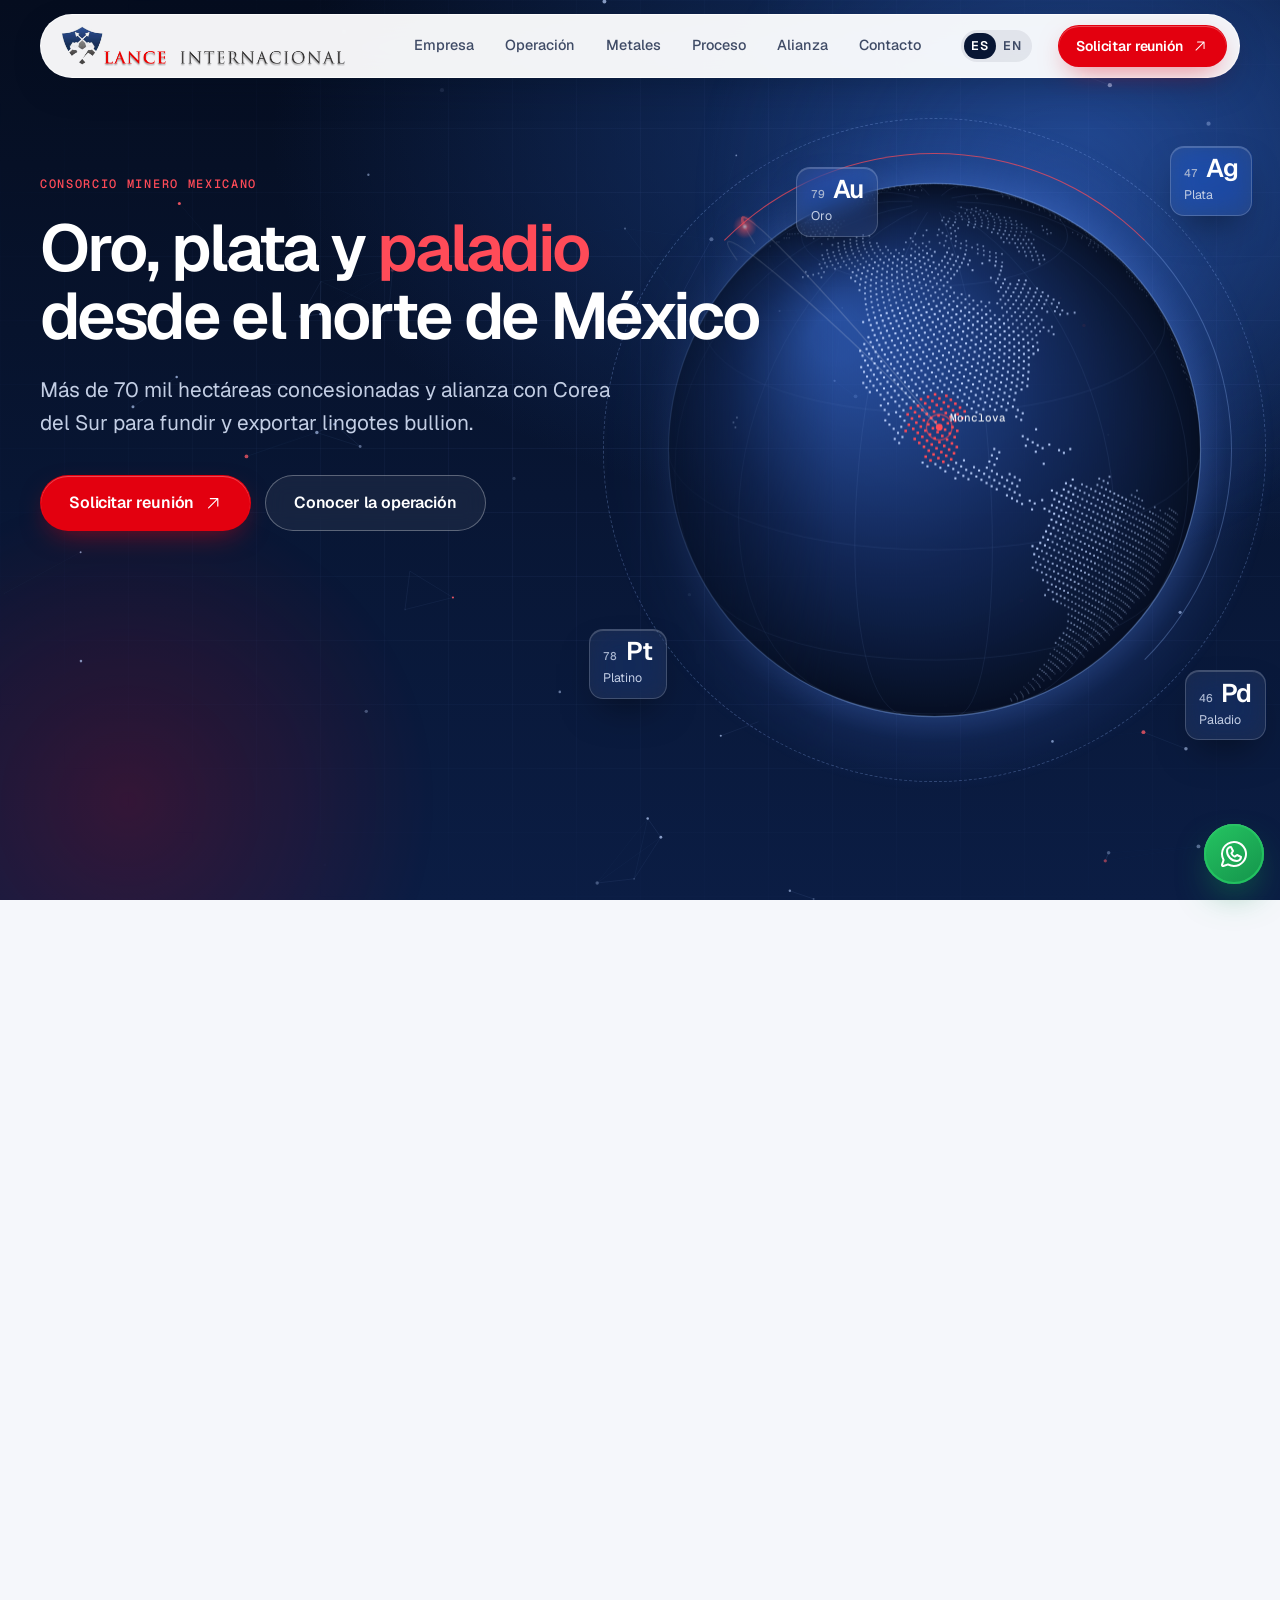
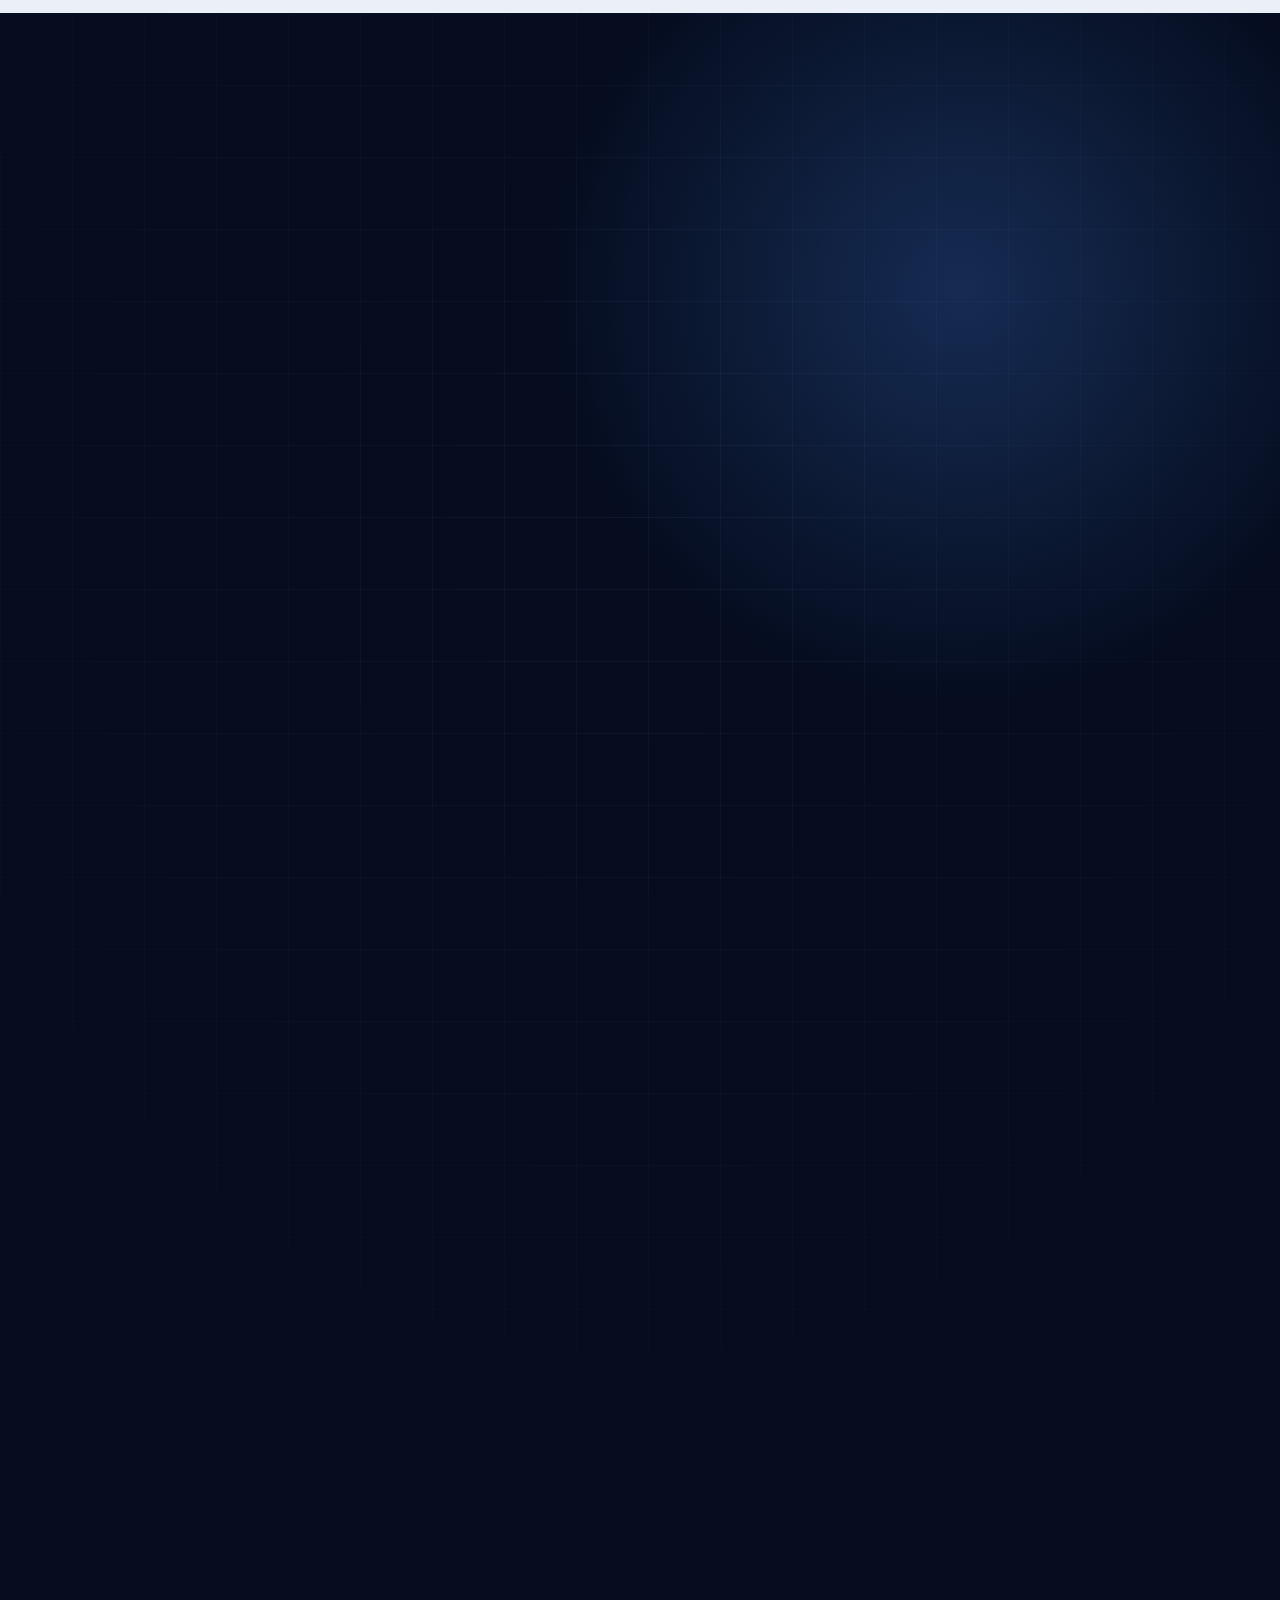
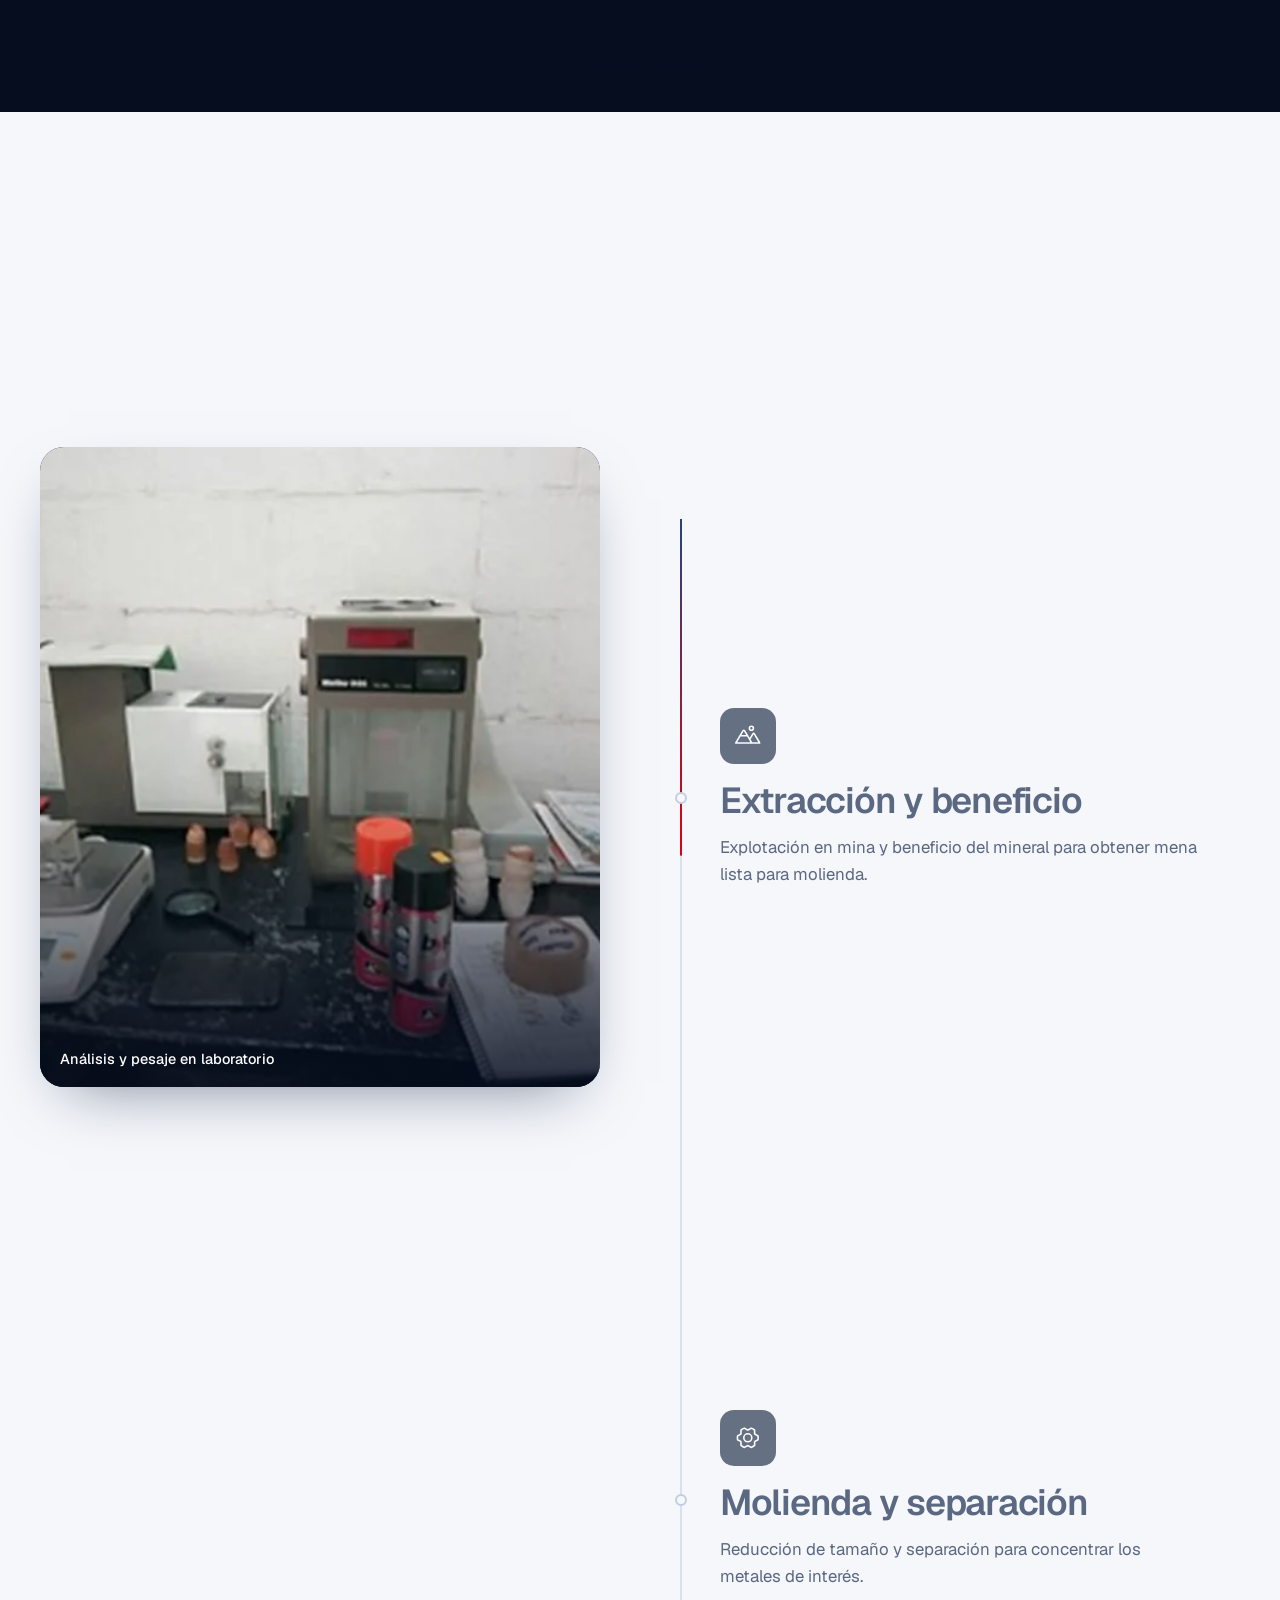
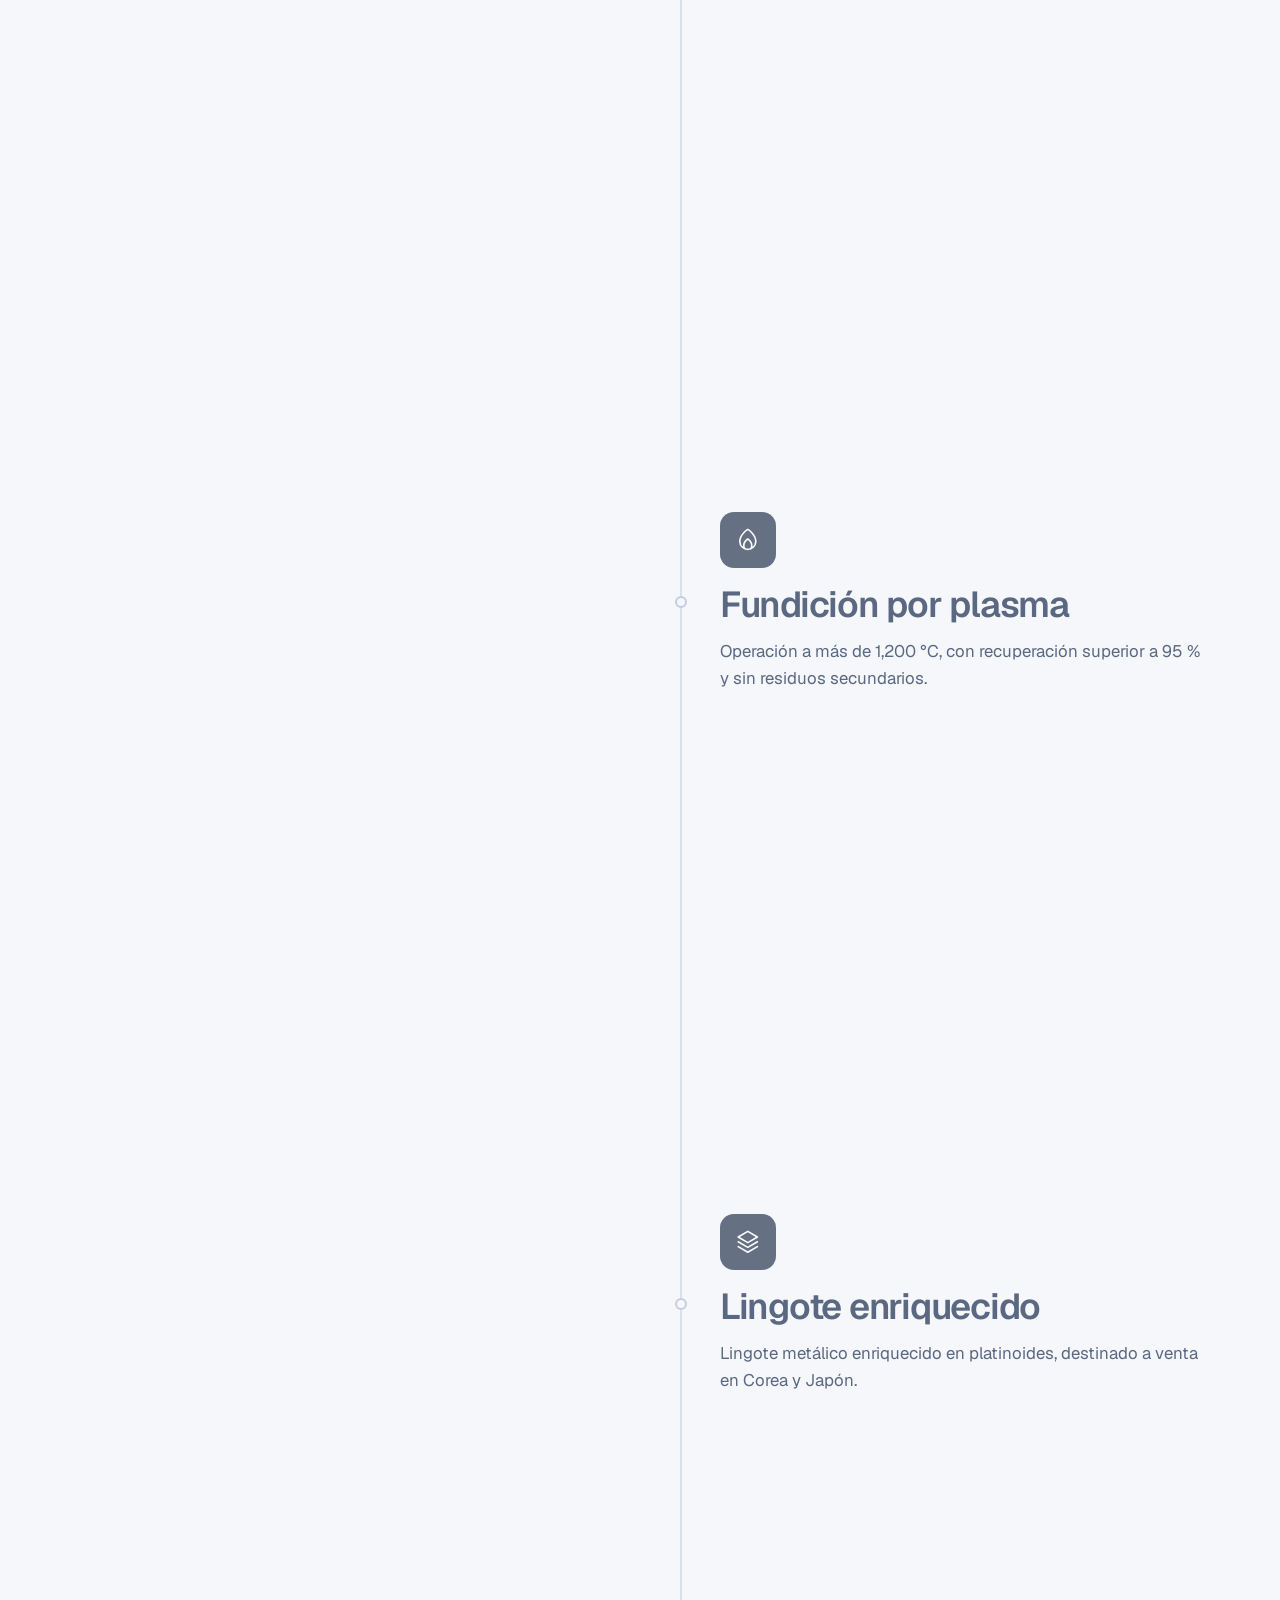
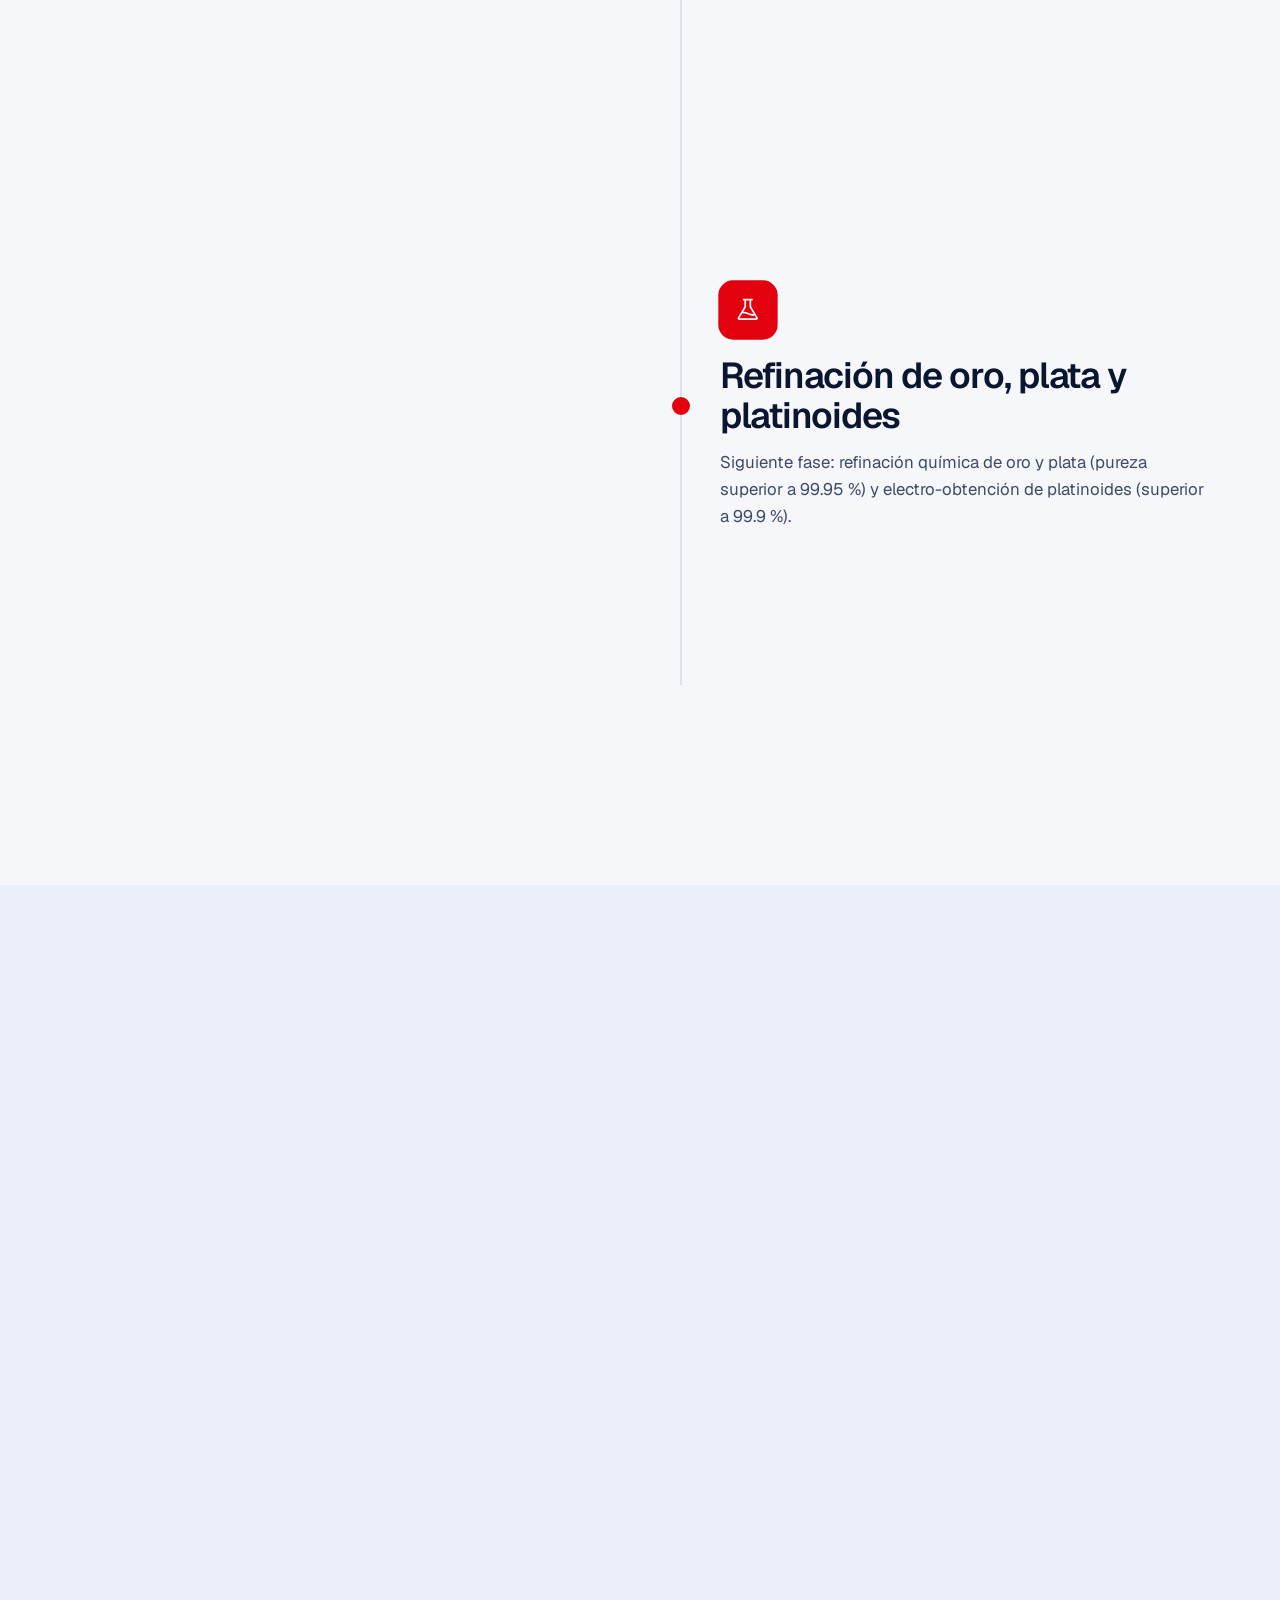
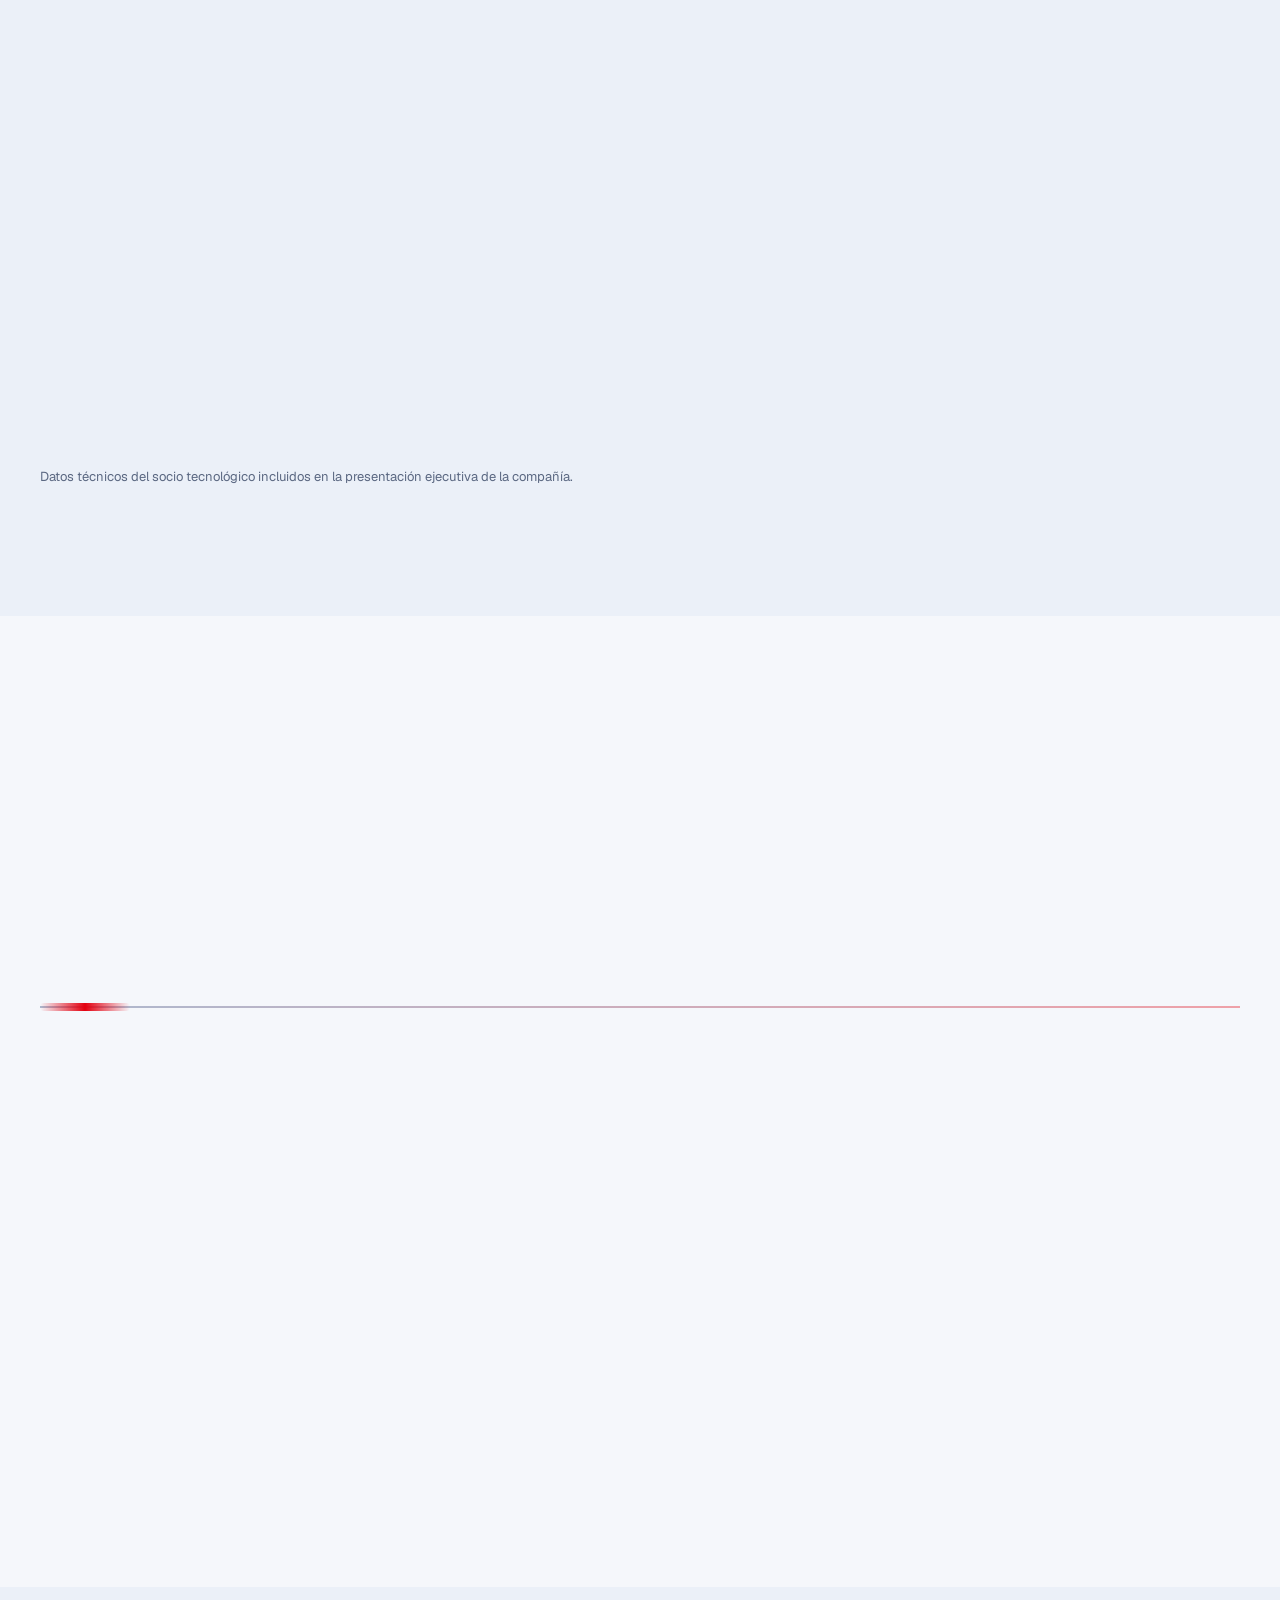
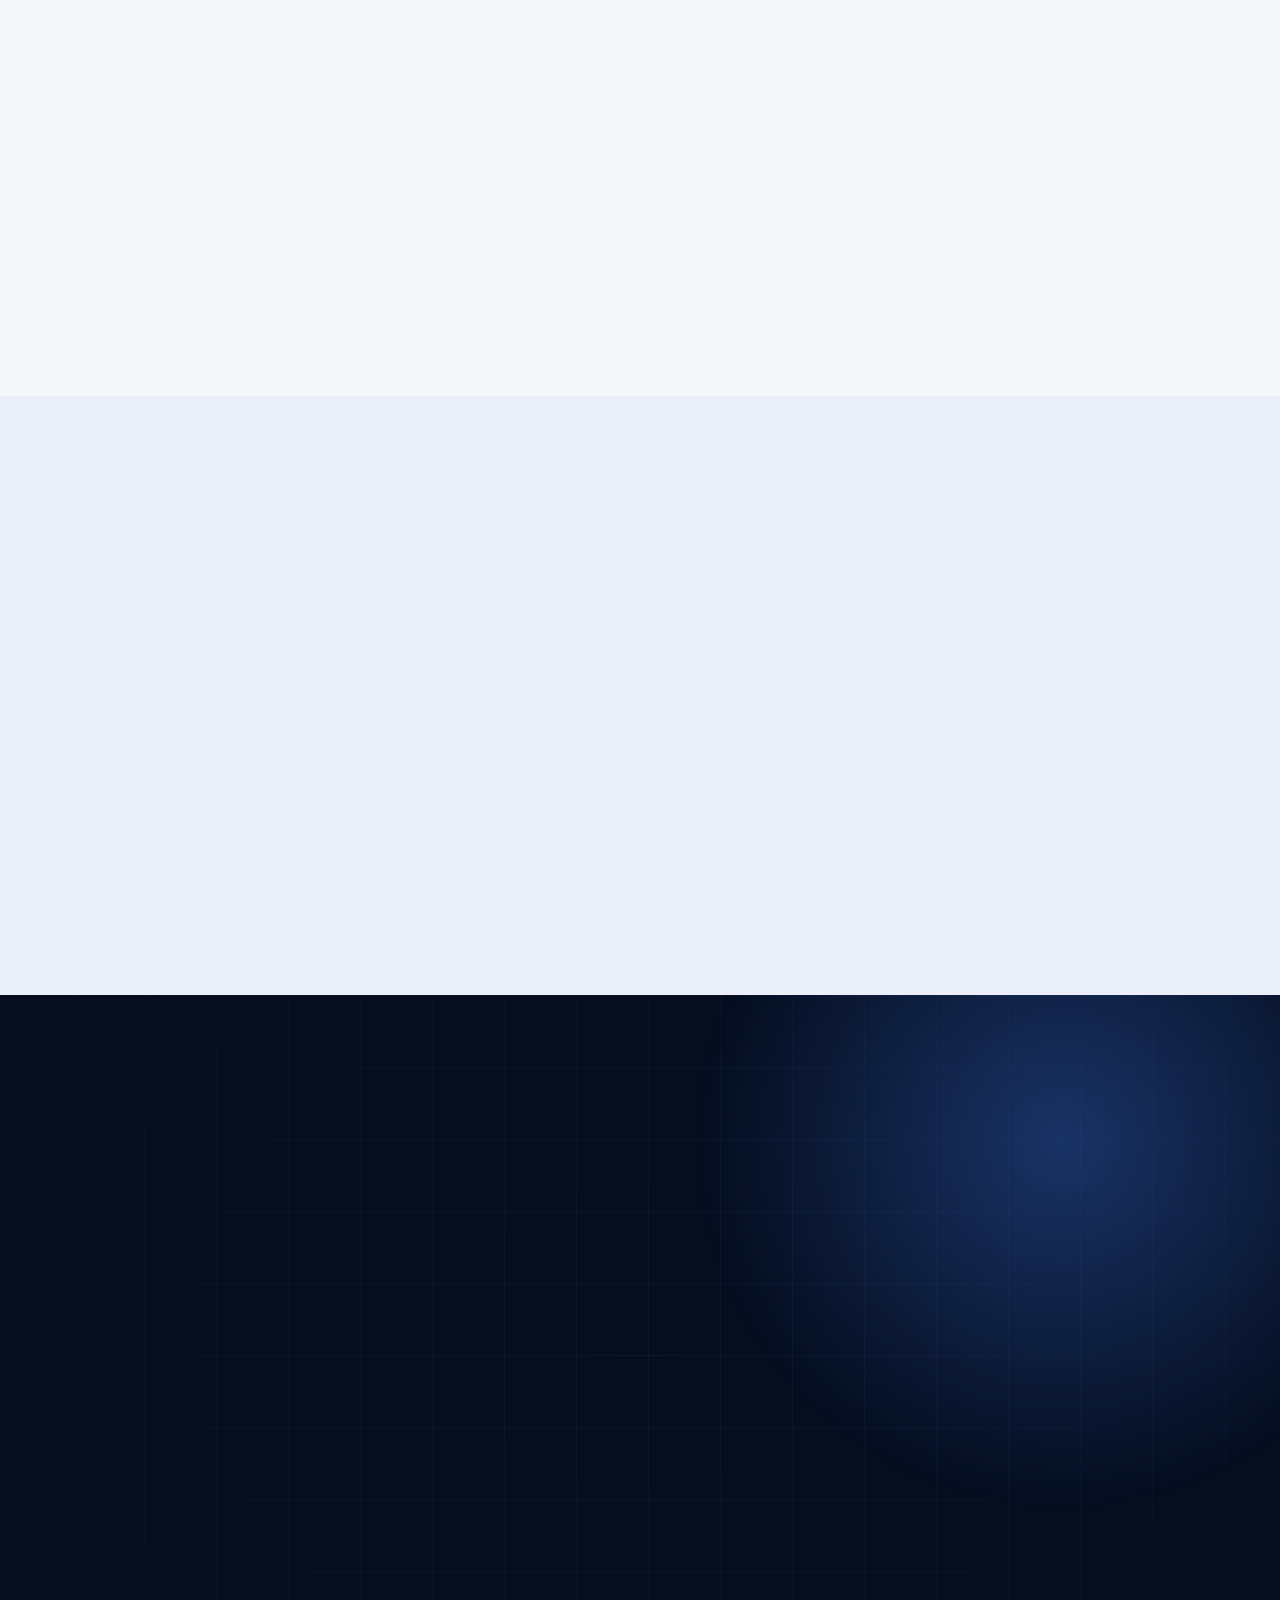
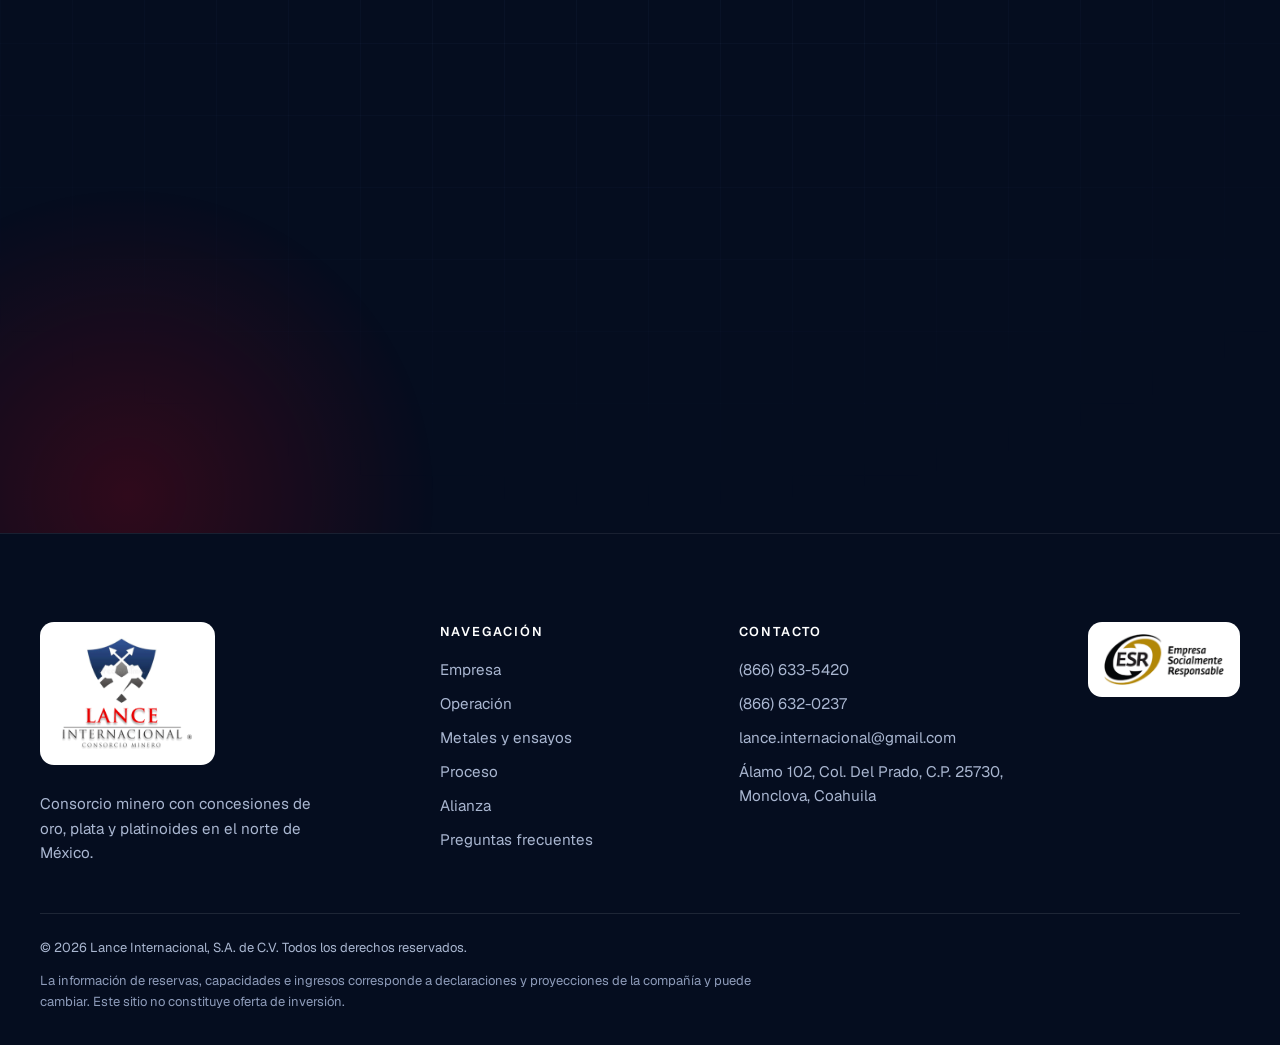
<file: index.html>
<!DOCTYPE html>
<html lang="es-MX" class="no-js">
<head>
  <meta charset="utf-8">
  <meta name="viewport" content="width=device-width, initial-scale=1, viewport-fit=cover">

  <!-- SEO base -->
  <title>Lance Internacional | Minería de oro, plata y platinoides en Coahuila, México</title>
  <meta name="description" content="Lance Internacional: consorcio minero en Monclova, Coahuila, con concesiones de oro, plata y platinoides y alianza con un socio tecnológico de Corea del Sur para exportar lingotes bullion.">
  <meta name="keywords" content="minería México, concesiones mineras Coahuila, oro plata platinoides, paladio platino iridio rodio, lingotes bullion, exportación de concentrados, consorcio minero Monclova">
  <meta name="author" content="Lance Internacional, S.A. de C.V.">
  <meta name="robots" content="index, follow, max-image-preview:large">
  <link rel="canonical" href="https://www.lanceint.com.mx/">
  <meta name="theme-color" content="#081634">
  <meta name="format-detection" content="telephone=yes">

  <!-- Open Graph / Twitter -->
  <meta property="og:type" content="website">
  <meta property="og:locale" content="es_MX">
  <meta property="og:site_name" content="Lance Internacional">
  <meta property="og:title" content="Lance Internacional | Oro, plata y platinoides desde el norte de México">
  <meta property="og:description" content="Más de 70 mil hectáreas concesionadas y alianza tecnológica con Corea del Sur para fundir y exportar lingotes bullion.">
  <meta property="og:url" content="https://www.lanceint.com.mx/">
  <meta property="og:image" content="https://www.lanceint.com.mx/assets/og-image.jpg">
  <meta property="og:image:width" content="1200">
  <meta property="og:image:height" content="630">
  <meta property="og:image:alt" content="Lance Internacional, consorcio minero de Monclova, Coahuila">
  <meta name="twitter:card" content="summary_large_image">
  <meta name="twitter:title" content="Lance Internacional | Minería de metales preciosos en México">
  <meta name="twitter:description" content="Concesiones de oro, plata y platinoides en el norte de México, con alianza de procesamiento en Corea del Sur.">
  <meta name="twitter:image" content="https://www.lanceint.com.mx/assets/og-image.jpg">

  <!-- Iconos -->
  <link rel="icon" type="image/png" sizes="32x32" href="assets/favicon-32.png">
  <link rel="apple-touch-icon" href="assets/apple-touch-icon.png">

  <!-- Tipografía autoalojada: Geist (títulos y texto) y Geist Mono (cifras y datos) -->
  <link rel="preload" as="font" type="font/woff2" href="assets/fonts/geist-latin.woff2" crossorigin>
  <link rel="preload" as="font" type="font/woff2" href="assets/fonts/geist-mono-latin.woff2" crossorigin>
  <link rel="preload" as="image" href="assets/shield.png">
  <link rel="stylesheet" href="styles.css">

  <script>document.documentElement.className = 'js is-loading';</script>

  <!-- Datos estructurados -->
  <script type="application/ld+json">
  {
    "@context": "https://schema.org",
    "@graph": [
      {
        "@type": "Organization",
        "@id": "https://www.lanceint.com.mx/#org",
        "name": "Lance Internacional, S.A. de C.V.",
        "alternateName": "Lance Internacional",
        "url": "https://www.lanceint.com.mx/",
        "logo": "https://www.lanceint.com.mx/assets/logo-stack.png",
        "description": "Consorcio minero con concesiones de oro, plata y platinoides en el norte de México.",
        "email": "lance.internacional@gmail.com",
        "telephone": "+52-866-633-5420",
        "address": {
          "@type": "PostalAddress",
          "streetAddress": "Álamo 102, Col. Del Prado",
          "addressLocality": "Monclova",
          "addressRegion": "Coahuila",
          "postalCode": "25730",
          "addressCountry": "MX"
        },
        "contactPoint": [{
          "@type": "ContactPoint",
          "contactType": "sales",
          "telephone": "+52-866-633-5420",
          "email": "lance.internacional@gmail.com",
          "areaServed": "MX",
          "availableLanguage": ["es", "en"]
        }]
      },
      {
        "@type": "WebSite",
        "@id": "https://www.lanceint.com.mx/#website",
        "url": "https://www.lanceint.com.mx/",
        "name": "Lance Internacional",
        "inLanguage": "es-MX",
        "publisher": { "@id": "https://www.lanceint.com.mx/#org" }
      },
      {
        "@type": "FAQPage",
        "mainEntity": [
          {
            "@type": "Question",
            "name": "¿Qué metales contienen las concesiones de Lance Internacional?",
            "acceptedAnswer": { "@type": "Answer", "text": "Según la presentación ejecutiva de la compañía, las concesiones contienen oro, plata y platinoides: paladio, platino, iridio, rodio, rutenio y osmio." }
          },
          {
            "@type": "Question",
            "name": "¿Qué superficie y reservas declara la compañía?",
            "acceptedAnswer": { "@type": "Answer", "text": "Lance Internacional declara concesiones mineras en el norte de México con superficies del orden de 70 mil hectáreas y más de 500 millones de toneladas de reservas de minerales." }
          },
          {
            "@type": "Question",
            "name": "¿Con quién se procesará el mineral?",
            "acceptedAnswer": { "@type": "Answer", "text": "Existe un contrato de asociación por 5 años, renovable, con una empresa de Corea del Sur con tecnología y equipos para procesar a lingotes tipo bullion y venderlos en Corea y Japón." }
          },
          {
            "@type": "Question",
            "name": "¿Dónde se encuentran las oficinas de Lance Internacional?",
            "acceptedAnswer": { "@type": "Answer", "text": "Álamo 102, Col. Del Prado, C.P. 25730, Monclova, Coahuila, México." }
          },
          {
            "@type": "Question",
            "name": "¿Cómo puedo solicitar una reunión o información?",
            "acceptedAnswer": { "@type": "Answer", "text": "Puede escribir por WhatsApp desde el formulario del sitio, llamar al (866) 633-5420 o 632-0237, o enviar un correo a lance.internacional@gmail.com." }
          }
        ]
      }
    ]
  }
  </script>
</head>

<body>
<a class="skip" href="#main">Saltar al contenido</a>

<svg xmlns="http://www.w3.org/2000/svg" style="position:absolute;width:0;height:0;overflow:hidden" aria-hidden="true" focusable="false"><symbol id="i-arrow-right" viewBox="0 0 256 256"><path d="M221.66,133.66l-72,72a8,8,0,0,1-11.32-11.32L196.69,136H40a8,8,0,0,1,0-16H196.69L138.34,61.66a8,8,0,0,1,11.32-11.32l72,72A8,8,0,0,1,221.66,133.66Z"/></symbol><symbol id="i-arrow-up-right" viewBox="0 0 256 256"><path d="M200,64V168a8,8,0,0,1-16,0V83.31L69.66,197.66a8,8,0,0,1-11.32-11.32L172.69,72H88a8,8,0,0,1,0-16H192A8,8,0,0,1,200,64Z"/></symbol><symbol id="i-phone" viewBox="0 0 256 256"><path d="M222.37,158.46l-47.11-21.11-.13-.06a16,16,0,0,0-15.17,1.4,8.12,8.12,0,0,0-.75.56L134.87,160c-15.42-7.49-31.34-23.29-38.83-38.51l20.78-24.71c.2-.25.39-.5.57-.77a16,16,0,0,0,1.32-15.06l0-.12L97.54,33.64a16,16,0,0,0-16.62-9.52A56.26,56.26,0,0,0,32,80c0,79.4,64.6,144,144,144a56.26,56.26,0,0,0,55.88-48.92A16,16,0,0,0,222.37,158.46ZM176,208A128.14,128.14,0,0,1,48,80,40.2,40.2,0,0,1,82.87,40a.61.61,0,0,0,0,.12l21,47L83.2,111.86a6.13,6.13,0,0,0-.57.77,16,16,0,0,0-1,15.7c9.06,18.53,27.73,37.06,46.46,46.11a16,16,0,0,0,15.75-1.14,8.44,8.44,0,0,0,.74-.56L168.89,152l47,21.05h0s.08,0,.11,0A40.21,40.21,0,0,1,176,208Z"/></symbol><symbol id="i-envelope-simple" viewBox="0 0 256 256"><path d="M224,48H32a8,8,0,0,0-8,8V192a16,16,0,0,0,16,16H216a16,16,0,0,0,16-16V56A8,8,0,0,0,224,48ZM203.43,64,128,133.15,52.57,64ZM216,192H40V74.19l82.59,75.71a8,8,0,0,0,10.82,0L216,74.19V192Z"/></symbol><symbol id="i-map-pin" viewBox="0 0 256 256"><path d="M128,64a40,40,0,1,0,40,40A40,40,0,0,0,128,64Zm0,64a24,24,0,1,1,24-24A24,24,0,0,1,128,128Zm0-112a88.1,88.1,0,0,0-88,88c0,31.4,14.51,64.68,42,96.25a254.19,254.19,0,0,0,41.45,38.3,8,8,0,0,0,9.18,0A254.19,254.19,0,0,0,174,200.25c27.45-31.57,42-64.85,42-96.25A88.1,88.1,0,0,0,128,16Zm0,206c-16.53-13-72-60.75-72-118a72,72,0,0,1,144,0C200,161.23,144.53,209,128,222Z"/></symbol><symbol id="i-check-circle" viewBox="0 0 256 256"><path d="M173.66,98.34a8,8,0,0,1,0,11.32l-56,56a8,8,0,0,1-11.32,0l-24-24a8,8,0,0,1,11.32-11.32L112,148.69l50.34-50.35A8,8,0,0,1,173.66,98.34ZM232,128A104,104,0,1,1,128,24,104.11,104.11,0,0,1,232,128Zm-16,0a88,88,0,1,0-88,88A88.1,88.1,0,0,0,216,128Z"/></symbol><symbol id="i-list" viewBox="0 0 256 256"><path d="M224,128a8,8,0,0,1-8,8H40a8,8,0,0,1,0-16H216A8,8,0,0,1,224,128ZM40,72H216a8,8,0,0,0,0-16H40a8,8,0,0,0,0,16ZM216,184H40a8,8,0,0,0,0,16H216a8,8,0,0,0,0-16Z"/></symbol><symbol id="i-x" viewBox="0 0 256 256"><path d="M205.66,194.34a8,8,0,0,1-11.32,11.32L128,139.31,61.66,205.66a8,8,0,0,1-11.32-11.32L116.69,128,50.34,61.66A8,8,0,0,1,61.66,50.34L128,116.69l66.34-66.35a8,8,0,0,1,11.32,11.32L139.31,128Z"/></symbol><symbol id="i-whatsapp-logo" viewBox="0 0 256 256"><path d="M187.58,144.84l-32-16a8,8,0,0,0-8,.5l-14.69,9.8a40.55,40.55,0,0,1-16-16l9.8-14.69a8,8,0,0,0,.5-8l-16-32A8,8,0,0,0,104,64a40,40,0,0,0-40,40,88.1,88.1,0,0,0,88,88,40,40,0,0,0,40-40A8,8,0,0,0,187.58,144.84ZM152,176a72.08,72.08,0,0,1-72-72A24,24,0,0,1,99.29,80.46l11.48,23L101,118a8,8,0,0,0-.73,7.51,56.47,56.47,0,0,0,30.15,30.15A8,8,0,0,0,138,155l14.61-9.74,23,11.48A24,24,0,0,1,152,176ZM128,24A104,104,0,0,0,36.18,176.88L24.83,210.93a16,16,0,0,0,20.24,20.24l34.05-11.35A104,104,0,1,0,128,24Zm0,192a87.87,87.87,0,0,1-44.06-11.81,8,8,0,0,0-6.54-.67L40,216,52.47,178.6a8,8,0,0,0-.66-6.54A88,88,0,1,1,128,216Z"/></symbol><symbol id="i-caret-down" viewBox="0 0 256 256"><path d="M213.66,101.66l-80,80a8,8,0,0,1-11.32,0l-80-80A8,8,0,0,1,53.66,90.34L128,164.69l74.34-74.35a8,8,0,0,1,11.32,11.32Z"/></symbol><symbol id="i-plus" viewBox="0 0 256 256"><path d="M224,128a8,8,0,0,1-8,8H136v80a8,8,0,0,1-16,0V136H40a8,8,0,0,1,0-16h80V40a8,8,0,0,1,16,0v80h80A8,8,0,0,1,224,128Z"/></symbol><symbol id="i-globe-hemisphere-west" viewBox="0 0 256 256"><path d="M128,24A104,104,0,1,0,232,128,104.11,104.11,0,0,0,128,24Zm88,104a87.62,87.62,0,0,1-6.4,32.94l-44.7-27.49a15.92,15.92,0,0,0-6.24-2.23l-22.82-3.08a16.11,16.11,0,0,0-16,7.86h-8.72l-3.8-7.86a15.91,15.91,0,0,0-11-8.67l-8-1.73L96.14,104h16.71a16.06,16.06,0,0,0,7.73-2l12.25-6.76a16.62,16.62,0,0,0,3-2.14l26.91-24.34A15.93,15.93,0,0,0,166,49.1l-.36-.65A88.11,88.11,0,0,1,216,128ZM143.31,41.34,152,56.9,125.09,81.24,112.85,88H96.14a16,16,0,0,0-13.88,8l-8.73,15.23L63.38,84.19,74.32,58.32a87.87,87.87,0,0,1,69-17ZM40,128a87.53,87.53,0,0,1,8.54-37.8l11.34,30.27a16,16,0,0,0,11.62,10l21.43,4.61L96.74,143a16.09,16.09,0,0,0,14.4,9h1.48l-7.23,16.23a16,16,0,0,0,2.86,17.37l.14.14L128,205.94l-1.94,10A88.11,88.11,0,0,1,40,128Zm102.58,86.78,1.13-5.81a16.09,16.09,0,0,0-4-13.9,1.85,1.85,0,0,1-.14-.14L120,174.74,133.7,144l22.82,3.08,45.72,28.12A88.18,88.18,0,0,1,142.58,214.78Z"/></symbol><symbol id="i-factory" viewBox="0 0 256 256"><path d="M116,176a8,8,0,0,1-8,8H80a8,8,0,0,1,0-16h28A8,8,0,0,1,116,176Zm60-8H148a8,8,0,0,0,0,16h28a8,8,0,0,0,0-16Zm64,48a8,8,0,0,1-8,8H24a8,8,0,0,1,0-16h8V88a8,8,0,0,1,12.8-6.4L96,120V88a8,8,0,0,1,12.8-6.4l38.74,29.05L159.1,29.74A16.08,16.08,0,0,1,174.94,16h18.12A16.08,16.08,0,0,1,208.9,29.74l15,105.13s.08.78.08,1.13v72h8A8,8,0,0,1,240,216Zm-77.86-94.4,8.53,6.4h36.11L193.06,32H174.94ZM48,208H208V144H168a8,8,0,0,1-4.8-1.6l-14.4-10.8,0,0L112,104v32a8,8,0,0,1-12.8,6.4L48,104Z"/></symbol><symbol id="i-flask" viewBox="0 0 256 256"><path d="M221.69,199.77,160,96.92V40h8a8,8,0,0,0,0-16H88a8,8,0,0,0,0,16h8V96.92L34.31,199.77A16,16,0,0,0,48,224H208a16,16,0,0,0,13.72-24.23ZM110.86,103.25A7.93,7.93,0,0,0,112,99.14V40h32V99.14a7.93,7.93,0,0,0,1.14,4.11L183.36,167c-12,2.37-29.07,1.37-51.75-10.11-15.91-8.05-31.05-12.32-45.22-12.81ZM48,208l28.54-47.58c14.25-1.74,30.31,1.85,47.82,10.72,19,9.61,35,12.88,48,12.88a69.89,69.89,0,0,0,19.55-2.7L208,208Z"/></symbol><symbol id="i-mountains" viewBox="0 0 256 256"><path d="M164,80a28,28,0,1,0-28-28A28,28,0,0,0,164,80Zm0-40a12,12,0,1,1-12,12A12,12,0,0,1,164,40Zm90.88,155.92-54.56-92.08A15.87,15.87,0,0,0,186.55,96h0a15.85,15.85,0,0,0-13.76,7.84L146.63,148l-44.84-76.1a16,16,0,0,0-27.58,0L1.11,195.94A8,8,0,0,0,8,208H248a8,8,0,0,0,6.88-12.08ZM88,80l23.57,40H64.43ZM22,192l33-56h66l18.74,31.8,0,0L154,192Zm150.57,0-16.66-28.28L186.55,112,234,192Z"/></symbol><symbol id="i-shield-check" viewBox="0 0 256 256"><path d="M208,40H48A16,16,0,0,0,32,56v56c0,52.72,25.52,84.67,46.93,102.19,23.06,18.86,46,25.26,47,25.53a8,8,0,0,0,4.2,0c1-.27,23.91-6.67,47-25.53C198.48,196.67,224,164.72,224,112V56A16,16,0,0,0,208,40Zm0,72c0,37.07-13.66,67.16-40.6,89.42A129.3,129.3,0,0,1,128,223.62a128.25,128.25,0,0,1-38.92-21.81C61.82,179.51,48,149.3,48,112l0-56,160,0ZM82.34,141.66a8,8,0,0,1,11.32-11.32L112,148.69l50.34-50.35a8,8,0,0,1,11.32,11.32l-56,56a8,8,0,0,1-11.32,0Z"/></symbol><symbol id="i-certificate" viewBox="0 0 256 256"><path d="M128,136a8,8,0,0,1-8,8H72a8,8,0,0,1,0-16h48A8,8,0,0,1,128,136Zm-8-40H72a8,8,0,0,0,0,16h48a8,8,0,0,0,0-16Zm112,65.47V224A8,8,0,0,1,220,231l-24-13.74L172,231A8,8,0,0,1,160,224V200H40a16,16,0,0,1-16-16V56A16,16,0,0,1,40,40H216a16,16,0,0,1,16,16V86.53a51.88,51.88,0,0,1,0,74.94ZM160,184V161.47A52,52,0,0,1,216,76V56H40V184Zm56-12a51.88,51.88,0,0,1-40,0v38.22l16-9.16a8,8,0,0,1,7.94,0l16,9.16Zm16-48a36,36,0,1,0-36,36A36,36,0,0,0,232,124Z"/></symbol><symbol id="i-gear-six" viewBox="0 0 256 256"><path d="M128,80a48,48,0,1,0,48,48A48.05,48.05,0,0,0,128,80Zm0,80a32,32,0,1,1,32-32A32,32,0,0,1,128,160Zm109.94-52.79a8,8,0,0,0-3.89-5.4l-29.83-17-.12-33.62a8,8,0,0,0-2.83-6.08,111.91,111.91,0,0,0-36.72-20.67,8,8,0,0,0-6.46.59L128,41.85,97.88,25a8,8,0,0,0-6.47-.6A112.1,112.1,0,0,0,54.73,45.15a8,8,0,0,0-2.83,6.07l-.15,33.65-29.83,17a8,8,0,0,0-3.89,5.4,106.47,106.47,0,0,0,0,41.56,8,8,0,0,0,3.89,5.4l29.83,17,.12,33.62a8,8,0,0,0,2.83,6.08,111.91,111.91,0,0,0,36.72,20.67,8,8,0,0,0,6.46-.59L128,214.15,158.12,231a7.91,7.91,0,0,0,3.9,1,8.09,8.09,0,0,0,2.57-.42,112.1,112.1,0,0,0,36.68-20.73,8,8,0,0,0,2.83-6.07l.15-33.65,29.83-17a8,8,0,0,0,3.89-5.4A106.47,106.47,0,0,0,237.94,107.21Zm-15,34.91-28.57,16.25a8,8,0,0,0-3,3c-.58,1-1.19,2.06-1.81,3.06a7.94,7.94,0,0,0-1.22,4.21l-.15,32.25a95.89,95.89,0,0,1-25.37,14.3L134,199.13a8,8,0,0,0-3.91-1h-.19c-1.21,0-2.43,0-3.64,0a8.08,8.08,0,0,0-4.1,1l-28.84,16.1A96,96,0,0,1,67.88,201l-.11-32.2a8,8,0,0,0-1.22-4.22c-.62-1-1.23-2-1.8-3.06a8.09,8.09,0,0,0-3-3.06l-28.6-16.29a90.49,90.49,0,0,1,0-28.26L61.67,97.63a8,8,0,0,0,3-3c.58-1,1.19-2.06,1.81-3.06a7.94,7.94,0,0,0,1.22-4.21l.15-32.25a95.89,95.89,0,0,1,25.37-14.3L122,56.87a8,8,0,0,0,4.1,1c1.21,0,2.43,0,3.64,0a8.08,8.08,0,0,0,4.1-1l28.84-16.1A96,96,0,0,1,188.12,55l.11,32.2a8,8,0,0,0,1.22,4.22c.62,1,1.23,2,1.8,3.06a8.09,8.09,0,0,0,3,3.06l28.6,16.29A90.49,90.49,0,0,1,222.9,142.12Z"/></symbol><symbol id="i-buildings" viewBox="0 0 256 256"><path d="M240,208H224V96a16,16,0,0,0-16-16H144V32a16,16,0,0,0-24.88-13.32L39.12,72A16,16,0,0,0,32,85.34V208H16a8,8,0,0,0,0,16H240a8,8,0,0,0,0-16ZM208,96V208H144V96ZM48,85.34,128,32V208H48ZM112,112v16a8,8,0,0,1-16,0V112a8,8,0,1,1,16,0Zm-32,0v16a8,8,0,0,1-16,0V112a8,8,0,1,1,16,0Zm0,56v16a8,8,0,0,1-16,0V168a8,8,0,0,1,16,0Zm32,0v16a8,8,0,0,1-16,0V168a8,8,0,0,1,16,0Z"/></symbol><symbol id="i-trend-up" viewBox="0 0 256 256"><path d="M240,56v64a8,8,0,0,1-16,0V75.31l-82.34,82.35a8,8,0,0,1-11.32,0L96,123.31,29.66,189.66a8,8,0,0,1-11.32-11.32l72-72a8,8,0,0,1,11.32,0L136,140.69,212.69,64H168a8,8,0,0,1,0-16h64A8,8,0,0,1,240,56Z"/></symbol><symbol id="i-handshake" viewBox="0 0 256 256"><path d="M254.3,107.91,228.78,56.85a16,16,0,0,0-21.47-7.15L182.44,62.13,130.05,48.27a8.14,8.14,0,0,0-4.1,0L73.56,62.13,48.69,49.7a16,16,0,0,0-21.47,7.15L1.7,107.9a16,16,0,0,0,7.15,21.47l27,13.51,55.49,39.63a8.06,8.06,0,0,0,2.71,1.25l64,16a8,8,0,0,0,7.6-2.1l55.07-55.08,26.42-13.21a16,16,0,0,0,7.15-21.46Zm-54.89,33.37L165,113.72a8,8,0,0,0-10.68.61C136.51,132.27,116.66,130,104,122L147.24,80h31.81l27.21,54.41ZM41.53,64,62,74.22,36.43,125.27,16,115.06Zm116,119.13L99.42,168.61l-49.2-35.14,28-56L128,64.28l9.8,2.59-45,43.68-.08.09a16,16,0,0,0,2.72,24.81c20.56,13.13,45.37,11,64.91-5L188,152.66Zm62-57.87-25.52-51L214.47,64,240,115.06Zm-87.75,92.67a8,8,0,0,1-7.75,6.06,8.13,8.13,0,0,1-1.95-.24L80.41,213.33a7.89,7.89,0,0,1-2.71-1.25L51.35,193.26a8,8,0,0,1,9.3-13l25.11,17.94L126,208.24A8,8,0,0,1,131.82,217.94Z"/></symbol><symbol id="i-flame" viewBox="0 0 256 256"><path d="M173.79,51.48a221.25,221.25,0,0,0-41.67-34.34,8,8,0,0,0-8.24,0A221.25,221.25,0,0,0,82.21,51.48C54.59,80.48,40,112.47,40,144a88,88,0,0,0,176,0C216,112.47,201.41,80.48,173.79,51.48ZM96,184c0-27.67,22.53-47.28,32-54.3,9.48,7,32,26.63,32,54.3a32,32,0,0,1-64,0Zm77.27,15.93A47.8,47.8,0,0,0,176,184c0-44-42.09-69.79-43.88-70.86a8,8,0,0,0-8.24,0C122.09,114.21,80,140,80,184a47.8,47.8,0,0,0,2.73,15.93A71.88,71.88,0,0,1,56,144c0-34.41,20.4-63.15,37.52-81.19A216.21,216.21,0,0,1,128,33.54a215.77,215.77,0,0,1,34.48,29.27C193.49,95.5,200,125,200,144A71.88,71.88,0,0,1,173.27,199.93Z"/></symbol><symbol id="i-truck" viewBox="0 0 256 256"><path d="M255.42,117l-14-35A15.93,15.93,0,0,0,226.58,72H192V64a8,8,0,0,0-8-8H32A16,16,0,0,0,16,72V184a16,16,0,0,0,16,16H49a32,32,0,0,0,62,0h50a32,32,0,0,0,62,0h17a16,16,0,0,0,16-16V120A7.94,7.94,0,0,0,255.42,117ZM192,88h34.58l9.6,24H192ZM32,72H176v64H32ZM80,208a16,16,0,1,1,16-16A16,16,0,0,1,80,208Zm81-24H111a32,32,0,0,0-62,0H32V152H176v12.31A32.11,32.11,0,0,0,161,184Zm31,24a16,16,0,1,1,16-16A16,16,0,0,1,192,208Zm48-24H223a32.06,32.06,0,0,0-31-24V128h48Z"/></symbol><symbol id="i-leaf" viewBox="0 0 256 256"><path d="M223.45,40.07a8,8,0,0,0-7.52-7.52C139.8,28.08,78.82,51,52.82,94a87.09,87.09,0,0,0-12.76,49c.57,15.92,5.21,32,13.79,47.85l-19.51,19.5a8,8,0,0,0,11.32,11.32l19.5-19.51C81,210.73,97.09,215.37,113,215.94q1.67.06,3.33.06A86.93,86.93,0,0,0,162,203.18C205,177.18,227.93,116.21,223.45,40.07ZM153.75,189.5c-22.75,13.78-49.68,14-76.71.77l88.63-88.62a8,8,0,0,0-11.32-11.32L65.73,179c-13.19-27-13-54,.77-76.71,22.09-36.47,74.6-56.44,141.31-54.06C210.2,114.89,190.22,167.41,153.75,189.5Z"/></symbol><symbol id="i-scales" viewBox="0 0 256 256"><path d="M239.43,133l-32-80h0a8,8,0,0,0-9.16-4.84L136,62V40a8,8,0,0,0-16,0V65.58L54.26,80.19A8,8,0,0,0,48.57,85h0v.06L16.57,165a7.92,7.92,0,0,0-.57,3c0,23.31,24.54,32,40,32s40-8.69,40-32a7.92,7.92,0,0,0-.57-3L66.92,93.77,120,82V208H104a8,8,0,0,0,0,16h48a8,8,0,0,0,0-16H136V78.42L187,67.1,160.57,133a7.92,7.92,0,0,0-.57,3c0,23.31,24.54,32,40,32s40-8.69,40-32A7.92,7.92,0,0,0,239.43,133ZM56,184c-7.53,0-22.76-3.61-23.93-14.64L56,109.54l23.93,59.82C78.76,180.39,63.53,184,56,184Zm144-32c-7.53,0-22.76-3.61-23.93-14.64L200,77.54l23.93,59.82C222.76,148.39,207.53,152,200,152Z"/></symbol><symbol id="i-atom" viewBox="0 0 256 256"><path d="M196.12,128c24.65-34.61,37.22-70.38,19.74-87.86S162.61,35.23,128,59.88C93.39,35.23,57.62,22.66,40.14,40.14S35.23,93.39,59.88,128c-24.65,34.61-37.22,70.38-19.74,87.86h0c5.63,5.63,13.15,8.14,21.91,8.14,18.48,0,42.48-11.17,66-27.88C151.47,212.83,175.47,224,194,224c8.76,0,16.29-2.52,21.91-8.14h0C233.34,198.38,220.77,162.61,196.12,128Zm8.43-76.55c7.64,7.64,2.48,32.4-18.52,63.28a300.33,300.33,0,0,0-21.19-23.57A300.33,300.33,0,0,0,141.27,70C172.15,49,196.91,43.8,204.55,51.45ZM176.29,128a289.14,289.14,0,0,1-22.76,25.53A289.14,289.14,0,0,1,128,176.29a289.14,289.14,0,0,1-25.53-22.76A289.14,289.14,0,0,1,79.71,128,298.62,298.62,0,0,1,128,79.71a289.14,289.14,0,0,1,25.53,22.76A289.14,289.14,0,0,1,176.29,128ZM51.45,51.45c2.2-2.21,5.83-3.35,10.62-3.35C73.89,48.1,92.76,55,114.72,70A304,304,0,0,0,91.16,91.16,300.33,300.33,0,0,0,70,114.73C49,83.85,43.81,59.09,51.45,51.45Zm0,153.1C43.81,196.91,49,172.15,70,141.27a300.33,300.33,0,0,0,21.19,23.57A304.18,304.18,0,0,0,114.73,186C83.85,207,59.09,212.2,51.45,204.55Zm153.1,0c-7.64,7.65-32.4,2.48-63.28-18.52a304.18,304.18,0,0,0,23.57-21.19A300.33,300.33,0,0,0,186,141.27C207,172.15,212.19,196.91,204.55,204.55ZM140,128a12,12,0,1,1-12-12A12,12,0,0,1,140,128Z"/></symbol><symbol id="i-cube" viewBox="0 0 256 256"><path d="M223.68,66.15,135.68,18h0a15.88,15.88,0,0,0-15.36,0l-88,48.17a16,16,0,0,0-8.32,14v95.64a16,16,0,0,0,8.32,14l88,48.17a15.88,15.88,0,0,0,15.36,0l88-48.17a16,16,0,0,0,8.32-14V80.18A16,16,0,0,0,223.68,66.15ZM128,32h0l80.34,44L128,120,47.66,76ZM40,90l80,43.78v85.79L40,175.82Zm96,129.57V133.82L216,90v85.78Z"/></symbol><symbol id="i-hard-hat" viewBox="0 0 256 256"><path d="M224,152V136a96.37,96.37,0,0,0-64-90.51V40a16,16,0,0,0-16-16H112A16,16,0,0,0,96,40v5.49A96.37,96.37,0,0,0,32,136v16a16,16,0,0,0-16,16v24a16,16,0,0,0,16,16H224a16,16,0,0,0,16-16V168A16,16,0,0,0,224,152Zm-16-16v16H160V62.67A80.36,80.36,0,0,1,208,136ZM144,40V152H112V40ZM48,136A80.36,80.36,0,0,1,96,62.67V152H48Zm176,56H32V168H224v24Z"/></symbol><symbol id="i-airplane-takeoff" viewBox="0 0 256 256"><path d="M176,216a8,8,0,0,1-8,8H24a8,8,0,0,1,0-16H168A8,8,0,0,1,176,216ZM247.86,93.15a8,8,0,0,1-3.76,5.39l-147.41,88a40.18,40.18,0,0,1-20.26,5.52,39.78,39.78,0,0,1-27.28-10.87l-.12-.12L13,145.8a16,16,0,0,1,4.49-26.21l3-1.47a8,8,0,0,1,6.08-.4l28.26,9.54L75,115.06,53.17,93.87A16,16,0,0,1,57.7,67.4l.32-.13,7.15-2.71a8,8,0,0,1,5.59,0L124.7,84.38,176.27,53.6a39.82,39.82,0,0,1,51.28,9.12l.12.15,18.64,23.89A8,8,0,0,1,247.86,93.15Zm-19.74-3.7-13-16.67a23.88,23.88,0,0,0-30.68-5.42l-54.8,32.72a8.06,8.06,0,0,1-6.87.64L68,80.58l-4,1.53.21.2L93.57,110.8a8,8,0,0,1-1.43,12.58L59.93,142.87a8,8,0,0,1-6.7.73l-28.67-9.67-.19.1-.37.17a.71.71,0,0,1,.13.12l36,35.26a23.85,23.85,0,0,0,28.42,3.18Z"/></symbol><symbol id="i-clock" viewBox="0 0 256 256"><path d="M128,24A104,104,0,1,0,232,128,104.11,104.11,0,0,0,128,24Zm0,192a88,88,0,1,1,88-88A88.1,88.1,0,0,1,128,216Zm64-88a8,8,0,0,1-8,8H128a8,8,0,0,1-8-8V72a8,8,0,0,1,16,0v48h48A8,8,0,0,1,192,128Z"/></symbol><symbol id="i-warning" viewBox="0 0 256 256"><path d="M236.8,188.09,149.35,36.22h0a24.76,24.76,0,0,0-42.7,0L19.2,188.09a23.51,23.51,0,0,0,0,23.72A24.35,24.35,0,0,0,40.55,224h174.9a24.35,24.35,0,0,0,21.33-12.19A23.51,23.51,0,0,0,236.8,188.09ZM222.93,203.8a8.5,8.5,0,0,1-7.48,4.2H40.55a8.5,8.5,0,0,1-7.48-4.2,7.59,7.59,0,0,1,0-7.72L120.52,44.21a8.75,8.75,0,0,1,15,0l87.45,151.87A7.59,7.59,0,0,1,222.93,203.8ZM120,144V104a8,8,0,0,1,16,0v40a8,8,0,0,1-16,0Zm20,36a12,12,0,1,1-12-12A12,12,0,0,1,140,180Z"/></symbol><symbol id="i-file-text" viewBox="0 0 256 256"><path d="M213.66,82.34l-56-56A8,8,0,0,0,152,24H56A16,16,0,0,0,40,40V216a16,16,0,0,0,16,16H200a16,16,0,0,0,16-16V88A8,8,0,0,0,213.66,82.34ZM160,51.31,188.69,80H160ZM200,216H56V40h88V88a8,8,0,0,0,8,8h48V216Zm-32-80a8,8,0,0,1-8,8H96a8,8,0,0,1,0-16h64A8,8,0,0,1,168,136Zm0,32a8,8,0,0,1-8,8H96a8,8,0,0,1,0-16h64A8,8,0,0,1,168,168Z"/></symbol><symbol id="i-users-three" viewBox="0 0 256 256"><path d="M244.8,150.4a8,8,0,0,1-11.2-1.6A51.6,51.6,0,0,0,192,128a8,8,0,0,1-7.37-4.89,8,8,0,0,1,0-6.22A8,8,0,0,1,192,112a24,24,0,1,0-23.24-30,8,8,0,1,1-15.5-4A40,40,0,1,1,219,117.51a67.94,67.94,0,0,1,27.43,21.68A8,8,0,0,1,244.8,150.4ZM190.92,212a8,8,0,1,1-13.84,8,57,57,0,0,0-98.16,0,8,8,0,1,1-13.84-8,72.06,72.06,0,0,1,33.74-29.92,48,48,0,1,1,58.36,0A72.06,72.06,0,0,1,190.92,212ZM128,176a32,32,0,1,0-32-32A32,32,0,0,0,128,176ZM72,120a8,8,0,0,0-8-8A24,24,0,1,1,87.24,82a8,8,0,1,0,15.5-4A40,40,0,1,0,37,117.51,67.94,67.94,0,0,0,9.6,139.19a8,8,0,1,0,12.8,9.61A51.6,51.6,0,0,1,64,128,8,8,0,0,0,72,120Z"/></symbol><symbol id="i-compass" viewBox="0 0 256 256"><path d="M128,24A104,104,0,1,0,232,128,104.11,104.11,0,0,0,128,24Zm0,192a88,88,0,1,1,88-88A88.1,88.1,0,0,1,128,216ZM172.42,72.84l-64,32a8.05,8.05,0,0,0-3.58,3.58l-32,64A8,8,0,0,0,80,184a8.1,8.1,0,0,0,3.58-.84l64-32a8.05,8.05,0,0,0,3.58-3.58l32-64a8,8,0,0,0-10.74-10.74ZM138,138,97.89,158.11,118,118l40.15-20.07Z"/></symbol><symbol id="i-lightning" viewBox="0 0 256 256"><path d="M215.79,118.17a8,8,0,0,0-5-5.66L153.18,90.9l14.66-73.33a8,8,0,0,0-13.69-7l-112,120a8,8,0,0,0,3,13l57.63,21.61L88.16,238.43a8,8,0,0,0,13.69,7l112-120A8,8,0,0,0,215.79,118.17ZM109.37,214l10.47-52.38a8,8,0,0,0-5-9.06L62,132.71l84.62-90.66L136.16,94.43a8,8,0,0,0,5,9.06l52.8,19.8Z"/></symbol><symbol id="i-target" viewBox="0 0 256 256"><path d="M221.87,83.16A104.1,104.1,0,1,1,195.67,49l22.67-22.68a8,8,0,0,1,11.32,11.32l-96,96a8,8,0,0,1-11.32-11.32l27.72-27.72a40,40,0,1,0,17.87,31.09,8,8,0,1,1,16-.9,56,56,0,1,1-22.38-41.65L184.3,60.39a87.88,87.88,0,1,0,23.13,29.67,8,8,0,0,1,14.44-6.9Z"/></symbol><symbol id="i-seal-check" viewBox="0 0 256 256"><path d="M225.86,102.82c-3.77-3.94-7.67-8-9.14-11.57-1.36-3.27-1.44-8.69-1.52-13.94-.15-9.76-.31-20.82-8-28.51s-18.75-7.85-28.51-8c-5.25-.08-10.67-.16-13.94-1.52-3.56-1.47-7.63-5.37-11.57-9.14C146.28,23.51,138.44,16,128,16s-18.27,7.51-25.18,14.14c-3.94,3.77-8,7.67-11.57,9.14C88,40.64,82.56,40.72,77.31,40.8c-9.76.15-20.82.31-28.51,8S41,67.55,40.8,77.31c-.08,5.25-.16,10.67-1.52,13.94-1.47,3.56-5.37,7.63-9.14,11.57C23.51,109.72,16,117.56,16,128s7.51,18.27,14.14,25.18c3.77,3.94,7.67,8,9.14,11.57,1.36,3.27,1.44,8.69,1.52,13.94.15,9.76.31,20.82,8,28.51s18.75,7.85,28.51,8c5.25.08,10.67.16,13.94,1.52,3.56,1.47,7.63,5.37,11.57,9.14C109.72,232.49,117.56,240,128,240s18.27-7.51,25.18-14.14c3.94-3.77,8-7.67,11.57-9.14,3.27-1.36,8.69-1.44,13.94-1.52,9.76-.15,20.82-.31,28.51-8s7.85-18.75,8-28.51c.08-5.25.16-10.67,1.52-13.94,1.47-3.56,5.37-7.63,9.14-11.57C232.49,146.28,240,138.44,240,128S232.49,109.73,225.86,102.82Zm-11.55,39.29c-4.79,5-9.75,10.17-12.38,16.52-2.52,6.1-2.63,13.07-2.73,19.82-.1,7-.21,14.33-3.32,17.43s-10.39,3.22-17.43,3.32c-6.75.1-13.72.21-19.82,2.73-6.35,2.63-11.52,7.59-16.52,12.38S132,224,128,224s-9.15-4.92-14.11-9.69-10.17-9.75-16.52-12.38c-6.1-2.52-13.07-2.63-19.82-2.73-7-.1-14.33-.21-17.43-3.32s-3.22-10.39-3.32-17.43c-.1-6.75-.21-13.72-2.73-19.82-2.63-6.35-7.59-11.52-12.38-16.52S32,132,32,128s4.92-9.15,9.69-14.11,9.75-10.17,12.38-16.52c2.52-6.1,2.63-13.07,2.73-19.82.1-7,.21-14.33,3.32-17.43S70.51,56.9,77.55,56.8c6.75-.1,13.72-.21,19.82-2.73,6.35-2.63,11.52-7.59,16.52-12.38S124,32,128,32s9.15,4.92,14.11,9.69,10.17,9.75,16.52,12.38c6.1,2.52,13.07,2.63,19.82,2.73,7,.1,14.33.21,17.43,3.32s3.22,10.39,3.32,17.43c.1,6.75.21,13.72,2.73,19.82,2.63,6.35,7.59,11.52,12.38,16.52S224,124,224,128,219.08,137.15,214.31,142.11ZM173.66,98.34a8,8,0,0,1,0,11.32l-56,56a8,8,0,0,1-11.32,0l-24-24a8,8,0,0,1,11.32-11.32L112,148.69l50.34-50.35A8,8,0,0,1,173.66,98.34Z"/></symbol><symbol id="i-broadcast" viewBox="0 0 256 256"><path d="M128,88a40,40,0,1,0,40,40A40,40,0,0,0,128,88Zm0,64a24,24,0,1,1,24-24A24,24,0,0,1,128,152Zm73.71,7.14a80,80,0,0,1-14.08,22.2,8,8,0,0,1-11.92-10.67,63.95,63.95,0,0,0,0-85.33,8,8,0,1,1,11.92-10.67,80.08,80.08,0,0,1,14.08,84.47ZM69,103.09a64,64,0,0,0,11.26,67.58,8,8,0,0,1-11.92,10.67,79.93,79.93,0,0,1,0-106.67A8,8,0,1,1,80.29,85.34,63.77,63.77,0,0,0,69,103.09ZM248,128a119.58,119.58,0,0,1-34.29,84,8,8,0,1,1-11.42-11.2,103.9,103.9,0,0,0,0-145.56A8,8,0,1,1,213.71,44,119.58,119.58,0,0,1,248,128ZM53.71,200.78A8,8,0,1,1,42.29,212a119.87,119.87,0,0,1,0-168,8,8,0,1,1,11.42,11.2,103.9,103.9,0,0,0,0,145.56Z"/></symbol><symbol id="i-arrows-in-line-horizontal" viewBox="0 0 256 256"><path d="M136,40V216a8,8,0,0,1-16,0V40a8,8,0,0,1,16,0ZM69.66,90.34a8,8,0,0,0-11.32,11.32L76.69,120H16a8,8,0,0,0,0,16H76.69L58.34,154.34a8,8,0,0,0,11.32,11.32l32-32a8,8,0,0,0,0-11.32ZM240,120H179.31l18.35-18.34a8,8,0,0,0-11.32-11.32l-32,32a8,8,0,0,0,0,11.32l32,32a8,8,0,0,0,11.32-11.32L179.31,136H240a8,8,0,0,0,0-16Z"/></symbol><symbol id="i-coins" viewBox="0 0 256 256"><path d="M184,89.57V84c0-25.08-37.83-44-88-44S8,58.92,8,84v40c0,20.89,26.25,37.49,64,42.46V172c0,25.08,37.83,44,88,44s88-18.92,88-44V132C248,111.3,222.58,94.68,184,89.57ZM232,132c0,13.22-30.79,28-72,28-3.73,0-7.43-.13-11.08-.37C170.49,151.77,184,139,184,124V105.74C213.87,110.19,232,122.27,232,132ZM72,150.25V126.46A183.74,183.74,0,0,0,96,128a183.74,183.74,0,0,0,24-1.54v23.79A163,163,0,0,1,96,152,163,163,0,0,1,72,150.25Zm96-40.32V124c0,8.39-12.41,17.4-32,22.87V123.5C148.91,120.37,159.84,115.71,168,109.93ZM96,56c41.21,0,72,14.78,72,28s-30.79,28-72,28S24,97.22,24,84,54.79,56,96,56ZM24,124V109.93c8.16,5.78,19.09,10.44,32,13.57v23.37C36.41,141.4,24,132.39,24,124Zm64,48v-4.17c2.63.1,5.29.17,8,.17,3.88,0,7.67-.13,11.39-.35A121.92,121.92,0,0,0,120,171.41v23.46C100.41,189.4,88,180.39,88,172Zm48,26.25V174.4a179.48,179.48,0,0,0,24,1.6,183.74,183.74,0,0,0,24-1.54v23.79a165.45,165.45,0,0,1-48,0Zm64-3.38V171.5c12.91-3.13,23.84-7.79,32-13.57V172C232,180.39,219.59,189.4,200,194.87Z"/></symbol><symbol id="i-stack" viewBox="0 0 256 256"><path d="M230.91,172A8,8,0,0,1,228,182.91l-96,56a8,8,0,0,1-8.06,0l-96-56A8,8,0,0,1,36,169.09l92,53.65,92-53.65A8,8,0,0,1,230.91,172ZM220,121.09l-92,53.65L36,121.09A8,8,0,0,0,28,134.91l96,56a8,8,0,0,0,8.06,0l96-56A8,8,0,1,0,220,121.09ZM24,80a8,8,0,0,1,4-6.91l96-56a8,8,0,0,1,8.06,0l96,56a8,8,0,0,1,0,13.82l-96,56a8,8,0,0,1-8.06,0l-96-56A8,8,0,0,1,24,80Zm23.88,0L128,126.74,208.12,80,128,33.26Z"/></symbol><symbol id="i-link-simple" viewBox="0 0 256 256"><path d="M165.66,90.34a8,8,0,0,1,0,11.32l-64,64a8,8,0,0,1-11.32-11.32l64-64A8,8,0,0,1,165.66,90.34ZM215.6,40.4a56,56,0,0,0-79.2,0L106.34,70.45a8,8,0,0,0,11.32,11.32l30.06-30a40,40,0,0,1,56.57,56.56l-30.07,30.06a8,8,0,0,0,11.31,11.32L215.6,119.6a56,56,0,0,0,0-79.2ZM138.34,174.22l-30.06,30.06a40,40,0,1,1-56.56-56.57l30.05-30.05a8,8,0,0,0-11.32-11.32L40.4,136.4a56,56,0,0,0,79.2,79.2l30.06-30.07a8,8,0,0,0-11.32-11.31Z"/></symbol><symbol id="i-paper-plane-tilt" viewBox="0 0 256 256"><path d="M227.32,28.68a16,16,0,0,0-15.66-4.08l-.15,0L19.57,82.84a16,16,0,0,0-2.49,29.8L102,154l41.3,84.87A15.86,15.86,0,0,0,157.74,248q.69,0,1.38-.06a15.88,15.88,0,0,0,14-11.51l58.2-191.94c0-.05,0-.1,0-.15A16,16,0,0,0,227.32,28.68ZM157.83,231.85l-.05.14,0-.07-40.06-82.3,48-48a8,8,0,0,0-11.31-11.31l-48,48L24.08,98.25l-.07,0,.14,0L216,40Z"/></symbol><symbol id="i-spinner-gap" viewBox="0 0 256 256"><path d="M136,32V64a8,8,0,0,1-16,0V32a8,8,0,0,1,16,0Zm88,88H192a8,8,0,0,0,0,16h32a8,8,0,0,0,0-16Zm-45.09,47.6a8,8,0,0,0-11.31,11.31l22.62,22.63a8,8,0,0,0,11.32-11.32ZM128,184a8,8,0,0,0-8,8v32a8,8,0,0,0,16,0V192A8,8,0,0,0,128,184ZM77.09,167.6,54.46,190.22a8,8,0,0,0,11.32,11.32L88.4,178.91A8,8,0,0,0,77.09,167.6ZM72,128a8,8,0,0,0-8-8H32a8,8,0,0,0,0,16H64A8,8,0,0,0,72,128ZM65.78,54.46A8,8,0,0,0,54.46,65.78L77.09,88.4A8,8,0,0,0,88.4,77.09Z"/></symbol><symbol id="i-sparkle" viewBox="0 0 256 256"><path d="M197.58,129.06,146,110l-19-51.62a15.92,15.92,0,0,0-29.88,0L78,110l-51.62,19a15.92,15.92,0,0,0,0,29.88L78,178l19,51.62a15.92,15.92,0,0,0,29.88,0L146,178l51.62-19a15.92,15.92,0,0,0,0-29.88ZM137,164.22a8,8,0,0,0-4.74,4.74L112,223.85,91.78,169A8,8,0,0,0,87,164.22L32.15,144,87,123.78A8,8,0,0,0,91.78,119L112,64.15,132.22,119a8,8,0,0,0,4.74,4.74L191.85,144ZM144,40a8,8,0,0,1,8-8h16V16a8,8,0,0,1,16,0V32h16a8,8,0,0,1,0,16H184V64a8,8,0,0,1-16,0V48H152A8,8,0,0,1,144,40ZM248,88a8,8,0,0,1-8,8h-8v8a8,8,0,0,1-16,0V96h-8a8,8,0,0,1,0-16h8V72a8,8,0,0,1,16,0v8h8A8,8,0,0,1,248,88Z"/></symbol><symbol id="i-eye" viewBox="0 0 256 256"><path d="M247.31,124.76c-.35-.79-8.82-19.58-27.65-38.41C194.57,61.26,162.88,48,128,48S61.43,61.26,36.34,86.35C17.51,105.18,9,124,8.69,124.76a8,8,0,0,0,0,6.5c.35.79,8.82,19.57,27.65,38.4C61.43,194.74,93.12,208,128,208s66.57-13.26,91.66-38.34c18.83-18.83,27.3-37.61,27.65-38.4A8,8,0,0,0,247.31,124.76ZM128,192c-30.78,0-57.67-11.19-79.93-33.25A133.47,133.47,0,0,1,25,128,133.33,133.33,0,0,1,48.07,97.25C70.33,75.19,97.22,64,128,64s57.67,11.19,79.93,33.25A133.46,133.46,0,0,1,231.05,128C223.84,141.46,192.43,192,128,192Zm0-112a48,48,0,1,0,48,48A48.05,48.05,0,0,0,128,80Zm0,80a32,32,0,1,1,32-32A32,32,0,0,1,128,160Z"/></symbol><symbol id="i-cpu" viewBox="0 0 256 256"><path d="M152,96H104a8,8,0,0,0-8,8v48a8,8,0,0,0,8,8h48a8,8,0,0,0,8-8V104A8,8,0,0,0,152,96Zm-8,48H112V112h32Zm88,0H216V112h16a8,8,0,0,0,0-16H216V56a16,16,0,0,0-16-16H160V24a8,8,0,0,0-16,0V40H112V24a8,8,0,0,0-16,0V40H56A16,16,0,0,0,40,56V96H24a8,8,0,0,0,0,16H40v32H24a8,8,0,0,0,0,16H40v40a16,16,0,0,0,16,16H96v16a8,8,0,0,0,16,0V216h32v16a8,8,0,0,0,16,0V216h40a16,16,0,0,0,16-16V160h16a8,8,0,0,0,0-16Zm-32,56H56V56H200v95.87s0,.09,0,.13,0,.09,0,.13V200Z"/></symbol></svg>

<!-- ============================================================
     PANTALLA DE CARGA
     ============================================================ -->
<div id="loader" class="loader" role="status" aria-live="polite" aria-label="Cargando Lance Internacional">
  <div class="loader__half loader__half--top" aria-hidden="true"></div>
  <div class="loader__half loader__half--bottom" aria-hidden="true"></div>
  <div class="loader__bar" aria-hidden="true"><span></span></div>

  <div class="loader__content">
    <div class="loader__ring" aria-hidden="true">
      <span class="loader__ticks"></span>
      <span class="loader__arc"></span>
      <span class="loader__arc loader__arc--b"></span>
      <img class="loader__shield" src="assets/shield.png" alt="" width="360" height="332">
    </div>
    <p class="loader__brand"><b>Lance</b> Internacional</p>
    <p class="loader__sub">Consorcio minero</p>
  </div>

  <div class="loader__foot" aria-hidden="true">
    <p class="loader__status" data-status>Inicializando</p>
    <p class="loader__pct"><span data-pct>0</span><i>%</i></p>
  </div>
</div>

<div class="progress" aria-hidden="true"><span></span></div>

<!-- ============================================================
     NAVEGACIÓN
     ============================================================ -->
<header class="nav" id="nav">
  <div class="nav__bar">
    <a class="nav__brand" href="#inicio" aria-label="Lance Internacional, ir al inicio">
      <img src="assets/logo-horizontal.png" alt="Lance Internacional" width="1100" height="155">
    </a>

    <nav class="nav__links" aria-label="Principal">
      <a href="#empresa">Empresa</a>
      <a href="#operacion">Operación</a>
      <a href="#metales">Metales</a>
      <a href="#proceso">Proceso</a>
      <a href="#alianza">Alianza</a>
      <a href="#contacto">Contacto</a>
    </nav>

    <div class="lang nav__lang" role="group" aria-label="Idioma">
      <button class="lang__btn" type="button" data-set-lang="es" lang="es" aria-label="Español" aria-pressed="true">ES</button>
      <button class="lang__btn" type="button" data-set-lang="en" lang="en" aria-label="English" aria-pressed="false">EN</button>
    </div>

    <a class="btn btn--primary btn--sm nav__cta" href="#contacto" data-magnetic>
      <span>Solicitar reunión</span>
      <svg class="ico" aria-hidden="true"><use href="#i-arrow-up-right"/></svg>
    </a>

    <button class="nav__toggle" id="menuBtn" type="button" aria-label="Abrir menú" aria-expanded="false" aria-controls="menu">
      <span></span><span></span>
    </button>
  </div>
</header>

<div class="menu" id="menu" aria-hidden="true">
  <nav class="menu__inner" aria-label="Menú móvil">
    <a href="#empresa">Empresa</a>
    <a href="#operacion">Operación</a>
    <a href="#metales">Metales</a>
    <a href="#proceso">Proceso</a>
    <a href="#alianza">Alianza</a>
    <a href="#contacto">Contacto</a>
    <a class="btn btn--primary btn--block" href="#contacto">
      <span>Solicitar reunión</span>
      <svg class="ico" aria-hidden="true"><use href="#i-arrow-up-right"/></svg>
    </a>
    <div class="lang lang--menu" role="group" aria-label="Idioma">
      <button class="lang__btn" type="button" data-set-lang="es" lang="es" aria-label="Español" aria-pressed="true">ES</button>
      <button class="lang__btn" type="button" data-set-lang="en" lang="en" aria-label="English" aria-pressed="false">EN</button>
    </div>
  </nav>
</div>

<main id="main">

<!-- ============================================================
     HERO
     ============================================================ -->
<section id="inicio" class="hero is-dark" aria-labelledby="hero-title">
  <div class="hero__bg" aria-hidden="true">
    <span class="hero__aurora hero__aurora--a"></span>
    <span class="hero__aurora hero__aurora--b"></span>
    <span class="hero__grid"></span>
    <canvas class="hero__particles" id="particles"></canvas>
  </div>

  <div class="container hero__inner">
    <div class="hero__copy">
      <p class="eyebrow eyebrow--dark" data-intro style="--d:.05s">Consorcio minero mexicano</p>

      <h1 class="hero__title" id="hero-title">
        <span class="sr-only">Oro, plata y platinoides desde el norte de México</span>
        <span class="line" aria-hidden="true"><span class="line__in" data-intro-line style="--d:.15s">Oro, plata y
          <span class="cycle" data-cycle>
            <span class="cycle__w is-active">platinoides</span>
            <span class="cycle__w">paladio</span>
            <span class="cycle__w">platino</span>
            <span class="cycle__w">iridio</span>
            <span class="cycle__w">rodio</span>
            <span class="cycle__w">rutenio</span>
            <span class="cycle__w">osmio</span>
          </span>
        </span></span>
        <span class="line" aria-hidden="true"><span class="line__in" data-intro-line style="--d:.28s">desde el norte de México</span></span>
      </h1>

      <p class="hero__lead" data-intro style="--d:.45s">
        Más de 70 mil hectáreas concesionadas y alianza con Corea del Sur para fundir y exportar lingotes bullion.
      </p>

      <div class="hero__cta" data-intro style="--d:.6s">
        <a class="btn btn--primary btn--lg" href="#contacto" data-magnetic>
          <span>Solicitar reunión</span>
          <svg class="ico" aria-hidden="true"><use href="#i-arrow-up-right"/></svg>
        </a>
        <a class="btn btn--ghost btn--lg" href="#operacion">
          <span>Conocer la operación</span>
        </a>
      </div>
    </div>

    <div class="hero__visual" data-intro-visual role="img" aria-label="Globo terráqueo animado con rutas de exportación desde Monclova, México, hacia Busan, Corea del Sur, y Tokio, Japón">
      <div class="globe">
        <canvas id="globe"></canvas>
      </div>
      <ul class="orbit" aria-hidden="true">
        <li class="orbit__chip orbit__chip--1"><b>79</b><span>Au</span><em>Oro</em></li>
        <li class="orbit__chip orbit__chip--2"><b>47</b><span>Ag</span><em>Plata</em></li>
        <li class="orbit__chip orbit__chip--3"><b>78</b><span>Pt</span><em>Platino</em></li>
        <li class="orbit__chip orbit__chip--4"><b>46</b><span>Pd</span><em>Paladio</em></li>
      </ul>
    </div>
  </div>
</section>

<!-- ============================================================
     CIFRAS CLAVE
     ============================================================ -->
<section id="cifras" class="kpis" aria-label="Cifras clave de la compañía">
  <div class="container">
    <div class="kpis__panel" data-reveal>
      <dl class="kpis__list">
        <div class="kpi">
          <dt>Hectáreas en concesiones mineras</dt>
          <dd><span class="kpi__n" data-count="70">70</span><span class="kpi__u">mil+</span></dd>
        </div>
        <div class="kpi">
          <dt>Toneladas de reservas minerales declaradas</dt>
          <dd><span class="kpi__n" data-count="500">500</span><span class="kpi__u">M+</span></dd>
        </div>
        <div class="kpi">
          <dt>Toneladas al mes de explotación y exportación proyectadas</dt>
          <dd><span class="kpi__n" data-count="250">250</span><span class="kpi__u">t</span></dd>
        </div>
        <div class="kpi">
          <dt>Contrato de asociación renovable con empresa de Corea del Sur</dt>
          <dd><span class="kpi__n" data-count="5">5</span><span class="kpi__u">años</span></dd>
        </div>
      </dl>
      <p class="kpis__note">Cifras declaradas por la compañía en su presentación ejecutiva de abril de 2026.</p>
    </div>
  </div>
</section>

<!-- ============================================================
     EMPRESA
     ============================================================ -->
<section id="empresa" class="section about" aria-labelledby="about-title">
  <div class="container about__grid">
    <div class="about__copy">
      <h2 class="h2" id="about-title" data-split>Un consorcio minero con base en Monclova.</h2>
      <p class="lead" data-reveal>
        Lance Internacional explota, concentra y comercializa minerales con contenido de metales preciosos, con equipo de campo y laboratorio de ensayos.
      </p>

      <ul class="pillars">
        <li class="pillar" data-reveal>
          <span class="pillar__ico"><svg class="ico ico--lg" aria-hidden="true"><use href="#i-mountains"/></svg></span>
          <div>
            <h3>Minería</h3>
            <p>Exploración, explotación y concentración de minerales con oro, plata y platinoides.</p>
          </div>
        </li>
        <li class="pillar" data-reveal style="--d:.08s">
          <span class="pillar__ico"><svg class="ico ico--lg" aria-hidden="true"><use href="#i-hard-hat"/></svg></span>
          <div>
            <h3>Construcción</h3>
            <p>Caminos de acceso y aperturas de tiro para abrir frentes de trabajo en campo.</p>
          </div>
        </li>
        <li class="pillar" data-reveal style="--d:.16s">
          <span class="pillar__ico"><svg class="ico ico--lg" aria-hidden="true"><use href="#i-airplane-takeoff"/></svg></span>
          <div>
            <h3>Comercialización</h3>
            <p>Exportación de concentrados y lingotes bullion hacia mercados de Corea y Japón.</p>
          </div>
        </li>
      </ul>
    </div>

    <div class="about__media">
      <figure class="about__fig about__fig--a" data-reveal="scale">
        <div class="frame" data-parallax="-0.08">
          <img src="assets/oficina-monclova.webp" alt="Oficinas corporativas de Lance Internacional en Monclova, Coahuila, con jardín y acceso empedrado" width="1600" height="1200" loading="lazy" decoding="async">
        </div>
        <figcaption>Oficinas corporativas.</figcaption>
      </figure>
      <figure class="about__fig about__fig--b" data-reveal="scale" style="--d:.12s">
        <div class="frame" data-parallax="0.1">
          <img src="assets/letrero-sede.webp" alt="Letrero de la sede: Grupo ILT y Grupo Metals-Mex, con Lance Internacional, minería, construcción y comercialización" width="1280" height="992" loading="lazy" decoding="async">
        </div>
        <figcaption>Grupo ILT y Grupo Metals-Mex.</figcaption>
      </figure>
    </div>
  </div>
</section>

<!-- ============================================================
     OPERACIÓN EN CAMPO (galería acordeón)
     ============================================================ -->
<section id="operacion" class="section ops section--tint" aria-labelledby="ops-title">
  <div class="container">
    <header class="section__head">
      <p class="eyebrow" data-reveal>Operación en campo</p>
      <h2 class="h2" id="ops-title" data-split>Obra y maquinaria donde empieza el mineral.</h2>
      <p class="lead" data-reveal>Frentes de trabajo en Coahuila, plantas de beneficio y equipo de trituración.</p>
    </header>

    <ul class="acc" data-reveal>
      <li class="acc__item is-active" tabindex="0" aria-label="Proyectos Coahuila, sierra con concesiones">
        <img src="assets/campo-sierra.webp" alt="Sierra de Coahuila con vegetación y caminos de acceso a las concesiones" width="770" height="537" loading="lazy" decoding="async">
        <div class="acc__cap"><h3>Proyectos Coahuila</h3><p>Sierra y caminos de acceso a las concesiones.</p></div>
      </li>
      <li class="acc__item" tabindex="0" aria-label="Apertura de tiros con excavadora">
        <img src="assets/campo-excavadora.webp" alt="Excavadora y personal en la apertura de un tiro sobre la ladera" width="563" height="559" loading="lazy" decoding="async">
        <div class="acc__cap"><h3>Apertura de tiros</h3><p>Excavación y obra sobre la ladera.</p></div>
      </li>
      <li class="acc__item" tabindex="0" aria-label="Obra en caminos con cargador frontal">
        <img src="assets/campo-camino.webp" alt="Cargador frontal sobre camino de roca triturada en zona minera" width="565" height="557" loading="lazy" decoding="async">
        <div class="acc__cap"><h3>Obra en caminos</h3><p>Cargador frontal en zona de roca.</p></div>
      </li>
      <li class="acc__item" tabindex="0" aria-label="Planta clasificadora de mineral">
        <img src="assets/equipo-planta.webp" alt="Planta clasificadora de mineral con bandas transportadoras y tolvas" width="818" height="541" loading="lazy" decoding="async">
        <div class="acc__cap"><h3>Planta clasificadora</h3><p>Tolvas y bandas para preparar el mineral.</p></div>
      </li>
      <li class="acc__item" tabindex="0" aria-label="Trommel de lavado y clasificación">
        <img src="assets/equipo-lavado.webp" alt="Trommel de lavado y clasificación junto a una pila de material" width="737" height="548" loading="lazy" decoding="async">
        <div class="acc__cap"><h3>Trommel de lavado</h3><p>Lavado y clasificación en sitio.</p></div>
      </li>
    </ul>
  </div>
</section>

<!-- ============================================================
     METALES Y ENSAYOS (sección oscura)
     ============================================================ -->
<section id="metales" class="section metals is-dark" aria-labelledby="metals-title">
  <div class="metals__bg" aria-hidden="true"><span class="metals__glow"></span><span class="metals__grid"></span></div>

  <div class="container">
    <div class="metals__top">
      <div class="metals__copy">
        <h2 class="h2" id="metals-title" data-split>Ocho metales preciosos bajo concesión.</h2>
        <p class="lead" data-reveal>
          Oro y plata, más seis platinoides de alto valor industrial: paladio, platino, iridio, rodio, rutenio y osmio.
        </p>
        <figure class="metals__fig" data-reveal="scale">
          <div class="frame frame--dark">
            <img src="assets/metal-pgm.webp" alt="Fragmentos de metal fundido con contenido de platinoides, muestra del concentrado Mulatos" width="1232" height="842" loading="lazy" decoding="async">
          </div>
          <figcaption>Muestra de metal fundido, concentrado Mulatos.</figcaption>
        </figure>
      </div>

      <ul class="elements" aria-label="Metales presentes en las concesiones">
        <li class="element" data-tilt data-spot data-reveal><span class="element__num">79</span><span class="element__sym">Au</span><span class="element__name">Oro</span><span class="element__kind">Metal precioso</span></li>
        <li class="element" data-tilt data-spot data-reveal style="--d:.05s"><span class="element__num">47</span><span class="element__sym">Ag</span><span class="element__name">Plata</span><span class="element__kind">Metal precioso</span></li>
        <li class="element" data-tilt data-spot data-reveal style="--d:.1s"><span class="element__num">46</span><span class="element__sym">Pd</span><span class="element__name">Paladio</span><span class="element__kind">Platinoide</span></li>
        <li class="element" data-tilt data-spot data-reveal style="--d:.15s"><span class="element__num">78</span><span class="element__sym">Pt</span><span class="element__name">Platino</span><span class="element__kind">Platinoide</span></li>
        <li class="element" data-tilt data-spot data-reveal style="--d:.2s"><span class="element__num">77</span><span class="element__sym">Ir</span><span class="element__name">Iridio</span><span class="element__kind">Platinoide</span></li>
        <li class="element" data-tilt data-spot data-reveal style="--d:.25s"><span class="element__num">45</span><span class="element__sym">Rh</span><span class="element__name">Rodio</span><span class="element__kind">Platinoide</span></li>
        <li class="element" data-tilt data-spot data-reveal style="--d:.3s"><span class="element__num">44</span><span class="element__sym">Ru</span><span class="element__name">Rutenio</span><span class="element__kind">Platinoide</span></li>
        <li class="element" data-tilt data-spot data-reveal style="--d:.35s"><span class="element__num">76</span><span class="element__sym">Os</span><span class="element__name">Osmio</span><span class="element__kind">Platinoide</span></li>
      </ul>
    </div>

    <!-- Explorador de ensayos -->
    <div class="assays" id="ensayos" aria-labelledby="assays-title">
      <header class="assays__head" data-reveal>
        <h3 class="h3" id="assays-title">Resultados de laboratorio</h3>
        <p class="assays__sub">Ensayos de mena directa y de metal fundido, realizados por laboratorio certificado de Estados Unidos.</p>
      </header>

      <div class="assays__body" data-reveal>
        <div class="assays__side">
          <div class="assay-tabs" role="tablist" aria-label="Muestras analizadas" id="assayTabs">
            <button class="assay-tab is-active" role="tab" id="tab-mulatos" aria-selected="true" aria-controls="assayPanel" data-assay="mulatos" type="button">
              <span class="assay-tab__t">Mena Mulatos</span>
              <span class="assay-tab__m">Mena directa, informe del 19/10/2023</span>
            </button>
            <button class="assay-tab" role="tab" id="tab-busan" aria-selected="false" aria-controls="assayPanel" data-assay="busan" type="button" tabindex="-1">
              <span class="assay-tab__t">Lingote Busan</span>
              <span class="assay-tab__m">Metal fundido en Corea del Sur</span>
            </button>
            <button class="assay-tab" role="tab" id="tab-gavilan" aria-selected="false" aria-controls="assayPanel" data-assay="gavilan" type="button" tabindex="-1">
              <span class="assay-tab__t">Concentrado El Gavilán</span>
              <span class="assay-tab__m">Absorción atómica, ASTM E1024-84</span>
            </button>
          </div>
          <figure class="assays__sample">
            <img src="assets/concentrado.webp" alt="Muestra de concentrado mineral en polvo con partículas metálicas brillantes" width="972" height="964" loading="lazy" decoding="async">
            <figcaption>Concentrado mineral analizado.</figcaption>
          </figure>
        </div>

        <div class="assays__panel" id="assayPanel" role="tabpanel" aria-labelledby="tab-mulatos" tabindex="0">
          <div class="assays__meta">
            <p class="assays__title" data-assay-title>Mena directa, mina Mulatos</p>
            <p class="assays__unit">Unidad: <span data-assay-unit>oz/ton</span></p>
          </div>
          <ul class="assay-grid" id="assayGrid"></ul>
          <p class="assays__note">Valores tomados de informes de laboratorio de muestras puntuales. No representan la ley de la totalidad de las reservas.</p>
        </div>
      </div>
    </div>
  </div>
</section>

<!-- ============================================================
     PROCESO (pasos con escenario fijo)
     ============================================================ -->
<section id="proceso" class="section process" aria-labelledby="process-title">
  <div class="container">
    <header class="section__head">
      <h2 class="h2" id="process-title" data-split>De la mina al lingote bullion.</h2>
      <p class="lead" data-reveal>Un proceso integrado que concentra el metal y lo funde con tecnología de plasma.</p>
    </header>

    <div class="process__grid">
      <div class="process__stage" aria-hidden="true">
        <div class="stage">
          <figure class="stage__fig is-active" data-step="0">
            <img src="assets/campo-excavadora.webp" alt="" width="563" height="559" loading="lazy" decoding="async">
            <figcaption>Frente de obra en Coahuila</figcaption>
          </figure>
          <figure class="stage__fig" data-step="1">
            <img src="assets/equipo-trituradora.webp" alt="" width="484" height="359" loading="lazy" decoding="async">
            <figcaption>Trituradora de quijadas</figcaption>
          </figure>
          <figure class="stage__fig stage__fig--plasma" data-step="2">
            <div class="plasma">
              <span class="plasma__ring plasma__ring--a"></span>
              <span class="plasma__ring plasma__ring--b"></span>
              <span class="plasma__arc"></span>
              <span class="plasma__core"></span>
              <p class="plasma__temp"><b>+1,200</b> °C</p>
            </div>
            <figcaption>Antorcha de plasma transferido</figcaption>
          </figure>
          <figure class="stage__fig" data-step="3">
            <img src="assets/metal-pgm.webp" alt="" width="1232" height="842" loading="lazy" decoding="async">
            <figcaption>Metal fundido enriquecido en platinoides</figcaption>
          </figure>
          <figure class="stage__fig" data-step="4">
            <img src="assets/lab-balanza.webp" alt="" width="706" height="532" loading="lazy" decoding="async">
            <figcaption>Análisis y pesaje en laboratorio</figcaption>
          </figure>
        </div>
      </div>

      <div class="process__track">
        <span class="process__rail" aria-hidden="true"><span></span></span>
        <ol class="process__steps">
          <li class="step is-active" data-step="0">
            <span class="step__ico"><svg class="ico ico--lg" aria-hidden="true"><use href="#i-mountains"/></svg></span>
            <h3>Extracción y beneficio</h3>
            <p>Explotación en mina y beneficio del mineral para obtener mena lista para molienda.</p>
          </li>
          <li class="step" data-step="1">
            <span class="step__ico"><svg class="ico ico--lg" aria-hidden="true"><use href="#i-gear-six"/></svg></span>
            <h3>Molienda y separación</h3>
            <p>Reducción de tamaño y separación para concentrar los metales de interés.</p>
          </li>
          <li class="step" data-step="2">
            <span class="step__ico"><svg class="ico ico--lg" aria-hidden="true"><use href="#i-flame"/></svg></span>
            <h3>Fundición por plasma</h3>
            <p>Operación a más de 1,200 °C, con recuperación superior a 95 % y sin residuos secundarios.</p>
          </li>
          <li class="step" data-step="3">
            <span class="step__ico"><svg class="ico ico--lg" aria-hidden="true"><use href="#i-stack"/></svg></span>
            <h3>Lingote enriquecido</h3>
            <p>Lingote metálico enriquecido en platinoides, destinado a venta en Corea y Japón.</p>
          </li>
          <li class="step" data-step="4">
            <span class="step__ico"><svg class="ico ico--lg" aria-hidden="true"><use href="#i-flask"/></svg></span>
            <h3>Refinación de oro, plata y platinoides</h3>
            <p>Siguiente fase: refinación química de oro y plata (pureza superior a 99.95 %) y electro-obtención de platinoides (superior a 99.9 %).</p>
          </li>
        </ol>
      </div>
    </div>
  </div>
</section>

<!-- ============================================================
     ALIANZA CON SOCIO TECNOLÓGICO
     ============================================================ -->
<section id="alianza" class="section alliance section--tint" aria-labelledby="alliance-title">
  <div class="container">
    <header class="section__head">
      <p class="eyebrow" data-reveal>Alianza estratégica</p>
      <h2 class="h2" id="alliance-title" data-split>Tecnología de plasma desde Corea del Sur.</h2>
      <p class="lead" data-reveal>Contrato de asociación por 5 años, renovable, con una empresa surcoreana. Cada socio aporta lo que mejor sabe hacer.</p>
    </header>

    <div class="roles" data-reveal>
      <article class="role role--lance">
        <p class="role__where">México</p>
        <h3>Lance Internacional</h3>
        <ul>
          <li><svg class="ico" aria-hidden="true"><use href="#i-check-circle"/></svg>Explotación de minas</li>
          <li><svg class="ico" aria-hidden="true"><use href="#i-check-circle"/></svg>Concentración del mineral</li>
          <li><svg class="ico" aria-hidden="true"><use href="#i-check-circle"/></svg>Exportación de 250 t al mes</li>
        </ul>
      </article>

      <div class="roles__link" aria-hidden="true">
        <span class="roles__line"><i></i></span>
        <span class="roles__badge"><svg class="ico ico--lg"><use href="#i-handshake"/></svg></span>
        <span class="roles__line"><i></i></span>
      </div>

      <article class="role role--plasma">
        <p class="role__where">Corea del Sur</p>
        <h3>Socio tecnológico</h3>
        <ul>
          <li><svg class="ico" aria-hidden="true"><use href="#i-check-circle"/></svg>Tecnología y equipos especializados</li>
          <li><svg class="ico" aria-hidden="true"><use href="#i-check-circle"/></svg>Fundición a lingotes tipo bullion</li>
          <li><svg class="ico" aria-hidden="true"><use href="#i-check-circle"/></svg>Venta en Corea y Japón</li>
        </ul>
      </article>
    </div>

    <div class="compare" aria-labelledby="compare-title">
      <header class="compare__head" data-reveal>
        <h3 class="h3" id="compare-title">Plasma transferido frente a fundición convencional</h3>
        <ul class="legend" aria-hidden="true">
          <li class="legend__a">Antorcha de plasma</li>
          <li class="legend__b">Arco eléctrico convencional</li>
        </ul>
      </header>

      <div class="compare__row" data-reveal>
        <p class="compare__label">Vida útil del electrodo</p>
        <div class="compare__bars">
          <div class="bar bar--a"><i data-bar="100"></i><span>Más de 1,000 h</span></div>
          <div class="bar bar--b"><i data-bar="6"></i><span>24 h</span></div>
        </div>
      </div>
      <div class="compare__row" data-reveal>
        <p class="compare__label">Recuperación de metal</p>
        <div class="compare__bars">
          <div class="bar bar--a"><i data-bar="95"></i><span>95 % o más</span></div>
          <div class="bar bar--b"><i data-bar="90"></i><span>90 % o menos</span></div>
        </div>
      </div>
      <div class="compare__row" data-reveal>
        <p class="compare__label">Eficiencia energética</p>
        <div class="compare__bars">
          <div class="bar bar--a"><i data-bar="80"></i><span>80 % o más</span></div>
          <div class="bar bar--b"><i data-bar="70"></i><span>Alrededor de 70 %</span></div>
        </div>
      </div>
      <p class="compare__src">Datos técnicos del socio tecnológico incluidos en la presentación ejecutiva de la compañía.</p>
    </div>
  </div>
</section>

<!-- ============================================================
     CAPACIDAD PROYECTADA
     ============================================================ -->
<section id="capacidad" class="section flow" aria-labelledby="flow-title">
  <div class="container">
    <header class="section__head">
      <h2 class="h2" id="flow-title" data-split>Capacidad proyectada de la cadena completa.</h2>
      <p class="lead" data-reveal>Del mineral concentrado en México al lingote exportado desde Corea del Sur.</p>
    </header>

    <ol class="flow__line">
      <li class="node" data-reveal>
        <span class="node__ico"><svg class="ico ico--lg" aria-hidden="true"><use href="#i-mountains"/></svg></span>
        <p class="node__n"><span data-count="250">250</span><small>t/mes</small></p>
        <h3>Explotación y exportación</h3>
        <p>Lance explota, concentra y exporta el mineral.</p>
      </li>
      <li class="node" data-reveal style="--d:.1s">
        <span class="node__ico"><svg class="ico ico--lg" aria-hidden="true"><use href="#i-factory"/></svg></span>
        <p class="node__n"><span data-count="10">10</span><small>t/día</small></p>
        <h3>Capacidad de fundición</h3>
        <p>Proceso y fundición en la planta del socio en Corea del Sur.</p>
      </li>
      <li class="node" data-reveal style="--d:.2s">
        <span class="node__ico"><svg class="ico ico--lg" aria-hidden="true"><use href="#i-stack"/></svg></span>
        <p class="node__n"><span data-count="50">50</span><small>t/mes</small></p>
        <h3>Lingotes esperados</h3>
        <p>Producción prevista de lingotes tipo bullion.</p>
      </li>
      <li class="node node--hi" data-reveal style="--d:.3s">
        <span class="node__ico"><svg class="ico ico--lg" aria-hidden="true"><use href="#i-trend-up"/></svg></span>
        <p class="node__n"><span data-count="2">2</span><small>a</small><span data-count="20">20</span><small>M USD/mes</small></p>
        <h3>Ingreso proyectado</h3>
        <p>Según las concentraciones logradas en México.</p>
      </li>
    </ol>

    <div class="flow__foot" data-reveal>
      <p class="flow__plant"><svg class="ico" aria-hidden="true"><use href="#i-factory"/></svg>La nueva planta de procesamiento iniciará producción en 6 meses.</p>
      <a class="link-arrow" href="#contacto">Solicitar reunión <svg class="ico" aria-hidden="true"><use href="#i-arrow-right"/></svg></a>
    </div>
    <p class="fine" data-reveal>Proyecciones de la compañía, sujetas a las concentraciones obtenidas. No constituyen garantía de resultados ni oferta de inversión.</p>
  </div>
</section>

<!-- ============================================================
     EQUIPO Y LABORATORIO (bento)
     ============================================================ -->
<section id="equipo" class="section kit section--tint" aria-labelledby="kit-title">
  <div class="container">
    <header class="section__head">
      <h2 class="h2" id="kit-title" data-split>Equipo y laboratorio para respaldar cada decisión.</h2>
    </header>

    <div class="bento">
      <figure class="bento__cell bento__photo bento__a" data-reveal="scale">
        <img src="assets/equipo-planta.webp" alt="Planta de beneficio con tolvas, banda transportadora y cabina de control" width="818" height="541" loading="lazy" decoding="async">
      </figure>

      <article class="bento__cell bento__navy bento__b" data-reveal data-spot style="--d:.08s">
        <svg class="ico ico--xl" aria-hidden="true"><use href="#i-gear-six"/></svg>
        <h3>Maquinaria de beneficio</h3>
        <p>Trituradoras de quijadas, tolvas, plantas clasificadoras y trommel para preparar el mineral antes de la fundición.</p>
      </article>

      <article class="bento__cell bento__red bento__c" data-reveal data-spot style="--d:.12s">
        <svg class="ico ico--xl" aria-hidden="true"><use href="#i-flask"/></svg>
        <h3>Laboratorio de ensayos</h3>
        <p>Espectrómetro de absorción atómica, balanzas analíticas y material de vidrio para verificar el contenido de metales.</p>
      </article>

      <figure class="bento__cell bento__photo bento__d" data-reveal="scale" style="--d:.16s">
        <img src="assets/lab-espectrometro.webp" alt="Espectrómetro de absorción atómica del laboratorio de ensayos" width="836" height="530" loading="lazy" decoding="async">
      </figure>

      <figure class="bento__cell bento__photo bento__e" data-reveal="scale" style="--d:.2s">
        <img src="assets/equipo-trituradora.webp" alt="Trituradora de quijadas pintada de gris en nave industrial" width="484" height="359" loading="lazy" decoding="async">
      </figure>
    </div>
  </div>
</section>

<!-- ============================================================
     ORGANIZACIÓN
     ============================================================ -->
<section id="organizacion" class="section org-sec" aria-labelledby="org-title">
  <div class="container">
    <header class="section__head">
      <p class="eyebrow" data-reveal>Gobierno corporativo</p>
      <h2 class="h2" id="org-title" data-split>Estructura organizacional planeada.</h2>
      <p class="lead" data-reveal>Cuatro direcciones bajo la Dirección General, con áreas legales, técnicas y ambientales desde el inicio.</p>
    </header>

    <div class="org" data-reveal>
      <div class="org__top">
        <span class="node-box node-box--root"><svg class="ico" aria-hidden="true"><use href="#i-buildings"/></svg>Dirección General</span>
        <div class="org__staff">
          <span class="node-box node-box--staff">Asesores</span>
          <span class="node-box node-box--staff">Contraloría</span>
        </div>
      </div>

      <ul class="org__branches">
        <li class="branch">
          <span class="node-box node-box--dir">Dirección de Finanzas y Administración</span>
          <ul class="org__leaves"><li>Laboral</li><li>Fiscal</li><li>Legal</li></ul>
        </li>
        <li class="branch">
          <span class="node-box node-box--dir">Dirección de Exploraciones</span>
        </li>
        <li class="branch">
          <span class="node-box node-box--dir">Dirección Técnica</span>
          <ul class="org__leaves"><li>Tecnologías</li><li>Laboratorios</li><li>Ecología y medio ambiente</li></ul>
        </li>
        <li class="branch">
          <span class="node-box node-box--dir">Dirección de Operaciones</span>
          <ul class="org__leaves"><li>Procesos</li><li>Plantas</li><li>Equipos</li><li>Mantenimientos</li></ul>
        </li>
      </ul>
    </div>
  </div>
</section>

<!-- ============================================================
     PREGUNTAS FRECUENTES
     ============================================================ -->
<section id="faq" class="section faq section--tint" aria-labelledby="faq-title">
  <div class="container">
    <header class="section__head">
      <h2 class="h2" id="faq-title" data-split>Preguntas frecuentes.</h2>
    </header>

    <div class="faq__grid">
      <div class="faq__item" data-reveal>
        <h3><button class="faq__q" type="button" aria-expanded="false" aria-controls="faq-a1" id="faq-q1"><span>¿Qué metales contienen las concesiones?</span><svg class="ico" aria-hidden="true"><use href="#i-plus"/></svg></button></h3>
        <div class="faq__a" id="faq-a1" role="region" aria-labelledby="faq-q1"><div><p>Según la presentación ejecutiva de la compañía, oro, plata y platinoides: paladio, platino, iridio, rodio, rutenio y osmio.</p></div></div>
      </div>
      <div class="faq__item" data-reveal style="--d:.05s">
        <h3><button class="faq__q" type="button" aria-expanded="false" aria-controls="faq-a2" id="faq-q2"><span>¿Qué superficie y reservas declara Lance?</span><svg class="ico" aria-hidden="true"><use href="#i-plus"/></svg></button></h3>
        <div class="faq__a" id="faq-a2" role="region" aria-labelledby="faq-q2"><div><p>Concesiones en el norte de México con superficies del orden de 70 mil hectáreas y más de 500 millones de toneladas de reservas de minerales.</p></div></div>
      </div>
      <div class="faq__item" data-reveal style="--d:.1s">
        <h3><button class="faq__q" type="button" aria-expanded="false" aria-controls="faq-a3" id="faq-q3"><span>¿Con quién se procesará el mineral?</span><svg class="ico" aria-hidden="true"><use href="#i-plus"/></svg></button></h3>
        <div class="faq__a" id="faq-a3" role="region" aria-labelledby="faq-q3"><div><p>Con una empresa de Corea del Sur, bajo un contrato de asociación por 5 años, renovable. Aporta tecnología y equipos para fundir a lingotes bullion y venderlos en Corea y Japón.</p></div></div>
      </div>
      <div class="faq__item" data-reveal style="--d:.15s">
        <h3><button class="faq__q" type="button" aria-expanded="false" aria-controls="faq-a4" id="faq-q4"><span>¿Dónde están las oficinas?</span><svg class="ico" aria-hidden="true"><use href="#i-plus"/></svg></button></h3>
        <div class="faq__a" id="faq-a4" role="region" aria-labelledby="faq-q4"><div><p>Álamo 102, Col. Del Prado, C.P. 25730, Monclova, Coahuila, México.</p></div></div>
      </div>
      <div class="faq__item" data-reveal style="--d:.2s">
        <h3><button class="faq__q" type="button" aria-expanded="false" aria-controls="faq-a5" id="faq-q5"><span>¿Cómo solicito una reunión?</span><svg class="ico" aria-hidden="true"><use href="#i-plus"/></svg></button></h3>
        <div class="faq__a" id="faq-a5" role="region" aria-labelledby="faq-q5"><div><p>Con el formulario de contacto (abre WhatsApp con su mensaje listo), llamando al (866) 633-5420 o 632-0237, o por correo a lance.internacional@gmail.com.</p></div></div>
      </div>
    </div>
  </div>
</section>

<!-- ============================================================
     CONTACTO (sección oscura)
     ============================================================ -->
<section id="contacto" class="section contact is-dark" aria-labelledby="contact-title">
  <div class="contact__bg" aria-hidden="true"><span class="hero__aurora hero__aurora--a"></span><span class="hero__aurora hero__aurora--b"></span><span class="metals__grid"></span></div>

  <div class="container contact__grid">
    <div class="contact__info">
      <h2 class="h2" id="contact-title" data-split>Solicite una reunión con la dirección.</h2>
      <p class="lead" data-reveal>Cuéntenos si busca invertir, comprar concentrados o formar una alianza. Respondemos por WhatsApp.</p>

      <address class="contact__list" data-reveal>
        <a class="contact__row" href="https://www.google.com/maps/search/?api=1&amp;query=%C3%81lamo+102+Col.+Del+Prado+Monclova+Coahuila" target="_blank" rel="noopener">
          <span class="contact__ico"><svg class="ico" aria-hidden="true"><use href="#i-map-pin"/></svg></span>
          <span><b>Oficinas corporativas</b>Álamo 102, Col. Del Prado, C.P. 25730, Monclova, Coahuila</span>
        </a>
        <a class="contact__row" href="tel:+528666335420">
          <span class="contact__ico"><svg class="ico" aria-hidden="true"><use href="#i-phone"/></svg></span>
          <span><b>Teléfonos</b>(866) 633-5420 y 632-0237</span>
        </a>
        <a class="contact__row" href="mailto:lance.internacional@gmail.com">
          <span class="contact__ico"><svg class="ico" aria-hidden="true"><use href="#i-envelope-simple"/></svg></span>
          <span><b>Correo</b>lance.internacional@gmail.com</span>
        </a>
        <a class="contact__row" href="https://www.lanceint.com.mx" target="_blank" rel="noopener">
          <span class="contact__ico"><svg class="ico" aria-hidden="true"><use href="#i-globe-hemisphere-west"/></svg></span>
          <span><b>Sitio web</b>www.lanceint.com.mx</span>
        </a>
      </address>

      <div class="contact__map" data-reveal>
        <iframe title="Mapa de las oficinas de Lance Internacional en Monclova, Coahuila" loading="lazy" referrerpolicy="no-referrer-when-downgrade"
          src="https://www.google.com/maps?q=%C3%81lamo+102,+Col.+Del+Prado,+Monclova,+Coahuila&amp;output=embed"></iframe>
      </div>
    </div>

    <div class="contact__formwrap" data-reveal="scale">
      <form class="form" id="leadForm" novalidate>
        <div class="form__head">
          <h3>Escríbanos por WhatsApp</h3>
          <p>Complete los datos y se abrirá la conversación con su mensaje listo.</p>
        </div>

        <div class="field">
          <label for="f-name">Nombre completo</label>
          <input id="f-name" name="nombre" type="text" autocomplete="name" required aria-describedby="e-name" placeholder="Ej. María Fernanda López">
          <p class="field__err" id="e-name" role="alert"></p>
        </div>

        <div class="field">
          <label for="f-company">Empresa <span class="opt">(opcional)</span></label>
          <input id="f-company" name="empresa" type="text" autocomplete="organization" placeholder="Nombre de su empresa">
        </div>

        <div class="field">
          <label for="f-contact">Teléfono o correo</label>
          <input id="f-contact" name="contacto" type="text" inputmode="email" autocomplete="email" required aria-describedby="e-contact" placeholder="55 1234 5678 o nombre@empresa.com">
          <p class="field__err" id="e-contact" role="alert"></p>
        </div>

        <div class="field">
          <label for="f-topic">Motivo de contacto</label>
          <div class="select">
            <select id="f-topic" name="motivo">
              <option>Inversión o alianza estratégica</option>
              <option>Compra de concentrados o lingotes</option>
              <option>Servicios de minería y construcción</option>
              <option>Otro tema</option>
            </select>
            <svg class="ico" aria-hidden="true"><use href="#i-caret-down"/></svg>
          </div>
        </div>

        <div class="field">
          <label for="f-msg">Mensaje</label>
          <textarea id="f-msg" name="mensaje" rows="4" aria-describedby="e-msg" placeholder="Cuéntenos brevemente qué necesita"></textarea>
          <p class="field__err" id="e-msg" role="alert"></p>
        </div>

        <button class="btn btn--primary btn--lg btn--block" type="submit" data-magnetic>
          <svg class="ico" aria-hidden="true"><use href="#i-whatsapp-logo"/></svg>
          <span class="btn__label">Enviar por WhatsApp</span>
        </button>
        <p class="form__hint">Sus datos solo se usan para atender su solicitud.</p>
        <p class="form__ok" id="formOk" role="status" hidden>
          <svg class="ico" aria-hidden="true"><use href="#i-check-circle"/></svg>
          <span>Listo. Abrimos WhatsApp con su mensaje. Si no se abrió, <a id="formRetry" href="#contacto">inténtelo de nuevo</a>.</span>
        </p>
      </form>
    </div>
  </div>
</section>

</main>

<!-- ============================================================
     PIE DE PÁGINA
     ============================================================ -->
<footer class="footer is-dark">
  <div class="container">
    <div class="footer__top">
      <div class="footer__brand">
        <a class="footer__logo" href="#inicio" aria-label="Lance Internacional, ir al inicio">
          <img src="assets/logo-stack.png" alt="Lance Internacional, consorcio minero" width="640" height="547" loading="lazy" decoding="async">
        </a>
        <p>Consorcio minero con concesiones de oro, plata y platinoides en el norte de México.</p>
      </div>

      <nav class="footer__col" aria-label="Pie de página">
        <h2>Navegación</h2>
        <ul>
          <li><a href="#empresa">Empresa</a></li>
          <li><a href="#operacion">Operación</a></li>
          <li><a href="#metales">Metales y ensayos</a></li>
          <li><a href="#proceso">Proceso</a></li>
          <li><a href="#alianza">Alianza</a></li>
          <li><a href="#faq">Preguntas frecuentes</a></li>
        </ul>
      </nav>

      <div class="footer__col">
        <h2>Contacto</h2>
        <ul>
          <li><a href="tel:+528666335420">(866) 633-5420</a></li>
          <li><a href="tel:+528666320237">(866) 632-0237</a></li>
          <li><a href="mailto:lance.internacional@gmail.com">lance.internacional@gmail.com</a></li>
          <li>Álamo 102, Col. Del Prado, C.P. 25730, Monclova, Coahuila</li>
        </ul>
      </div>

      <div class="footer__esr">
        <span class="footer__plate"><img src="assets/esr.png" alt="Empresa Socialmente Responsable" width="260" height="109" loading="lazy" decoding="async"></span>
      </div>
    </div>

    <div class="footer__bottom">
      <p>&copy; <span id="year">2026</span> Lance Internacional, S.A. de C.V. Todos los derechos reservados.</p>
      <p class="footer__legal">La información de reservas, capacidades e ingresos corresponde a declaraciones y proyecciones de la compañía y puede cambiar. Este sitio no constituye oferta de inversión.</p>
    </div>
  </div>
</footer>

<!-- WhatsApp flotante -->
<a class="wa" id="wa" href="https://wa.me/528666335420?text=Hola%2C%20me%20interesa%20conocer%20m%C3%A1s%20sobre%20Lance%20Internacional." target="_blank" rel="noopener" aria-label="Escribir por WhatsApp a Lance Internacional">
  <span class="wa__pulse" aria-hidden="true"></span>
  <svg class="ico ico--xl" aria-hidden="true"><use href="#i-whatsapp-logo"/></svg>
  <span class="wa__tip" role="presentation">¿Hablamos por WhatsApp?</span>
</a>

<noscript>
  <style>.loader{display:none!important}</style>
</noscript>

<!-- Scroll suave (Lenis, MIT). GSAP y ScrollTrigger se cargan bajo demanda desde script.js (solo escritorio) -->
<script src="assets/vendor/lenis.min.js" defer></script>
<script src="i18n.js" defer></script>
<script src="script.js" defer></script>
</body>
</html>
</file>
<file: styles.css>
/* ==========================================================================
   LANCE INTERNACIONAL | Consorcio minero
   Hoja de estilos (mobile first)

   Sistema de diseño
   - Paleta tomada del logotipo: azul marino del escudo, rojo LANCE, grafito.
   - Tema claro corporativo con tres bloques oscuros deliberados
     (hero, metales y contacto).
   - Radios: --r-lg 24px (paneles, imágenes), --r-md 14px (fichas, campos),
     pastilla completa solo para botones y chips.
   - Tipografía: Geist (texto) y Geist Mono (datos).
   - Capas (z-index): loader 100, progreso 90, nav 60, menú 55, WhatsApp 50.
   ========================================================================== */

/* ---------- 0. Fuentes autoalojadas (Geist y Geist Mono, licencia OFL) ---------- */
@font-face {
  font-family: "Geist";
  font-style: normal;
  font-weight: 300 800;
  font-display: swap;
  src: url("assets/fonts/geist-latin-ext.woff2") format("woff2");
  unicode-range: U+0100-02BA, U+02BD-02C5, U+02C7-02CC, U+02CE-02D7, U+02DD-02FF, U+0304, U+0308, U+0329, U+1D00-1DBF, U+1E00-1E9F, U+1EF2-1EFF, U+2020, U+20A0-20AB, U+20AD-20C0, U+2113, U+2C60-2C7F, U+A720-A7FF;
}
@font-face {
  font-family: "Geist";
  font-style: normal;
  font-weight: 300 800;
  font-display: swap;
  src: url("assets/fonts/geist-latin.woff2") format("woff2");
  unicode-range: U+0000-00FF, U+0131, U+0152-0153, U+02BB-02BC, U+02C6, U+02DA, U+02DC, U+0304, U+0308, U+0329, U+2000-206F, U+20AC, U+2122, U+2191, U+2193, U+2212, U+2215, U+FEFF, U+FFFD;
}
@font-face {
  font-family: "Geist Mono";
  font-style: normal;
  font-weight: 400 600;
  font-display: swap;
  src: url("assets/fonts/geist-mono-latin-ext.woff2") format("woff2");
  unicode-range: U+0100-02BA, U+02BD-02C5, U+02C7-02CC, U+02CE-02D7, U+02DD-02FF, U+0304, U+0308, U+0329, U+1D00-1DBF, U+1E00-1E9F, U+1EF2-1EFF, U+2020, U+20A0-20AB, U+20AD-20C0, U+2113, U+2C60-2C7F, U+A720-A7FF;
}
@font-face {
  font-family: "Geist Mono";
  font-style: normal;
  font-weight: 400 600;
  font-display: swap;
  src: url("assets/fonts/geist-mono-latin.woff2") format("woff2");
  unicode-range: U+0000-00FF, U+0131, U+0152-0153, U+02BB-02BC, U+02C6, U+02DA, U+02DC, U+0304, U+0308, U+0329, U+2000-206F, U+20AC, U+2122, U+2191, U+2193, U+2212, U+2215, U+FEFF, U+FFFD;
}

/* ---------- 1. Tokens ---------- */
:root {
  --navy-950: #050d1f;
  --navy-900: #081634;
  --navy-800: #0c2149;
  --navy-700: #12306a;
  --navy-600: #1b3f82;
  --navy-500: #24447d;

  --red: #e3000f;
  --red-700: #b6000c;
  --red-soft: #ff4b58;

  --ink: #0a1530;
  --ink-2: #3f4b66;
  --ink-3: #5b6882;

  --bg: #f5f7fb;
  --bg-tint: #ebf0f8;
  --surface: #ffffff;
  --line: #dae1ee;
  --line-strong: #c3cde0;

  --text: var(--ink);
  --text-muted: var(--ink-2);
  --accent: var(--red);

  --font-sans: "Geist", system-ui, -apple-system, "Segoe UI", Roboto, "Helvetica Neue", Arial, sans-serif;
  --font-mono: "Geist Mono", ui-monospace, SFMono-Regular, Menlo, Consolas, monospace;

  --r-lg: 24px;
  --r-md: 14px;
  --r-pill: 999px;

  --ease: cubic-bezier(0.16, 1, 0.3, 1);
  --ease-io: cubic-bezier(0.65, 0, 0.35, 1);

  --container: 1240px;
  --gutter: clamp(1.25rem, 4vw, 2.5rem);
  --section-y: clamp(5rem, 10vw, 9rem);

  --nav-h: 64px;
  --shadow-lg: 0 30px 80px -30px rgba(8, 22, 52, 0.35);
}

.is-dark {
  --text: #eef2fa;
  --text-muted: #a9b6d0;
  --accent: var(--red-soft);
  --line: rgba(255, 255, 255, 0.12);
  --line-strong: rgba(255, 255, 255, 0.22);
  color: var(--text);
}

/* ---------- 2. Base ---------- */
*,
*::before,
*::after { box-sizing: border-box; }

html {
  -webkit-text-size-adjust: 100%;
  scroll-padding-top: 5.5rem;
  overflow-x: clip;
}

html.is-loading { overflow: hidden; }

/* Requisitos de Lenis (scroll suave) */
html.lenis, html.lenis body { height: auto; }
.lenis.lenis-smooth { scroll-behavior: auto !important; }
.lenis.lenis-stopped { overflow: hidden; }
.lenis.lenis-scrolling iframe { pointer-events: none; }

body {
  margin: 0;
  font-family: var(--font-sans);
  font-size: 1rem;
  line-height: 1.6;
  color: var(--text);
  background: var(--bg);
  overflow-x: clip;
  -webkit-font-smoothing: antialiased;
  -moz-osx-font-smoothing: grayscale;
  text-rendering: optimizeLegibility;
}

img, svg, canvas, iframe { display: block; max-width: 100%; }
img { height: auto; }
a { color: inherit; text-decoration: none; }
ul, ol { margin: 0; padding: 0; list-style: none; }
h1, h2, h3, p, figure, dl, dd, address { margin: 0; }
address { font-style: normal; }
button, input, select, textarea { font: inherit; color: inherit; }
button { cursor: pointer; background: none; border: 0; padding: 0; }

:focus-visible {
  outline: 2px solid var(--red);
  outline-offset: 3px;
  border-radius: 6px;
}
.is-dark :focus-visible { outline-color: var(--red-soft); }

::selection { background: var(--red); color: #fff; }

.sr-only {
  position: absolute; width: 1px; height: 1px; margin: -1px; padding: 0;
  overflow: hidden; clip: rect(0 0 0 0); white-space: nowrap; border: 0;
}

.skip {
  position: fixed; left: 1rem; top: -4rem; z-index: 200;
  padding: 0.75rem 1.25rem; border-radius: var(--r-pill);
  background: var(--navy-900); color: #fff; font-weight: 600;
  transition: top 0.3s var(--ease);
}
.skip:focus { top: 1rem; }

.container {
  width: 100%;
  max-width: calc(var(--container) + var(--gutter) * 2);
  margin-inline: auto;
  padding-inline: var(--gutter);
}

.ico { width: 1.15em; height: 1.15em; fill: currentColor; flex: none; }
.ico--lg { width: 1.6rem; height: 1.6rem; }
.ico--xl { width: 2rem; height: 2rem; }

/* ---------- 3. Tipografía ---------- */
.h2 {
  font-size: clamp(2rem, 1.15rem + 3.1vw, 3.5rem);
  line-height: 1.05;
  letter-spacing: -0.035em;
  font-weight: 600;
  text-wrap: balance;
  max-width: 20ch;
}

.h3 {
  font-size: clamp(1.25rem, 1.05rem + 0.9vw, 1.75rem);
  line-height: 1.15;
  letter-spacing: -0.025em;
  font-weight: 600;
  text-wrap: balance;
}

.lead {
  margin-top: 1.25rem;
  font-size: clamp(1.05rem, 1rem + 0.4vw, 1.25rem);
  line-height: 1.6;
  color: var(--text-muted);
  max-width: 58ch;
  text-wrap: pretty;
}

.eyebrow {
  display: inline-block;
  margin-bottom: 1.1rem;
  font: 500 0.75rem/1 var(--font-mono);
  letter-spacing: 0.14em;
  text-transform: uppercase;
  color: var(--accent);
}

.fine {
  margin-top: 2rem;
  max-width: 70ch;
  font-size: 0.8125rem;
  line-height: 1.55;
  color: var(--ink-3);
}

/* Palabras de titulares (JS las envuelve para el efecto máscara) */
.w {
  display: inline-block;
  overflow: hidden;
  vertical-align: top;
  padding-bottom: 0.14em;
  margin-bottom: -0.14em;
}
.w__in { display: inline-block; }
.js .w__in {
  transform: translateY(108%);
  transition: transform 1.1s var(--ease);
  transition-delay: calc(var(--i, 0) * 45ms);
}
.js .is-in .w__in,
.js .w__in.is-in { transform: none; }

/* ---------- 4. Secciones ---------- */
.section { position: relative; padding-block: var(--section-y); }
.section--tint { background: var(--bg-tint); }
.section__head { margin-bottom: clamp(2.5rem, 5vw, 4.5rem); }

/* Revelado al hacer scroll */
.js [data-reveal] {
  opacity: 0;
  transform: translate3d(0, 36px, 0);
  transition: opacity 1s var(--ease), transform 1.1s var(--ease);
  transition-delay: var(--d, 0s);
}
.js [data-reveal="scale"] { transform: translate3d(0, 24px, 0) scale(0.94); }
.js [data-reveal].is-in { opacity: 1; transform: none; }
.js [data-reveal].is-settled { transition-duration: 0.35s; transition-delay: 0s; }

/* ---------- 5. Botones ---------- */
.btn {
  position: relative;
  isolation: isolate;
  display: inline-flex;
  align-items: center;
  justify-content: center;
  gap: 0.6rem;
  height: 48px;
  padding: 0 1.4rem;
  border: 1px solid transparent;
  border-radius: var(--r-pill);
  font-weight: 600;
  font-size: 0.95rem;
  letter-spacing: -0.01em;
  line-height: 1;
  white-space: nowrap;
  overflow: hidden;
  transition: transform 0.5s var(--ease), box-shadow 0.4s var(--ease), background-color 0.3s, border-color 0.3s;
}
.btn:active { transform: scale(0.97); }
.btn .ico { transition: transform 0.5s var(--ease); }
.btn:hover .ico { transform: translate(2px, -2px); }

.btn--sm { height: 42px; padding: 0 1.1rem; font-size: 0.875rem; }
.btn--lg { height: 56px; padding: 0 1.75rem; font-size: 1rem; }
.btn--block { width: 100%; }

.btn--primary {
  background: var(--red);
  color: #fff;
  box-shadow: 0 10px 28px -10px rgba(227, 0, 15, 0.6), inset 0 1px 0 rgba(255, 255, 255, 0.28);
}
.btn--primary::after {
  content: "";
  position: absolute;
  inset: 0;
  z-index: -1;
  background: linear-gradient(115deg, transparent 30%, rgba(255, 255, 255, 0.35) 50%, transparent 70%);
  transform: translateX(-120%);
  transition: transform 0.9s var(--ease);
}
.btn--primary:hover { background: #f10b1a; box-shadow: 0 16px 36px -10px rgba(227, 0, 15, 0.7), inset 0 1px 0 rgba(255, 255, 255, 0.3); }
.btn--primary:hover::after { transform: translateX(120%); }

.btn--ghost {
  color: #fff;
  background: rgba(255, 255, 255, 0.06);
  border-color: rgba(255, 255, 255, 0.3);
  backdrop-filter: blur(10px);
  -webkit-backdrop-filter: blur(10px);
}
.btn--ghost:hover { background: rgba(255, 255, 255, 0.14); border-color: rgba(255, 255, 255, 0.55); }

.link-arrow {
  display: inline-flex;
  align-items: center;
  gap: 0.5rem;
  font-weight: 600;
  color: var(--navy-700);
  border-bottom: 1px solid currentColor;
  padding-bottom: 2px;
  transition: gap 0.4s var(--ease), color 0.3s;
}
.link-arrow:hover { gap: 0.9rem; color: var(--red); }

/* ---------- 6. Pantalla de carga ---------- */
.loader {
  position: fixed;
  inset: 0;
  z-index: 100;
  display: none;
  color: var(--ink);
  animation: loaderFailsafe 0s 12s forwards;
}
.js .loader { display: block; }
@keyframes loaderFailsafe { to { visibility: hidden; pointer-events: none; } }
html.is-loading { animation: unlockScroll 0s 12s forwards; }
@keyframes unlockScroll { to { overflow: visible; } }

.loader__half {
  position: absolute;
  left: 0;
  right: 0;
  height: 50.2%;
  background:
    radial-gradient(60% 60% at 50% 50%, #ffffff 0%, rgba(255, 255, 255, 0) 70%),
    linear-gradient(180deg, #eef2f9, #f5f7fb);
  transition: transform 1.05s var(--ease-io);
}
.loader__half--top { top: 0; }
.loader__half--bottom { bottom: 0; }

.loader__bar {
  position: absolute;
  top: 0;
  left: 0;
  right: 0;
  height: 3px;
  background: rgba(10, 21, 48, 0.06);
}
.loader__bar span {
  display: block;
  height: 100%;
  background: linear-gradient(90deg, var(--navy-500), var(--red));
  transform-origin: left;
  transform: scaleX(var(--p, 0));
}

.loader__content {
  position: absolute;
  inset: 0;
  display: flex;
  flex-direction: column;
  align-items: center;
  justify-content: center;
  transition: opacity 0.5s var(--ease), transform 0.8s var(--ease);
}

.loader__ring {
  --size: min(58vw, 230px);
  --r: calc(var(--size) / 2);
  position: relative;
  width: var(--size);
  height: var(--size);
  display: grid;
  place-items: center;
}

.loader__ticks { position: absolute; inset: 0; }
.loader__ticks i {
  position: absolute;
  left: 50%;
  top: 0;
  width: 2px;
  height: 9px;
  margin-left: -1px;
  border-radius: 2px;
  background: var(--line-strong);
  transform-origin: 50% var(--r);
  transform: rotate(calc(var(--i) * 7.5deg));
  transition: background-color 0.25s, height 0.25s;
}
.loader__ticks i.is-lit { background: var(--navy-600); height: 13px; }
.loader__ticks i.is-head { background: var(--red); height: 18px; }

.loader__arc {
  position: absolute;
  inset: 12%;
  border-radius: 50%;
  border: 2px solid transparent;
  border-top-color: var(--red);
  border-right-color: rgba(227, 0, 15, 0.2);
  animation: spin 1.5s linear infinite;
}
.loader__arc--b {
  inset: 20%;
  border-top-color: transparent;
  border-right-color: transparent;
  border-bottom-color: var(--navy-500);
  border-left-color: rgba(36, 68, 125, 0.22);
  animation-duration: 2.4s;
  animation-direction: reverse;
}

.loader__shield {
  width: 36%;
  height: auto;
  filter: drop-shadow(0 12px 18px rgba(8, 22, 52, 0.25));
  animation: breathe 2.6s var(--ease-io) infinite;
}

.loader__brand {
  margin-top: 1.75rem;
  font-size: 0.8rem;
  font-weight: 500;
  letter-spacing: 0.32em;
  text-transform: uppercase;
  color: var(--ink);
}
.loader__brand b { color: var(--red); font-weight: 700; }
.loader__sub { margin-top: 0.35rem; font-size: 0.72rem; letter-spacing: 0.28em; text-transform: uppercase; color: var(--ink-3); }

.loader__foot {
  position: absolute;
  left: var(--gutter);
  right: var(--gutter);
  bottom: max(1.5rem, env(safe-area-inset-bottom));
  display: flex;
  align-items: flex-end;
  justify-content: space-between;
  gap: 1rem;
  transition: opacity 0.4s var(--ease);
}
.loader__status { font: 500 0.78rem/1.3 var(--font-mono); letter-spacing: 0.06em; color: var(--ink-2); max-width: 22ch; }
.loader__pct {
  font: 500 clamp(2.4rem, 8vw, 4rem)/0.9 var(--font-mono);
  letter-spacing: -0.04em;
  font-variant-numeric: tabular-nums;
  color: var(--navy-700);
}
.loader__pct i { font-style: normal; font-size: 0.4em; margin-left: 0.15em; color: var(--red); }

.loader.is-done .loader__content { opacity: 0; transform: scale(1.12); }
.loader.is-done .loader__foot { opacity: 0; }
.loader.is-done .loader__bar { opacity: 0; transition: opacity 0.3s; }
.loader.is-done .loader__half--top { transform: translateY(-101%); transition-delay: 0.4s; }
.loader.is-done .loader__half--bottom { transform: translateY(101%); transition-delay: 0.4s; }
.loader.is-gone { visibility: hidden; pointer-events: none; }

@keyframes spin { to { transform: rotate(360deg); } }
@keyframes breathe { 50% { transform: scale(1.06); } }

/* ---------- 7. Progreso de scroll ---------- */
.progress {
  position: fixed;
  top: 0;
  left: 0;
  right: 0;
  z-index: 90;
  height: 3px;
  pointer-events: none;
}
.progress span {
  display: block;
  height: 100%;
  background: linear-gradient(90deg, var(--navy-500), var(--red));
  transform-origin: left;
  transform: scaleX(var(--p, 0));
}
@supports (animation-timeline: scroll()) {
  .progress span { transform: scaleX(0); animation: progressGrow linear both; animation-timeline: scroll(root); }
  @keyframes progressGrow { to { transform: scaleX(1); } }
}

/* ---------- 8. Navegación ---------- */
.nav {
  position: fixed;
  top: 14px;
  left: 0;
  right: 0;
  z-index: 60;
  padding-inline: var(--gutter);
  transition: transform 0.7s var(--ease), opacity 0.5s;
}
.js .nav { opacity: 0; transform: translateY(-24px); }
.is-ready .nav { opacity: 1; transform: none; transition-delay: 0.2s; }
.is-ready .nav.is-hidden { transform: translateY(-140%); transition-delay: 0s; }

.nav__bar {
  display: flex;
  align-items: center;
  gap: clamp(0.75rem, 2vw, 2rem);
  max-width: var(--container);
  height: var(--nav-h);
  margin-inline: auto;
  padding: 0 0.75rem 0 1.25rem;
  border-radius: var(--r-pill);
  background: rgba(255, 255, 255, 0.95);
  border: 1px solid rgba(255, 255, 255, 0.8);
  backdrop-filter: blur(18px) saturate(160%);
  -webkit-backdrop-filter: blur(18px) saturate(160%);
  box-shadow: 0 12px 40px -14px rgba(5, 13, 31, 0.45);
  transition: background-color 0.4s, box-shadow 0.4s;
}
.nav.is-scrolled .nav__bar { background: rgba(255, 255, 255, 0.97); box-shadow: 0 16px 44px -14px rgba(5, 13, 31, 0.35); }

.nav__brand { display: block; flex: none; }
.nav__brand img { width: auto; height: 32px; }

.nav__links { display: none; margin-left: auto; align-items: center; gap: 0.25rem; }
.nav__links a {
  position: relative;
  padding: 0.55rem 0.85rem;
  font-size: 0.9rem;
  font-weight: 500;
  color: var(--ink-2);
  border-radius: var(--r-pill);
  transition: color 0.3s, background-color 0.3s;
}
.nav__links a:hover { color: var(--ink); background: rgba(10, 21, 48, 0.06); }
.nav__links a.is-current { color: var(--navy-700); }
.nav__links a.is-current::after {
  content: "";
  position: absolute;
  left: 0.85rem;
  right: 0.85rem;
  bottom: 0.2rem;
  height: 2px;
  border-radius: 2px;
  background: var(--red);
}

/* Selector de idioma ES / EN: el indicador se desliza hacia el idioma activo */
.lang {
  position: relative;
  display: inline-grid;
  grid-template-columns: 1fr 1fr;
  flex: none;
  padding: 3px;
  border-radius: var(--r-pill);
  background: rgba(10, 21, 48, 0.07);
}
.lang::before {
  content: "";
  position: absolute;
  top: 3px;
  bottom: 3px;
  left: 3px;
  width: calc(50% - 3px);
  border-radius: var(--r-pill);
  background: var(--navy-900);
  transition: transform 0.45s var(--ease);
}
html[lang^="en"] .lang::before { transform: translateX(100%); }
.lang__btn {
  position: relative;
  min-width: 2.5rem;
  padding: 0.4rem 0.7rem;
  font-size: 0.78rem;
  font-weight: 600;
  line-height: 1;
  letter-spacing: 0.05em;
  color: var(--ink-2);
  border-radius: var(--r-pill);
  transition: color 0.3s;
}
.lang__btn[aria-pressed="true"] { color: #fff; }
.nav__lang { margin-left: auto; }
.lang--menu { justify-self: start; margin-top: 1.25rem; background: rgba(255, 255, 255, 0.12); }
.lang--menu::before { background: #fff; }
.lang--menu .lang__btn { padding: 0.65rem 1.2rem; font-size: 0.95rem; color: rgba(255, 255, 255, 0.78); }
.lang--menu .lang__btn[aria-pressed="true"] { color: var(--navy-900); }
.menu__inner .lang { opacity: 0; transform: translateY(24px); transition: opacity 0.6s var(--ease), transform 0.8s var(--ease); }

.nav__cta { display: none; }

.nav__toggle {
  position: relative;
  flex: none;
  width: 44px;
  height: 44px;
  border-radius: 50%;
  background: var(--navy-900);
}
.nav__toggle span {
  position: absolute;
  left: 13px;
  right: 13px;
  height: 2px;
  border-radius: 2px;
  background: #fff;
  transition: transform 0.5s var(--ease), top 0.5s var(--ease);
}
.nav__toggle span:nth-child(1) { top: 18px; }
.nav__toggle span:nth-child(2) { top: 24px; }
.nav__toggle[aria-expanded="true"] span:nth-child(1) { top: 21px; transform: rotate(45deg); }
.nav__toggle[aria-expanded="true"] span:nth-child(2) { top: 21px; transform: rotate(-45deg); }

/* Menú móvil */
.menu {
  position: fixed;
  inset: 0;
  z-index: 55;
  display: grid;
  align-items: center;
  padding: 6rem var(--gutter) 2rem;
  background: radial-gradient(90% 70% at 100% 0%, #16397c 0%, transparent 60%), var(--navy-950);
  clip-path: circle(0 at calc(100% - 2.8rem) 2.8rem);
  visibility: hidden;
  transition: clip-path 0.9s var(--ease-io), visibility 0s 0.9s;
}
.menu.is-open { clip-path: circle(150% at calc(100% - 2.8rem) 2.8rem); visibility: visible; transition: clip-path 0.9s var(--ease-io), visibility 0s; }
.menu__inner { display: grid; gap: 0.25rem; max-width: 28rem; width: 100%; margin-inline: auto; }
.menu__inner a:not(.btn) {
  padding: 0.7rem 0;
  font-size: clamp(1.9rem, 8vw, 2.6rem);
  font-weight: 600;
  letter-spacing: -0.035em;
  color: #fff;
  border-bottom: 1px solid rgba(255, 255, 255, 0.1);
  opacity: 0;
  transform: translateY(24px);
  transition: opacity 0.6s var(--ease), transform 0.8s var(--ease), color 0.3s;
}
.menu__inner a:not(.btn):hover { color: var(--red-soft); }
.menu__inner .btn { margin-top: 1.5rem; opacity: 0; transform: translateY(24px); transition: opacity 0.6s var(--ease), transform 0.8s var(--ease); }
.menu.is-open .menu__inner > * { opacity: 1; transform: none; }
.menu.is-open .menu__inner > *:nth-child(1) { transition-delay: 0.35s; }
.menu.is-open .menu__inner > *:nth-child(2) { transition-delay: 0.41s; }
.menu.is-open .menu__inner > *:nth-child(3) { transition-delay: 0.47s; }
.menu.is-open .menu__inner > *:nth-child(4) { transition-delay: 0.53s; }
.menu.is-open .menu__inner > *:nth-child(5) { transition-delay: 0.59s; }
.menu.is-open .menu__inner > *:nth-child(6) { transition-delay: 0.65s; }
.menu.is-open .menu__inner > *:nth-child(7) { transition-delay: 0.75s; }
.menu.is-open .menu__inner > *:nth-child(8) { transition-delay: 0.85s; }

@media (min-width: 1100px) {
  .nav__links { display: flex; }
  .nav__lang { margin-left: 0; }
  .nav__cta { display: inline-flex; }
  .nav__toggle { display: none; }
  .menu { display: none; }
  .nav__brand img { height: 34px; }
  .nav__links a { padding: 0.55rem 0.7rem; }
}
/* Barra más compacta entre 1100 y 1279 px para que quepa el selector de idioma sin recortar el botón */
@media (min-width: 1100px) and (max-width: 1279px) {
  .nav__bar { gap: 0.5rem; }
  .nav__links { gap: 0; }
  .nav__links a { padding: 0.55rem 0.4rem; }
  .nav__links a.is-current::after { left: 0.4rem; right: 0.4rem; }
}
@media (max-width: 1319px) {
  .nav__lang .lang__btn { min-width: 1.9rem; padding: 0.4rem 0.45rem; }
}
/* En móvil el selector de idioma queda visible en la barra: el logo se encoge si hace falta para que quepa */
@media (max-width: 1099px) {
  .nav__brand { flex: 0 1 auto; min-width: 0; }
  .nav__brand img { max-width: 100%; object-fit: contain; object-position: left center; }
}
@media (min-width: 1280px) {
  .nav__brand img { height: 40px; }
  .nav__links a { padding: 0.55rem 0.85rem; }
}

/* ---------- 9. Hero ---------- */
.hero {
  position: relative;
  min-height: 100dvh;
  display: grid;
  align-items: center;
  padding: 6.5rem 0 7.5rem;
  background: var(--navy-950);
  overflow: hidden;
  isolation: isolate;
}

.hero__bg {
  position: absolute;
  inset: 0;
  z-index: -1;
  background:
    radial-gradient(110% 80% at 85% 15%, #17397a 0%, transparent 58%),
    linear-gradient(180deg, #050d1f 0%, #081634 55%, #0b1d44 100%);
}

.hero__aurora {
  position: absolute;
  border-radius: 50%;
  opacity: 0.6;
  will-change: transform;
}
.hero__aurora--a {
  top: -22%;
  right: -14%;
  width: 62vw;
  height: 62vw;
  max-width: 900px;
  max-height: 900px;
  background: radial-gradient(circle, rgba(46, 88, 170, 0.85), transparent 66%);
  animation: drift 24s var(--ease-io) infinite alternate;
}
.hero__aurora--b {
  bottom: -26%;
  left: -16%;
  width: 52vw;
  height: 52vw;
  max-width: 760px;
  max-height: 760px;
  background: radial-gradient(circle, rgba(227, 0, 15, 0.32), transparent 66%);
  animation: drift 30s var(--ease-io) infinite alternate-reverse;
}
@keyframes drift {
  from { transform: translate3d(0, 0, 0) scale(1); }
  to { transform: translate3d(-6vw, 4vw, 0) scale(1.18); }
}

.hero__grid {
  position: absolute;
  inset: 0;
  overflow: hidden;
  -webkit-mask-image: radial-gradient(75% 65% at 62% 45%, #000 0%, transparent 100%);
  mask-image: radial-gradient(75% 65% at 62% 45%, #000 0%, transparent 100%);
}
.hero__grid::before {
  content: "";
  position: absolute;
  inset: -64px 0;
  background-image:
    linear-gradient(rgba(140, 170, 255, 0.08) 1px, transparent 1px),
    linear-gradient(90deg, rgba(140, 170, 255, 0.08) 1px, transparent 1px);
  background-size: 64px 64px;
  animation: gridRise 10s linear infinite;
}
@keyframes gridRise { to { transform: translate3d(0, 64px, 0); } }

.hero__particles { position: absolute; inset: 0; width: 100%; height: 100%; }

.hero__inner { position: relative; display: grid; gap: 2.5rem; }
.hero__copy { position: relative; z-index: 2; max-width: 56rem; }

.hero .eyebrow { margin-bottom: 1.5rem; }

.hero__title {
  font-size: clamp(2.05rem, 1.15rem + 3.7vw, 4.1rem);
  line-height: 1.04;
  letter-spacing: -0.04em;
  font-weight: 600;
  color: #fff;
  text-wrap: balance;
}

.line { display: block; overflow: hidden; padding-bottom: 0.16em; margin-bottom: -0.16em; }
.line__in { display: block; }
.js .line__in { transform: translateY(115%); transition: transform 1.3s var(--ease); transition-delay: var(--d, 0s); }
.is-ready .line__in { transform: none; }

.cycle {
  display: inline-grid;
  vertical-align: bottom;
  overflow: hidden;
  padding-bottom: 0.16em;
  margin-bottom: -0.16em;
  color: var(--red-soft);
}
.cycle__w {
  grid-area: 1 / 1;
  opacity: 0;
  transform: translateY(105%);
  transition: transform 0.85s var(--ease), opacity 0.85s var(--ease);
}
.cycle__w.is-active { opacity: 1; transform: none; }
.cycle__w.is-leaving { opacity: 0; transform: translateY(-105%); }

.hero__lead {
  margin-top: 1.5rem;
  max-width: 36rem;
  font-size: clamp(1.05rem, 1rem + 0.45vw, 1.3rem);
  line-height: 1.55;
  color: #c3cee4;
  text-wrap: pretty;
}

.hero__cta { display: flex; flex-wrap: wrap; gap: 0.85rem; margin-top: 2.25rem; }

/* Entrada del hero (se activa al terminar la carga) */
.js [data-intro] {
  opacity: 0;
  transform: translate3d(0, 28px, 0);
  transition: opacity 1s var(--ease), transform 1.2s var(--ease);
  transition-delay: var(--d, 0s);
}
.is-ready [data-intro] { opacity: 1; transform: none; }
.js [data-intro-visual] {
  opacity: 0;
  transform: scale(0.88);
  transition: opacity 1.6s var(--ease) 0.2s, transform 1.8s var(--ease) 0.2s;
}
.is-ready [data-intro-visual] { opacity: 1; transform: none; }

/* Globo */
.hero__visual {
  position: relative;
  width: min(94vw, 600px);
  height: min(94vw, 600px);
  margin-inline: auto;
  margin-top: 0.5rem;
}
.globe { position: absolute; inset: 0; }
.globe canvas { width: 100%; height: 100%; cursor: grab; touch-action: pan-y; }
.globe canvas:active { cursor: grabbing; }

.globe::before,
.globe::after {
  content: "";
  position: absolute;
  border-radius: 50%;
  pointer-events: none;
}
.globe::before {
  inset: 2%;
  border: 1px dashed rgba(150, 185, 255, 0.28);
  animation: spin 80s linear infinite;
}
.globe::after {
  inset: 7%;
  border: 1px solid transparent;
  border-top-color: rgba(255, 75, 88, 0.7);
  border-right-color: rgba(150, 185, 255, 0.3);
  animation: spin 18s linear infinite reverse;
}

.orbit { position: absolute; inset: 0; pointer-events: none; display: none; }
@media (min-width: 700px) { .orbit { display: block; } }
.orbit__chip {
  position: absolute;
  display: grid;
  grid-template-columns: auto auto;
  grid-template-areas: "n s" "e e";
  align-items: baseline;
  gap: 0 0.5rem;
  padding: 0.6rem 0.85rem;
  min-width: 78px;
  border-radius: var(--r-md);
  background: rgba(255, 255, 255, 0.07);
  border: 1px solid rgba(255, 255, 255, 0.18);
  backdrop-filter: blur(14px) saturate(150%);
  -webkit-backdrop-filter: blur(14px) saturate(150%);
  box-shadow: inset 0 1px 0 rgba(255, 255, 255, 0.18), 0 18px 40px -16px rgba(0, 0, 0, 0.6);
  color: #fff;
  animation: floaty 7s var(--ease-io) infinite alternate;
  translate: calc(var(--px, 0) * var(--k, 14) * 1px) calc(var(--py, 0) * var(--k, 14) * 1px);
}
.orbit__chip b { grid-area: n; font: 500 0.7rem/1 var(--font-mono); color: #a9b6d0; }
.orbit__chip span { grid-area: s; font: 600 1.6rem/1 var(--font-sans); letter-spacing: -0.03em; }
.orbit__chip em { grid-area: e; margin-top: 0.2rem; font-style: normal; font-size: 0.78rem; color: #c3cee4; }
.orbit__chip--1 { top: 9%; left: 30%; --k: 18; animation-delay: -1s; }
.orbit__chip--2 { top: 6%; right: 4%; --k: -12; animation-delay: -3s; animation-duration: 8s; }
.orbit__chip--3 { bottom: 14%; left: 0; --k: -20; animation-delay: -5s; animation-duration: 9s; }
.orbit__chip--4 { bottom: 8%; right: 2%; --k: 14; animation-delay: -2s; animation-duration: 6.5s; }
@keyframes floaty {
  from { transform: translate3d(0, -8px, 0); }
  to { transform: translate3d(0, 10px, 0); }
}

@media (min-width: 1100px) {
  .globe canvas {
    -webkit-mask-image: linear-gradient(90deg, transparent 0%, rgba(0, 0, 0, 0.55) 20%, #000 36%);
    mask-image: linear-gradient(90deg, transparent 0%, rgba(0, 0, 0, 0.55) 20%, #000 36%);
  }
  .hero { padding: 6rem 0 8rem; }
  .hero__inner { display: block; min-height: 560px; position: static; }
  .hero__copy { padding-block: 1rem; }
  .hero__visual {
    position: absolute;
    top: 0;
    bottom: 0;
    right: max(0px, calc((100vw - var(--container)) / 2 - 3vw));
    margin: auto 0;
    width: min(54vw, 820px);
    height: min(54vw, 820px);
  }
}

/* Pausar movimiento decorativo mientras carga y cuando el hero sale de pantalla */
html.is-loading .hero__aurora,
html.is-loading .hero__grid::before,
html.is-loading .globe::before,
html.is-loading .globe::after,
html.is-loading .orbit__chip,
html.is-loading .element::after,
html.is-loading .wa__pulse,
html.is-loading .wa__pulse::after,
.hero.is-paused .hero__aurora,
.hero.is-paused .hero__grid::before,
.hero.is-paused .globe::before,
.hero.is-paused .globe::after,
.hero.is-paused .orbit__chip { animation-play-state: paused; }

.is-fx-off *,
.is-fx-off *::before,
.is-fx-off *::after { animation-play-state: paused !important; }

/* En pantallas estrechas se omite el destello de las fichas (ahorra capas de composición) */
@media (max-width: 899px) { .element::after { display: none; } }

/* ---------- 10. Cifras ---------- */
.kpis { position: relative; z-index: 5; margin-top: -4.5rem; }
.kpis__panel {
  padding: clamp(1.5rem, 3.5vw, 2.5rem);
  border-radius: var(--r-lg);
  background: var(--surface);
  border: 1px solid var(--line);
  box-shadow: var(--shadow-lg);
}
.kpis__list { display: grid; grid-template-columns: 1fr 1fr; gap: 1.75rem 1.25rem; }
.kpi { display: flex; flex-direction: column-reverse; justify-content: flex-end; gap: 0.65rem; }
.kpi dt { font-size: 0.875rem; line-height: 1.4; color: var(--ink-2); max-width: 24ch; }
.kpi dd { display: flex; align-items: baseline; gap: 0.3rem; }
.kpi__n {
  font-size: clamp(2.5rem, 1.6rem + 3.6vw, 4rem);
  line-height: 1;
  font-weight: 600;
  letter-spacing: -0.05em;
  font-variant-numeric: tabular-nums;
  color: var(--navy-700);
}
.kpi__u { font-size: clamp(1rem, 0.8rem + 0.9vw, 1.5rem); font-weight: 600; letter-spacing: -0.02em; color: var(--red); }
.kpis__note { margin-top: 1.75rem; padding-top: 1.1rem; border-top: 1px solid var(--line); font-size: 0.8125rem; color: var(--ink-3); }

@media (min-width: 900px) {
  .kpis__list { grid-template-columns: repeat(4, 1fr); gap: 0; }
  .kpi { padding-inline: 1.75rem; }
  .kpi:first-child { padding-left: 0; }
  .kpi + .kpi { border-left: 1px solid var(--line); }
}

/* ---------- 11. Empresa ---------- */
.about__grid { display: grid; gap: 3.5rem; }
.about__copy .lead { margin-top: 1.5rem; }

.pillars { margin-top: 2.5rem; display: grid; }
.pillar {
  display: grid;
  grid-template-columns: auto 1fr;
  gap: 1.15rem;
  padding: 1.35rem 0;
  border-bottom: 1px solid var(--line);
}
.pillar:first-child { border-top: 1px solid var(--line); }
.pillar__ico {
  display: grid;
  place-items: center;
  width: 52px;
  height: 52px;
  border-radius: var(--r-md);
  background: var(--navy-900);
  color: #fff;
  transition: background-color 0.4s, transform 0.5s var(--ease);
}
.pillar:hover .pillar__ico { background: var(--red); transform: rotate(-6deg) scale(1.05); }
.pillar h3 { font-size: 1.15rem; letter-spacing: -0.02em; font-weight: 600; }
.pillar p { margin-top: 0.3rem; color: var(--ink-2); max-width: 46ch; font-size: 0.975rem; }

.about__media { position: relative; display: grid; gap: 1.25rem; }
.about__fig figcaption { margin-top: 0.7rem; font-size: 0.8125rem; color: var(--ink-3); }

.frame {
  overflow: hidden;
  border-radius: var(--r-lg);
  background: var(--navy-900);
  box-shadow: 0 30px 70px -30px rgba(8, 22, 52, 0.45);
}
.frame img { width: 100%; height: 100%; object-fit: cover; transition: transform 1.4s var(--ease); }
.frame:hover img { transform: scale(1.04); }
.frame--dark { box-shadow: 0 30px 70px -30px rgba(0, 0, 0, 0.8); border: 1px solid rgba(255, 255, 255, 0.1); }

.about__fig--a .frame { aspect-ratio: 4 / 3; }
.about__fig--b .frame { aspect-ratio: 4 / 3; }

@media (min-width: 640px) {
  .about__fig--b { width: 62%; margin: -18% 0 0 auto; position: relative; z-index: 2; }
  .about__fig--b .frame { border: 8px solid var(--bg); aspect-ratio: 5 / 4; }
  .about__fig--b figcaption { padding-right: 0.5rem; text-align: right; }
}
@media (min-width: 1024px) {
  .about__grid { grid-template-columns: 5fr 6fr; gap: 6rem; align-items: start; }
  .about__copy { position: sticky; top: 7rem; }
  .about__media { padding-top: 3rem; }
}

/* ---------- 12. Operación (acordeón de imágenes) ---------- */
.acc {
  display: flex;
  flex-direction: column;
  gap: 0.75rem;
  height: clamp(520px, 120vw, 680px);
}
.acc__item {
  position: relative;
  flex: 1 1 0;
  min-height: 0;
  overflow: hidden;
  border-radius: var(--r-lg);
  background: var(--navy-900);
  outline-offset: 4px;
  cursor: pointer;
  transition: flex-grow 0.9s var(--ease);
}
.acc__item.is-active { flex-grow: 5; cursor: default; }
.acc__item img {
  position: absolute;
  inset: 0;
  width: 100%;
  height: 100%;
  object-fit: cover;
  filter: saturate(0.6) brightness(0.7);
  transform: scale(1.12);
  transition: filter 0.9s var(--ease), transform 1.6s var(--ease);
}
.acc__item.is-active img { filter: none; transform: scale(1); }
.acc__item::after {
  content: "";
  position: absolute;
  inset: 0;
  background: linear-gradient(180deg, transparent 35%, rgba(5, 13, 31, 0.88) 100%);
  opacity: 0.55;
  transition: opacity 0.7s;
}
.acc__item.is-active::after { opacity: 1; }
.acc__cap {
  position: absolute;
  left: 1.4rem;
  right: 1.4rem;
  bottom: 1.25rem;
  z-index: 1;
  color: #fff;
  opacity: 0;
  transform: translateY(18px);
  transition: opacity 0.5s, transform 0.8s var(--ease);
}
.acc__item.is-active .acc__cap { opacity: 1; transform: none; transition-delay: 0.3s; }
.acc__cap h3 { font-size: clamp(1.25rem, 1rem + 1vw, 1.75rem); font-weight: 600; letter-spacing: -0.03em; }
.acc__cap p { margin-top: 0.25rem; color: #c3cee4; font-size: 0.95rem; }

@media (min-width: 900px) {
  .acc { flex-direction: row; height: clamp(460px, 44vw, 600px); gap: 1rem; }
  .acc__item { min-width: 0; }
  .acc__item.is-active { flex-grow: 6; }
}

/* ---------- 13. Metales y ensayos (oscuro) ---------- */
.metals { background: var(--navy-950); overflow: clip; }
.metals__bg { position: absolute; inset: 0; z-index: 0; pointer-events: none; }
.metals__glow {
  position: absolute;
  top: -10%;
  left: 40%;
  width: 70vw;
  height: 70vw;
  max-width: 1000px;
  max-height: 1000px;
  border-radius: 50%;
  background: radial-gradient(circle, rgba(36, 68, 125, 0.55), transparent 65%);
}
.metals__grid {
  position: absolute;
  inset: 0;
  background-image:
    linear-gradient(rgba(140, 170, 255, 0.06) 1px, transparent 1px),
    linear-gradient(90deg, rgba(140, 170, 255, 0.06) 1px, transparent 1px);
  background-size: 72px 72px;
  -webkit-mask-image: radial-gradient(80% 70% at 50% 30%, #000, transparent);
  mask-image: radial-gradient(80% 70% at 50% 30%, #000, transparent);
}
.metals .container { position: relative; z-index: 1; }
.metals .h2 { color: #fff; }

.metals__top { display: grid; gap: 3rem; }
.metals__fig { margin-top: 2.5rem; max-width: 26rem; }
.metals__fig .frame { aspect-ratio: 3 / 2; }
.metals__fig figcaption { margin-top: 0.7rem; font-size: 0.8125rem; color: var(--text-muted); }

.elements { display: grid; grid-template-columns: repeat(2, 1fr); gap: 0.85rem; align-content: start; }
.element {
  --rx: 0deg;
  --ry: 0deg;
  position: relative;
  display: grid;
  grid-template-rows: auto 1fr auto auto;
  min-height: 11.5rem;
  padding: 1rem 1.1rem 1.1rem;
  border-radius: var(--r-md);
  background: linear-gradient(160deg, rgba(255, 255, 255, 0.09), rgba(255, 255, 255, 0.025));
  border: 1px solid rgba(255, 255, 255, 0.13);
  overflow: hidden;
  transform-style: preserve-3d;
}
.js .element.is-in { transform: perspective(900px) rotateX(var(--rx)) rotateY(var(--ry)); }
.element::before {
  content: "";
  position: absolute;
  inset: 0;
  background: radial-gradient(240px circle at var(--mx, 50%) var(--my, 0%), rgba(255, 255, 255, 0.16), transparent 65%);
  opacity: 0;
  transition: opacity 0.4s;
  pointer-events: none;
}
.element:hover::before { opacity: 1; }
.element::after {
  content: "";
  position: absolute;
  top: 0;
  bottom: 0;
  left: -60%;
  width: 40%;
  background: linear-gradient(105deg, transparent, rgba(255, 255, 255, 0.1), transparent);
  transform: translateX(0) skewX(-18deg);
  animation: sheen 9s var(--ease-io) infinite;
  pointer-events: none;
}
.element:nth-child(1)::after { animation-delay: 0s; }
.element:nth-child(2)::after { animation-delay: 0.7s; }
.element:nth-child(3)::after { animation-delay: 1.4s; }
.element:nth-child(4)::after { animation-delay: 2.1s; }
.element:nth-child(5)::after { animation-delay: 2.8s; }
.element:nth-child(6)::after { animation-delay: 3.5s; }
.element:nth-child(7)::after { animation-delay: 4.2s; }
.element:nth-child(8)::after { animation-delay: 4.9s; }
@keyframes sheen {
  0%, 55% { transform: translateX(0) skewX(-18deg); }
  100% { transform: translateX(520%) skewX(-18deg); }
}

.element__num { font: 500 0.78rem/1 var(--font-mono); color: #a9b6d0; }
.element__sym {
  align-self: center;
  font-size: clamp(2.6rem, 2rem + 2.4vw, 3.75rem);
  line-height: 1;
  font-weight: 600;
  letter-spacing: -0.05em;
  color: #fff;
}
.element__name { font-size: 1.05rem; font-weight: 600; letter-spacing: -0.02em; color: #fff; }
.element__kind { margin-top: 0.1rem; font-size: 0.8rem; color: #a9b6d0; }
.element:nth-child(-n + 2) .element__kind { color: var(--red-soft); }

@media (min-width: 640px) { .elements { grid-template-columns: repeat(4, 1fr); } }
@media (min-width: 1024px) {
  .metals__top { grid-template-columns: 5fr 7fr; gap: 5rem; align-items: center; }
  .element { min-height: 14.5rem; }
}

/* Explorador de ensayos */
.assays { margin-top: clamp(4.5rem, 8vw, 7rem); }
.assays__head .h3 { color: #fff; }
.assays__sub { margin-top: 0.6rem; max-width: 56ch; color: var(--text-muted); }
.assays__body { margin-top: 2rem; display: grid; gap: 1.5rem; }

.assay-tabs {
  display: flex;
  gap: 0.65rem;
  overflow-x: auto;
  scroll-snap-type: x mandatory;
  padding-bottom: 0.4rem;
  scrollbar-width: none;
}
.assay-tabs::-webkit-scrollbar { display: none; }
.assay-tab {
  position: relative;
  flex: 0 0 min(78%, 17rem);
  scroll-snap-align: start;
  display: grid;
  gap: 0.2rem;
  padding: 1rem 1.15rem;
  text-align: left;
  border-radius: var(--r-md);
  background: rgba(255, 255, 255, 0.04);
  border: 1px solid rgba(255, 255, 255, 0.13);
  transition: background-color 0.35s, border-color 0.35s, transform 0.5s var(--ease);
}
.assay-tab:hover { background: rgba(255, 255, 255, 0.08); transform: translateX(3px); }
.assay-tab__t { font-size: 1.05rem; font-weight: 600; letter-spacing: -0.02em; color: #fff; }
.assay-tab__m { font-size: 0.8rem; color: #a9b6d0; }
.assay-tab[aria-selected="true"] { background: rgba(255, 255, 255, 0.11); border-color: var(--red-soft); }
.assay-tab[aria-selected="true"]::before {
  content: "";
  position: absolute;
  left: 0;
  top: 18%;
  bottom: 18%;
  width: 3px;
  border-radius: 3px;
  background: var(--red-soft);
}

.assays__sample { display: none; margin-top: 1.25rem; }
.assays__sample img { width: 100%; aspect-ratio: 16 / 10; object-fit: cover; border-radius: var(--r-lg); filter: saturate(0.9); }
.assays__sample figcaption { margin-top: 0.6rem; font-size: 0.8125rem; color: var(--text-muted); }

.assays__panel {
  padding: clamp(1.1rem, 3vw, 2rem);
  border-radius: var(--r-lg);
  background: linear-gradient(170deg, rgba(255, 255, 255, 0.07), rgba(255, 255, 255, 0.02));
  border: 1px solid rgba(255, 255, 255, 0.13);
}
.assays__meta { display: flex; flex-wrap: wrap; justify-content: space-between; gap: 0.5rem 1.5rem; margin-bottom: 1.25rem; }
.assays__title { font-size: clamp(1.1rem, 1rem + 0.6vw, 1.4rem); font-weight: 600; letter-spacing: -0.025em; color: #fff; }
.assays__unit { font: 500 0.8rem/1.6 var(--font-mono); color: #a9b6d0; }
.assays__unit span { color: var(--red-soft); }
.assays__note { margin-top: 1.25rem; font-size: 0.8125rem; color: #a9b6d0; max-width: 70ch; }

.assay-grid { display: grid; grid-template-columns: repeat(3, 1fr); gap: 0.65rem; }
.assay-cell {
  display: grid;
  gap: 0.15rem;
  padding: 0.85rem 0.8rem 0.9rem;
  border-radius: var(--r-md);
  background: rgba(5, 13, 31, 0.5);
  border: 1px solid rgba(255, 255, 255, 0.1);
  transition: border-color 0.3s, transform 0.5s var(--ease);
}
.assay-cell:hover { border-color: rgba(255, 255, 255, 0.3); transform: translateY(-3px); }
.assay-cell__top { display: flex; align-items: baseline; justify-content: space-between; gap: 0.5rem; }
.assay-cell__sym { font: 600 0.95rem/1 var(--font-mono); color: var(--red-soft); }
.assay-cell__name { font-size: 0.72rem; color: #a9b6d0; }
.assay-cell__val {
  margin-top: 0.35rem;
  font-size: clamp(1.35rem, 1rem + 1.8vw, 2.25rem);
  line-height: 1.05;
  font-weight: 600;
  letter-spacing: -0.04em;
  font-variant-numeric: tabular-nums;
  color: #fff;
}
.assay-cell__val.is-na { font-size: clamp(0.85rem, 0.75rem + 0.6vw, 1.05rem); font-weight: 500; letter-spacing: 0; color: #a9b6d0; padding-block: 0.35rem; }
.assay-cell__bar {
  display: block;
  height: 3px;
  margin-top: 0.5rem;
  border-radius: 3px;
  background: linear-gradient(90deg, var(--red-soft), #fff);
  transform-origin: left;
  transform: scaleX(0);
  transition: transform 1.2s var(--ease);
}
.assay-grid.is-on .assay-cell__bar { transform: scaleX(var(--w, 0)); }

@media (min-width: 1024px) {
  .assays__body { grid-template-columns: 4fr 8fr; gap: 2rem; align-items: start; }
  .assay-tabs { flex-direction: column; overflow: visible; }
  .assay-tab { flex: none; }
  .assays__sample { display: block; }
}

/* ---------- 14. Proceso ---------- */
.process__grid { display: grid; gap: 0; }

.process__stage {
  position: sticky;
  top: 5.4rem;
  z-index: 3;
  align-self: start;
  margin-inline: calc(var(--gutter) * -1);
  padding: 0.5rem var(--gutter) 0.9rem;
  background: var(--bg);
}
.stage {
  position: relative;
  height: clamp(190px, 32svh, 320px);
  overflow: hidden;
  border-radius: var(--r-lg);
  background: var(--navy-900);
  box-shadow: 0 24px 60px -28px rgba(8, 22, 52, 0.55);
}
.stage__fig { position: absolute; inset: 0; opacity: 0; transition: opacity 0.9s var(--ease); }
.stage__fig.is-active { opacity: 1; }
.stage__fig img { width: 100%; height: 100%; object-fit: cover; transform: scale(1.14); transition: transform 3s var(--ease); }
.stage__fig.is-active img { transform: scale(1); }
.stage__fig::after {
  content: "";
  position: absolute;
  inset: 0;
  background: linear-gradient(180deg, transparent 55%, rgba(5, 13, 31, 0.85));
}
.stage__fig figcaption {
  position: absolute;
  left: 1.25rem;
  bottom: 1rem;
  z-index: 2;
  font-size: 0.9rem;
  font-weight: 500;
  color: #fff;
}

/* Plasma generativo (CSS) */
.plasma {
  position: absolute;
  inset: 0;
  display: grid;
  place-items: center;
  background: radial-gradient(circle at 50% 55%, #0f2a62 0%, #050d1f 72%);
  overflow: hidden;
}
.plasma__core {
  position: absolute;
  width: 46%;
  aspect-ratio: 1;
  border-radius: 50%;
  background: radial-gradient(circle, #fff 0%, #dfe9ff 10%, #6e97ff 34%, rgba(227, 0, 15, 0.6) 60%, transparent 72%);
  filter: blur(3px);
  animation: plasmaPulse 3.4s var(--ease-io) infinite;
}
.plasma__arc {
  position: absolute;
  width: 62%;
  aspect-ratio: 1;
  border-radius: 50%;
  background: conic-gradient(from 0deg, transparent 0 55%, rgba(255, 75, 88, 0.9) 70%, #fff 76%, transparent 80% 100%);
  -webkit-mask: radial-gradient(circle, transparent 58%, #000 60%, #000 64%, transparent 66%);
  mask: radial-gradient(circle, transparent 58%, #000 60%, #000 64%, transparent 66%);
  animation: spin 4.5s linear infinite;
}
.plasma__ring { position: absolute; border-radius: 50%; border: 1px solid rgba(150, 185, 255, 0.3); }
.plasma__ring--a { width: 78%; aspect-ratio: 1; animation: spin 26s linear infinite; border-style: dashed; }
.plasma__ring--b { width: 90%; aspect-ratio: 1; animation: spin 40s linear infinite reverse; }
.plasma__temp { position: relative; z-index: 2; font: 500 0.85rem/1 var(--font-mono); color: #fff; letter-spacing: 0.04em; text-shadow: 0 2px 14px rgba(0, 0, 0, 0.6); }
.plasma__temp b { font: 600 clamp(1.8rem, 1.2rem + 2vw, 3rem)/1 var(--font-sans); letter-spacing: -0.04em; margin-right: 0.15em; }
@keyframes plasmaPulse { 50% { transform: scale(1.14); opacity: 0.85; } }

.process__track { position: relative; }
.process__rail { display: none; --p: 0.1; }
.step {
  display: grid;
  align-content: start;
  min-height: 58svh;
  padding-block: 1.5rem 2rem;
}
.step h3, .step p { color: var(--ink-3); transition: color 0.7s var(--ease); }
.step.is-active h3 { color: var(--ink); }
.step.is-active p { color: var(--ink-2); }
.step__ico {
  display: grid;
  place-items: center;
  width: 56px;
  height: 56px;
  margin-bottom: 1.1rem;
  border-radius: var(--r-md);
  background: var(--navy-900);
  color: #fff;
  opacity: 0.6;
  transition: background-color 0.5s, transform 0.7s var(--ease), opacity 0.7s var(--ease);
}
.step.is-active .step__ico { background: var(--red); transform: scale(1.06); opacity: 1; }
.step h3 { font-size: clamp(1.5rem, 1.1rem + 1.6vw, 2.25rem); line-height: 1.1; letter-spacing: -0.035em; font-weight: 600; max-width: 18ch; }
.step p { margin-top: 0.85rem; max-width: 44ch; font-size: 1.05rem; }

@media (min-width: 1024px) {
  .process__grid { grid-template-columns: 1fr 1fr; gap: 5rem; }
  .process__stage { top: 6.5rem; margin: 0; padding: 0; background: none; }
  .stage { height: min(calc(100svh - 9rem), 640px); }
  .process__track { padding-left: 2.5rem; }
  .process__rail { display: block; position: absolute; left: 0; top: 8svh; bottom: 8svh; width: 2px; background: var(--line); }
  .process__rail span { display: block; height: 100%; background: linear-gradient(180deg, var(--navy-500), var(--red)); transform-origin: top; transform: scaleY(var(--p, 0.1)); transition: transform 0.9s var(--ease); }
  .step { min-height: 78svh; position: relative; align-content: center; padding-block: 2rem; }
  .step::before {
    content: "";
    position: absolute;
    left: -2.5rem;
    top: 50%;
    width: 12px;
    height: 12px;
    margin: -6px 0 0 -5px;
    border-radius: 50%;
    background: var(--bg);
    border: 2px solid var(--line-strong);
    transition: background-color 0.4s, border-color 0.4s, transform 0.5s var(--ease);
  }
  .step.is-active::before { background: var(--red); border-color: var(--red); transform: scale(1.5); }
}

/* ---------- 15. Alianza ---------- */
.roles { display: grid; gap: 0; align-items: stretch; }
.role {
  padding: clamp(1.5rem, 3.5vw, 2.5rem);
  border-radius: var(--r-lg);
}
.role__where { font: 500 0.8rem/1 var(--font-mono); color: var(--ink-3); margin-bottom: 0.9rem; }
.role h3 { font-size: clamp(1.5rem, 1.2rem + 1.2vw, 2.1rem); letter-spacing: -0.035em; font-weight: 600; }
.role ul { margin-top: 1.5rem; display: grid; gap: 0.85rem; }
.role li { display: flex; align-items: flex-start; gap: 0.7rem; font-size: 1.02rem; }
.role li .ico { margin-top: 0.2rem; color: var(--red); }

.role--lance { background: var(--surface); border: 1px solid var(--line); box-shadow: var(--shadow-lg); }
.role--plasma {
  background: radial-gradient(90% 90% at 100% 0%, #1b3f82 0%, transparent 60%), var(--navy-900);
  color: #fff;
  box-shadow: 0 30px 80px -30px rgba(8, 22, 52, 0.7);
}
.role--plasma .role__where { color: #a9b6d0; }
.role--plasma li .ico { color: var(--red-soft); }

.roles__link { display: flex; flex-direction: column; align-items: center; justify-content: center; height: 5.5rem; }
.roles__line { position: relative; flex: 1; width: 2px; overflow: hidden; background: rgba(36, 68, 125, 0.25); }
.roles__line i {
  position: absolute;
  left: 0;
  right: 0;
  top: -30%;
  height: 30%;
  background: linear-gradient(180deg, transparent, var(--red), transparent);
  animation: flowY 2.2s linear infinite;
}
.roles__badge {
  display: grid;
  place-items: center;
  width: 52px;
  height: 52px;
  border-radius: 50%;
  background: var(--red);
  color: #fff;
  box-shadow: 0 0 0 8px rgba(227, 0, 15, 0.12);
}
@keyframes flowY { to { transform: translateY(433%); } }
@keyframes flowX { to { transform: translateX(433%); } }

@media (min-width: 900px) {
  .roles { grid-template-columns: 1fr auto 1fr; }
  .roles__link { flex-direction: row; height: auto; width: 7rem; }
  .roles__line { width: auto; height: 2px; }
  .roles__line i { top: 0; bottom: 0; left: -30%; right: auto; width: 30%; height: auto; background: linear-gradient(90deg, transparent, var(--red), transparent); animation-name: flowX; }
}

/* Comparativa */
.compare { margin-top: clamp(3.5rem, 7vw, 6rem); }
.compare__head { display: flex; flex-wrap: wrap; align-items: end; justify-content: space-between; gap: 1rem 2rem; margin-bottom: 1.5rem; }
.compare__head .h3 { max-width: 24ch; }
.legend { display: flex; flex-wrap: wrap; gap: 0.5rem 1.25rem; font-size: 0.85rem; color: var(--ink-2); }
.legend li { display: flex; align-items: center; gap: 0.5rem; }
.legend li::before { content: ""; width: 22px; height: 6px; border-radius: 6px; }
.legend__a::before { background: linear-gradient(90deg, var(--red), #ff6b75); }
.legend__b::before { background: #9aa6be; }

.compare__row {
  display: grid;
  gap: 0.75rem;
  padding: 1.35rem 0;
  border-top: 1px solid var(--line);
}
.compare__row:last-of-type { border-bottom: 1px solid var(--line); }
.compare__label { font-size: 1.05rem; font-weight: 600; letter-spacing: -0.02em; }
.bar { display: flex; align-items: center; gap: 0.75rem; margin-block: 0.3rem; }
.bar i {
  display: block;
  flex: none;
  width: calc(var(--w, 0) * 0.6%);
  height: 14px;
  border-radius: var(--r-pill);
  transform-origin: left;
  transform: scaleX(0);
  transition: transform 1.5s var(--ease) 0.2s;
}
.bar--a i { background: linear-gradient(90deg, var(--red), #ff6b75); }
.bar--b i { background: #9aa6be; transition-delay: 0.4s; }
.bar span { font: 500 0.875rem/1 var(--font-mono); color: var(--ink-2); white-space: nowrap; }
.bar--a span { color: var(--ink); font-weight: 600; }
.compare__row.is-in .bar i { transform: scaleX(1); }
.compare__src { margin-top: 1.25rem; font-size: 0.8125rem; color: var(--ink-3); }

@media (min-width: 768px) {
  .compare__row { grid-template-columns: 15rem 1fr; align-items: center; gap: 2rem; }
}

/* ---------- 16. Capacidad proyectada ---------- */
.flow__line { position: relative; display: grid; gap: 2rem; padding-left: 2.25rem; }
.flow__line::before {
  content: "";
  position: absolute;
  left: 27px;
  top: 28px;
  bottom: 28px;
  width: 2px;
  background: linear-gradient(180deg, var(--navy-500), var(--red));
  opacity: 0.35;
}
.node { position: relative; }
.node__ico {
  position: absolute;
  left: -2.25rem;
  top: -2px;
  display: grid;
  place-items: center;
  width: 56px;
  height: 56px;
  border-radius: 50%;
  background: var(--surface);
  border: 2px solid var(--navy-600);
  color: var(--navy-700);
  box-shadow: 0 0 0 6px var(--bg);
  transition: background-color 0.4s, color 0.4s, border-color 0.4s;
}
.node:hover .node__ico { background: var(--navy-900); color: #fff; }
.node > *:not(.node__ico) { margin-left: 2.1rem; }
.node__n {
  display: flex;
  flex-wrap: wrap;
  align-items: baseline;
  gap: 0.25rem 0.5rem;
  padding-top: 0.15rem;
  font-size: clamp(2.5rem, 1.6rem + 3.4vw, 3.9rem);
  line-height: 1;
  font-weight: 600;
  letter-spacing: -0.05em;
  font-variant-numeric: tabular-nums;
  color: var(--navy-700);
}
.node__n small { font: 500 0.9rem/1 var(--font-mono); letter-spacing: 0; color: var(--ink-3); }
.node h3 { margin-top: 0.75rem; margin-bottom: 0.25rem; font-size: 1.15rem; letter-spacing: -0.02em; font-weight: 600; }
.node p:last-child { color: var(--ink-2); font-size: 0.975rem; max-width: 30ch; }

.node--hi .node__ico { background: var(--red); border-color: var(--red); color: #fff; }
.node--hi .node__n { color: var(--red); }

.flow__foot {
  display: flex;
  flex-wrap: wrap;
  align-items: center;
  justify-content: space-between;
  gap: 1rem 2rem;
  margin-top: clamp(2.5rem, 5vw, 4rem);
  padding: 1.25rem 1.5rem;
  border-radius: var(--r-md);
  background: var(--surface);
  border: 1px solid var(--line);
}
.flow__plant { display: flex; align-items: center; gap: 0.75rem; font-weight: 500; }
.flow__plant .ico { color: var(--red); font-size: 1.4rem; }

@media (min-width: 1024px) {
  .flow__line { grid-template-columns: 1fr 1fr 1fr 1.45fr; gap: 2.5rem; padding: 4.5rem 0 0; container-type: inline-size; }
  .flow__line::before { left: 0; right: 0; top: 28px; bottom: auto; width: auto; height: 2px; background: linear-gradient(90deg, var(--navy-500), var(--red)); }
  .flow__line::after {
    content: "";
    position: absolute;
    top: 25px;
    left: 0;
    width: 90px;
    height: 8px;
    border-radius: 8px;
    background: linear-gradient(90deg, transparent, var(--red), transparent);
    animation: pulseRun 4.5s linear infinite;
  }
  .node__ico { left: 0; top: -4.5rem; }
  .node > *:not(.node__ico) { margin-left: 0; }
  .node--hi {
    padding: 1.75rem 1.75rem 1.9rem;
    margin-top: -1rem;
    border-radius: var(--r-lg);
    background: radial-gradient(90% 90% at 100% 0%, #1b3f82 0%, transparent 60%), var(--navy-900);
    color: #fff;
    box-shadow: 0 30px 80px -30px rgba(8, 22, 52, 0.7);
  }
  .node--hi .node__ico { left: 1.75rem; top: -3.5rem; }
  .node--hi .node__n { color: #fff; }
  .node--hi .node__n small { color: #a9b6d0; }
  .node--hi p:last-child { color: #c3cee4; }
}
@keyframes pulseRun { from { transform: translateX(-90px); } to { transform: translateX(100cqw); } }

/* ---------- 17. Equipo y laboratorio (bento) ---------- */
.bento { display: grid; grid-template-columns: 1fr; gap: 1rem; }
.bento__cell { position: relative; border-radius: var(--r-lg); overflow: hidden; }
.bento__photo { min-height: 260px; background: var(--navy-900); }
.bento__photo img { position: absolute; inset: 0; width: 100%; height: 100%; object-fit: cover; transition: transform 1.4s var(--ease); }
.bento__photo:hover img { transform: scale(1.06); }

.bento__navy,
.bento__red {
  display: grid;
  align-content: end;
  gap: 0.6rem;
  min-height: 260px;
  padding: clamp(1.5rem, 3vw, 2.25rem);
  color: #fff;
}
.bento__navy { background: radial-gradient(90% 90% at 100% 0%, #1b3f82 0%, transparent 60%), var(--navy-900); }
.bento__red { background: radial-gradient(90% 90% at 100% 0%, #ff4b58 0%, transparent 62%), var(--red); }
.bento__navy .ico, .bento__red .ico { margin-bottom: auto; opacity: 0.95; }
.bento__navy h3, .bento__red h3 { font-size: clamp(1.35rem, 1.1rem + 1vw, 1.9rem); letter-spacing: -0.035em; font-weight: 600; }
.bento__navy p, .bento__red p { max-width: 38ch; font-size: 0.975rem; color: rgba(255, 255, 255, 0.86); }
.bento__navy::before, .bento__red::before {
  content: "";
  position: absolute;
  inset: 0;
  background: radial-gradient(320px circle at var(--mx, 50%) var(--my, 0%), rgba(255, 255, 255, 0.16), transparent 65%);
  opacity: 0;
  transition: opacity 0.4s;
  pointer-events: none;
}
.bento__navy:hover::before, .bento__red:hover::before { opacity: 1; }

@media (min-width: 640px) {
  .bento { grid-template-columns: repeat(2, 1fr); }
  .bento__a { grid-column: 1 / -1; min-height: 340px; }
  .bento__e { grid-column: 1 / -1; }
}
@media (min-width: 1024px) {
  .bento { grid-template-columns: repeat(12, 1fr); grid-template-rows: 380px 320px; }
  .bento__cell { min-height: 0; }
  .bento__a { grid-column: 1 / 8; grid-row: 1; }
  .bento__b { grid-column: 8 / 13; grid-row: 1; }
  .bento__c { grid-column: 1 / 5; grid-row: 2; }
  .bento__d { grid-column: 5 / 9; grid-row: 2; }
  .bento__e { grid-column: 9 / 13; grid-row: 2; }
}

/* ---------- 18. Organización ---------- */
.org { --line-org: #b7c3da; }
.node-box {
  display: inline-flex;
  align-items: center;
  gap: 0.6rem;
  padding: 0.85rem 1.25rem;
  border-radius: var(--r-md);
  font-weight: 600;
  letter-spacing: -0.015em;
  line-height: 1.25;
  text-align: center;
}
.node-box--root { background: var(--navy-900); color: #fff; font-size: 1.1rem; padding: 1.05rem 1.6rem; box-shadow: 0 18px 40px -18px rgba(8, 22, 52, 0.7); }
.node-box--root .ico { color: var(--red-soft); }
.node-box--staff { background: var(--surface); border: 1px dashed var(--line-org); color: var(--ink-2); font-weight: 500; font-size: 0.925rem; }
.node-box--dir { width: 100%; justify-content: center; background: var(--surface); border: 1px solid var(--line-strong); color: var(--navy-700); box-shadow: 0 12px 30px -18px rgba(8, 22, 52, 0.45); }

.org__top { display: flex; flex-direction: column; align-items: center; gap: 1rem; }
.org__staff { display: flex; flex-wrap: wrap; justify-content: center; gap: 0.6rem; }

.org__branches { position: relative; display: grid; gap: 1.25rem; margin-top: 2.5rem; padding-left: 1.25rem; border-left: 2px solid var(--line-org); }
.branch { position: relative; display: grid; gap: 0.75rem; align-content: start; }
.branch::before { content: ""; position: absolute; left: -1.25rem; top: 1.45rem; width: 1.25rem; height: 2px; background: var(--line-org); }
.org__leaves { display: flex; flex-wrap: wrap; gap: 0.45rem; }
.org__leaves li {
  padding: 0.4rem 0.8rem;
  border-radius: var(--r-pill);
  background: var(--bg-tint);
  border: 1px solid var(--line);
  font-size: 0.85rem;
  color: var(--ink-2);
  transition: background-color 0.3s, color 0.3s, border-color 0.3s;
}
.org__leaves li:hover { background: var(--navy-900); color: #fff; border-color: var(--navy-900); }

@media (min-width: 900px) {
  .org__top { position: relative; padding-bottom: 2.5rem; flex-direction: row; justify-content: center; }
  .org__top::after { content: ""; position: absolute; left: 50%; bottom: 0; width: 2px; height: 2.5rem; margin-left: -1px; background: var(--line-org); }
  .org__staff { position: absolute; left: calc(50% + 11rem); top: 50%; transform: translateY(-50%); flex-wrap: nowrap; }
  .org__branches { grid-template-columns: repeat(4, 1fr); gap: 1.25rem; margin-top: 0; padding: 2.25rem 0 0; border-left: 0; }
  .org__branches::before { content: ""; position: absolute; top: 0; left: calc(12.5% - 7.5px); right: calc(12.5% - 7.5px); height: 2px; background: var(--line-org); transform-origin: center; }
  .branch::before { left: 50%; top: -2.25rem; width: 2px; height: 2.25rem; margin-left: -1px; }
  .branch { justify-items: center; }
  .org__leaves { justify-content: center; }
  .node-box--dir { min-height: 4.5rem; }
}

/* ---------- 19. Preguntas frecuentes ---------- */
.faq__grid { display: grid; gap: 0.85rem; align-items: start; }
.faq__item { border-radius: var(--r-md); background: var(--surface); border: 1px solid var(--line); transition: border-color 0.3s, box-shadow 0.4s; }
.faq__item.is-open { border-color: var(--navy-500); box-shadow: 0 20px 44px -26px rgba(8, 22, 52, 0.5); }
.faq__q {
  display: flex;
  align-items: center;
  justify-content: space-between;
  gap: 1rem;
  width: 100%;
  padding: 1.15rem 1.35rem;
  text-align: left;
  font-size: 1.05rem;
  font-weight: 600;
  letter-spacing: -0.02em;
  line-height: 1.3;
}
.faq__q .ico { transition: transform 0.6s var(--ease), color 0.3s; color: var(--red); font-size: 1.3rem; }
.faq__item.is-open .faq__q .ico { transform: rotate(135deg); }
.faq__a { display: grid; grid-template-rows: 0fr; transition: grid-template-rows 0.6s var(--ease); }
.faq__item.is-open .faq__a { grid-template-rows: 1fr; }
.faq__a > div { overflow: hidden; }
.faq__a p { padding: 0 1.35rem 1.3rem; color: var(--ink-2); max-width: 56ch; }

@media (min-width: 900px) { .faq__grid { grid-template-columns: 1fr 1fr; gap: 1rem; } }

/* ---------- 20. Contacto (oscuro) ---------- */
.contact { background: var(--navy-950); overflow: clip; }
.contact__bg { position: absolute; inset: 0; pointer-events: none; overflow: hidden; }
.contact__bg .hero__aurora { animation: none; }
.contact .container { position: relative; z-index: 1; }
.contact .h2 { color: #fff; }
.contact__grid { display: grid; gap: 3rem; }
.contact__list { margin-top: 2.25rem; display: grid; gap: 0.35rem; }
.contact__row {
  display: grid;
  grid-template-columns: auto 1fr;
  align-items: center;
  gap: 1rem;
  padding: 0.85rem 0.9rem;
  margin-inline: -0.9rem;
  border-radius: var(--r-md);
  color: #c3cee4;
  font-size: 0.975rem;
  transition: background-color 0.35s, transform 0.5s var(--ease);
}
.contact__row:hover { background: rgba(255, 255, 255, 0.06); transform: translateX(4px); }
.contact__row b { display: block; font-size: 0.8rem; font-weight: 500; color: #8e9cba; margin-bottom: 0.1rem; }
.contact__row span:last-child { color: #fff; font-weight: 500; }
.contact__ico {
  display: grid;
  place-items: center;
  width: 46px;
  height: 46px;
  border-radius: var(--r-md);
  background: rgba(255, 255, 255, 0.08);
  border: 1px solid rgba(255, 255, 255, 0.14);
  color: var(--red-soft);
  font-size: 1.25rem;
  transition: background-color 0.35s, color 0.35s;
}
.contact__row:hover .contact__ico { background: var(--red); color: #fff; border-color: var(--red); }

.contact__map { margin-top: 2rem; overflow: hidden; border-radius: var(--r-lg); border: 1px solid rgba(255, 255, 255, 0.14); height: 240px; background: var(--navy-900); }
.contact__map iframe { width: 100%; height: 100%; border: 0; filter: grayscale(0.9) contrast(1.05) brightness(0.92); transition: filter 0.6s; }
.contact__map:hover iframe { filter: grayscale(0.2); }

.form {
  padding: clamp(1.5rem, 4vw, 2.5rem);
  border-radius: var(--r-lg);
  background: var(--surface);
  color: var(--ink);
  box-shadow: 0 40px 90px -30px rgba(0, 0, 0, 0.8);
  display: grid;
  gap: 1.15rem;
}
.form__head h3 { font-size: clamp(1.4rem, 1.1rem + 1vw, 1.8rem); letter-spacing: -0.035em; font-weight: 600; }
.form__head p { margin-top: 0.35rem; color: var(--ink-2); font-size: 0.95rem; }

.field { display: grid; gap: 0.5rem; }
.field label { font-size: 0.875rem; font-weight: 600; color: var(--ink); }
.field .opt { font-weight: 400; color: var(--ink-3); }
.field input,
.field select,
.field textarea {
  width: 100%;
  min-height: 52px;
  padding: 0.85rem 1rem;
  font-size: 1rem;
  color: var(--ink);
  background: var(--bg);
  border: 1px solid var(--line-strong);
  border-radius: var(--r-md);
  transition: border-color 0.3s, box-shadow 0.3s, background-color 0.3s;
  appearance: none;
  -webkit-appearance: none;
}
.field textarea { resize: vertical; min-height: 116px; line-height: 1.5; }
.field input::placeholder,
.field textarea::placeholder { color: #66728b; opacity: 1; }
.field input:hover, .field select:hover, .field textarea:hover { border-color: var(--navy-500); }
.field input:focus, .field select:focus, .field textarea:focus {
  outline: none;
  background: #fff;
  border-color: var(--navy-600);
  box-shadow: 0 0 0 4px rgba(36, 68, 125, 0.16);
}
.field.is-invalid input, .field.is-invalid textarea { border-color: var(--red-700); background: #fff7f7; }
.field.is-invalid input:focus, .field.is-invalid textarea:focus { box-shadow: 0 0 0 4px rgba(182, 0, 12, 0.14); }
.field__err { min-height: 0; font-size: 0.8125rem; line-height: 1.35; color: var(--red-700); font-weight: 500; }
.field__err:empty { display: none; }

.select { position: relative; }
.select select { padding-right: 2.75rem; cursor: pointer; }
.select .ico { position: absolute; right: 1rem; top: 50%; margin-top: -0.575em; pointer-events: none; color: var(--ink-2); }

.form .btn--primary:disabled { opacity: 0.75; cursor: progress; }
.form__hint { text-align: center; font-size: 0.8125rem; color: var(--ink-3); }
.form__ok {
  display: flex;
  align-items: flex-start;
  gap: 0.65rem;
  padding: 0.9rem 1rem;
  border-radius: var(--r-md);
  background: #eaf7ef;
  border: 1px solid #b5e0c4;
  color: #12532c;
  font-size: 0.9rem;
}
.form__ok[hidden] { display: none; }
.form__ok .ico { margin-top: 0.15rem; color: #1a7a43; font-size: 1.2rem; }
.form__ok a { text-decoration: underline; font-weight: 600; }

@media (min-width: 1024px) {
  .contact__grid { grid-template-columns: 6fr 5fr; gap: 6rem; align-items: start; }
  .contact__formwrap { position: sticky; top: 6.5rem; }
}

/* ---------- 21. Pie de página ---------- */
.footer { background: var(--navy-950); border-top: 1px solid rgba(255, 255, 255, 0.08); padding: clamp(3.5rem, 7vw, 5.5rem) 0 2rem; color: var(--text-muted); }
.footer__top { display: grid; gap: 2.5rem; }
.footer__logo { display: inline-block; padding: 1rem 1.4rem; border-radius: var(--r-md); background: #fff; }
.footer__logo img { width: 130px; height: auto; }
.footer__brand p { margin-top: 1.25rem; max-width: 30ch; font-size: 0.95rem; }
.footer__col h2 { font-size: 0.8rem; font-weight: 600; letter-spacing: 0.14em; text-transform: uppercase; color: #fff; margin-bottom: 1rem; }
.footer__col ul { display: grid; gap: 0.6rem; font-size: 0.95rem; }
.footer__col a { transition: color 0.3s; }
.footer__col a:hover { color: #fff; }
.footer__plate { display: inline-block; padding: 0.8rem 1rem; border-radius: var(--r-md); background: #fff; }
.footer__plate img { width: 120px; height: auto; }
.footer__bottom { margin-top: 3rem; padding-top: 1.5rem; border-top: 1px solid rgba(255, 255, 255, 0.1); display: grid; gap: 0.75rem; font-size: 0.8125rem; }
.footer__legal { max-width: 80ch; color: #8e9cba; }

@media (min-width: 768px) { .footer__top { grid-template-columns: 1.4fr 1fr 1.2fr auto; gap: 3rem; } }
@media (max-width: 767px) { .footer { padding-bottom: 6rem; } }

/* ---------- 22. WhatsApp flotante ---------- */
.wa {
  position: fixed;
  right: max(1rem, env(safe-area-inset-right));
  bottom: max(1rem, env(safe-area-inset-bottom));
  z-index: 50;
  display: grid;
  place-items: center;
  width: 60px;
  height: 60px;
  border-radius: 50%;
  background: linear-gradient(145deg, #25c562, #14934b);
  color: #fff;
  box-shadow: 0 16px 36px -10px rgba(20, 147, 75, 0.7), inset 0 1px 0 rgba(255, 255, 255, 0.35);
  transition: transform 0.6s var(--ease), opacity 0.6s;
}
.js .wa { opacity: 0; transform: scale(0.4) translateY(30px); pointer-events: none; }
.is-ready .wa { opacity: 1; transform: none; pointer-events: auto; transition-delay: 1.4s; }
.is-ready .wa:hover { transform: scale(1.08); transition-delay: 0s; }
.wa__pulse { position: absolute; inset: 0; border-radius: 50%; border: 2px solid rgba(37, 197, 98, 0.8); animation: waPulse 2.6s var(--ease-io) infinite; }
.wa__pulse::after { content: ""; position: absolute; inset: -2px; border-radius: 50%; border: 2px solid rgba(37, 197, 98, 0.5); animation: waPulse 2.6s var(--ease-io) 0.5s infinite; }
@keyframes waPulse { from { transform: scale(1); opacity: 1; } to { transform: scale(1.7); opacity: 0; } }
.wa__tip {
  position: absolute;
  right: calc(100% + 0.75rem);
  top: 50%;
  padding: 0.65rem 1rem;
  border-radius: var(--r-pill);
  background: #fff;
  color: var(--ink);
  font-size: 0.875rem;
  font-weight: 600;
  white-space: nowrap;
  box-shadow: 0 14px 34px -12px rgba(5, 13, 31, 0.5);
  opacity: 0;
  transform: translate(10px, -50%);
  pointer-events: none;
  transition: opacity 0.4s, transform 0.6s var(--ease);
}
.wa:hover .wa__tip, .wa.is-tip .wa__tip { opacity: 1; transform: translate(0, -50%); }

@media (max-width: 480px) { .wa__tip { display: none; } }

/* ---------- 23. Reducir movimiento ---------- */
@media (prefers-reduced-motion: reduce) {
  *, *::before, *::after {
    animation-duration: 0.001ms !important;
    animation-iteration-count: 1 !important;
    transition-duration: 0.001ms !important;
    transition-delay: 0s !important;
    scroll-behavior: auto !important;
  }
  .js [data-reveal], .js [data-intro], .js [data-intro-visual], .js .line__in, .js .w__in, .js .nav, .js .wa { opacity: 1; transform: none; }
  .element::after, .orbit__chip { animation: none; }
  .bar i, .assay-cell__bar { transform: scaleX(1); }
  .assay-cell__bar { transform: scaleX(var(--w, 1)); }
}
</file>
